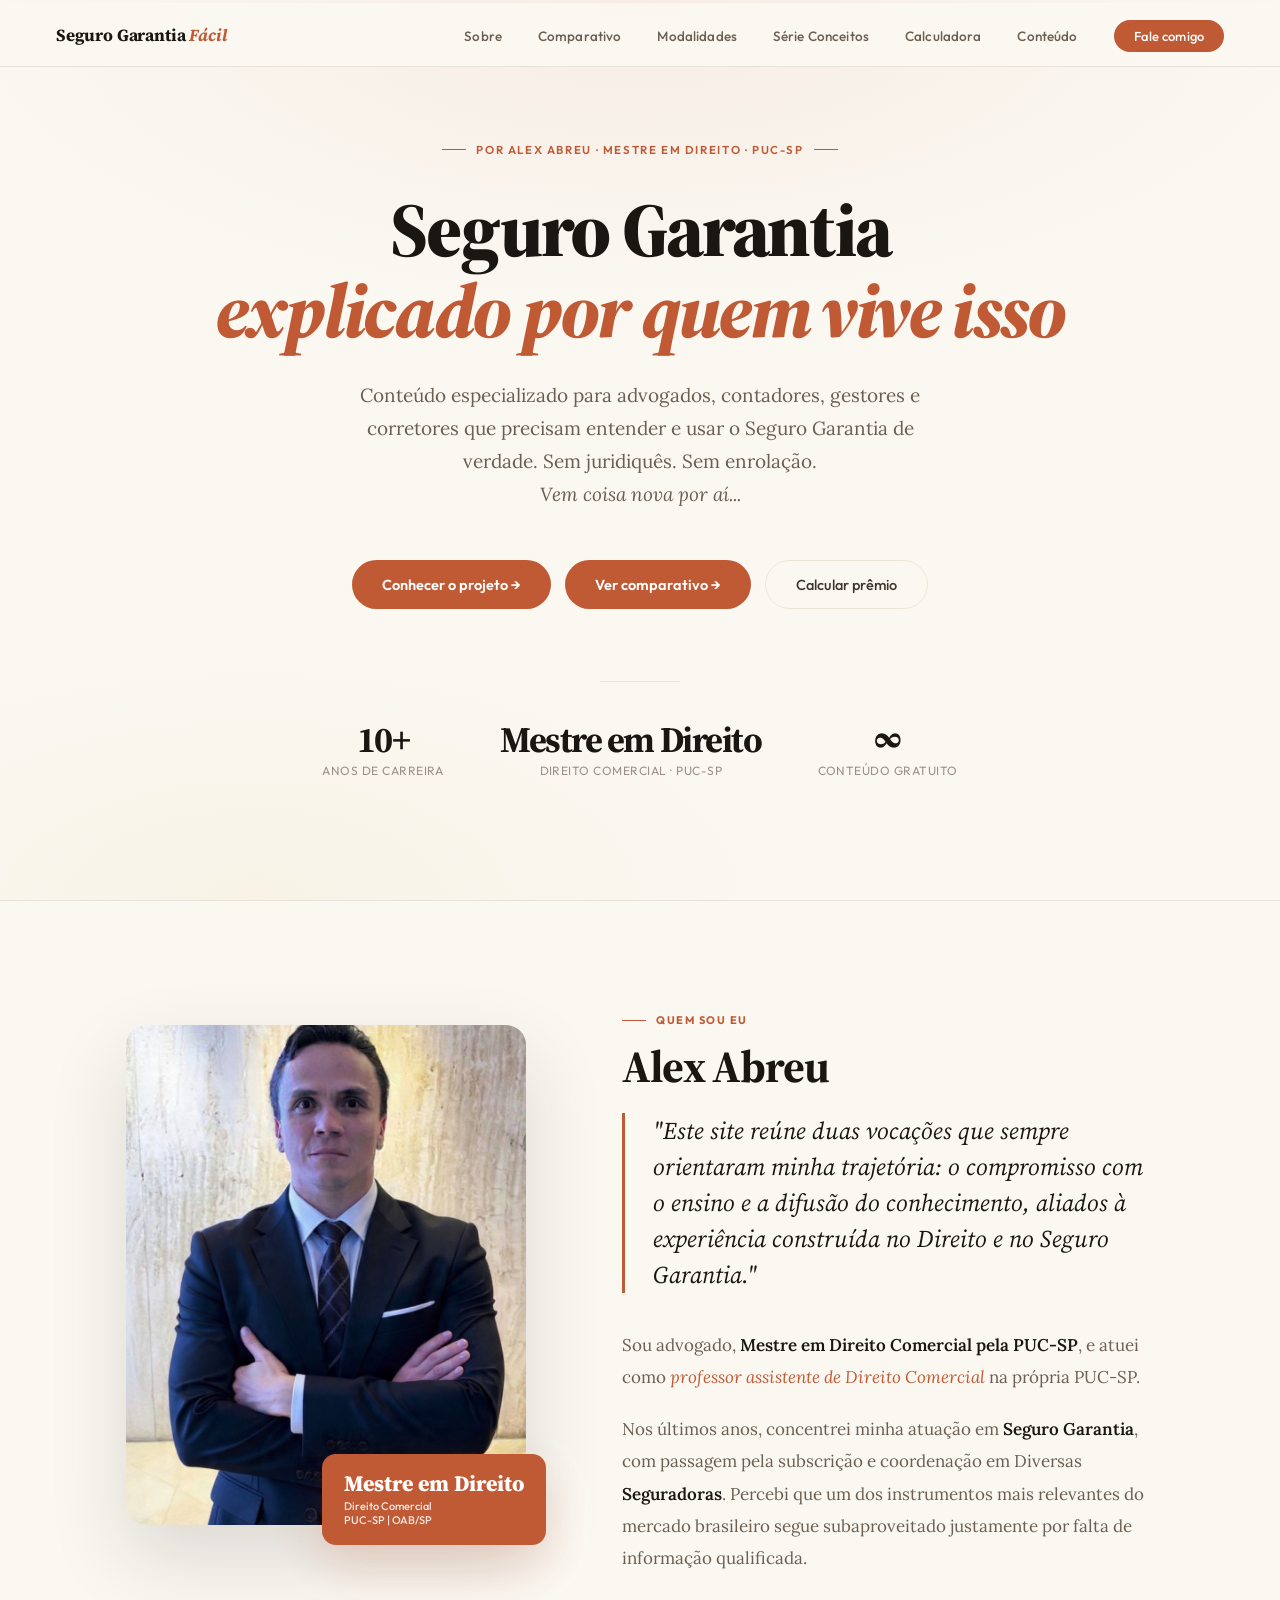
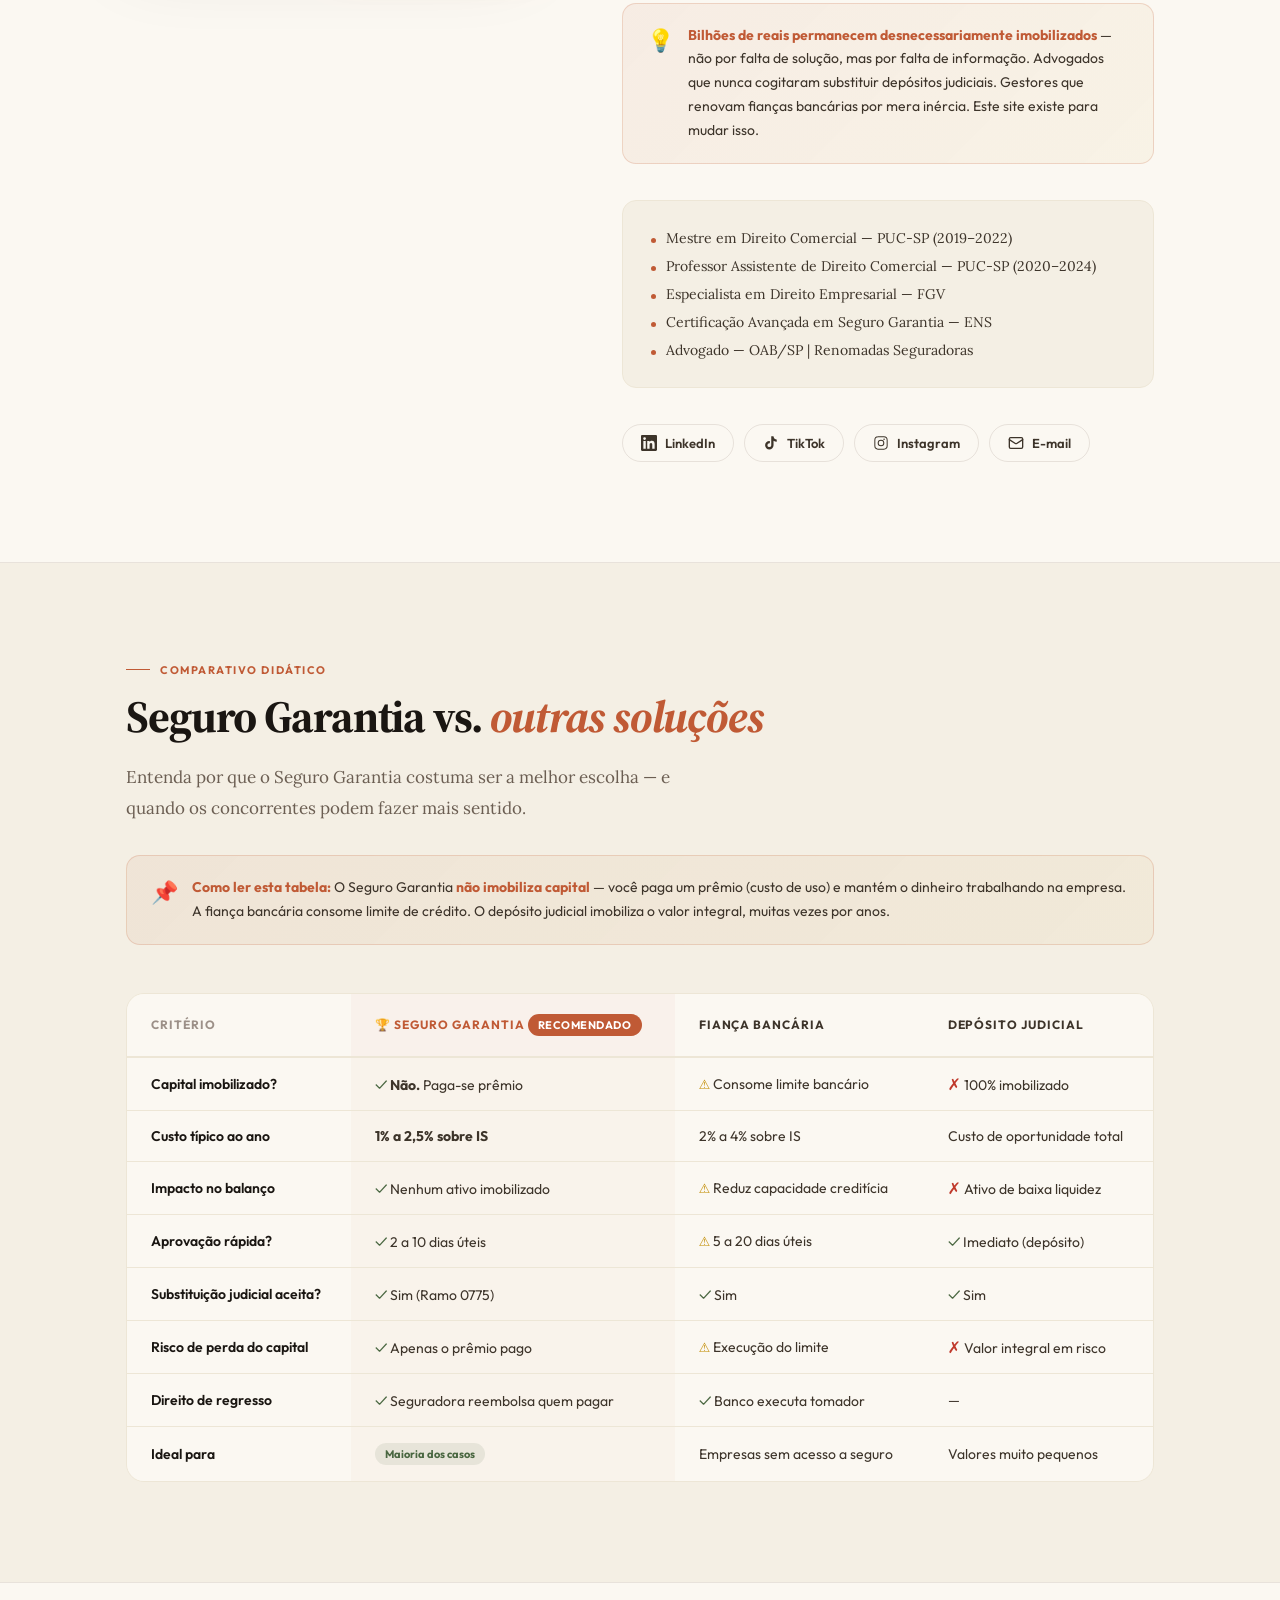
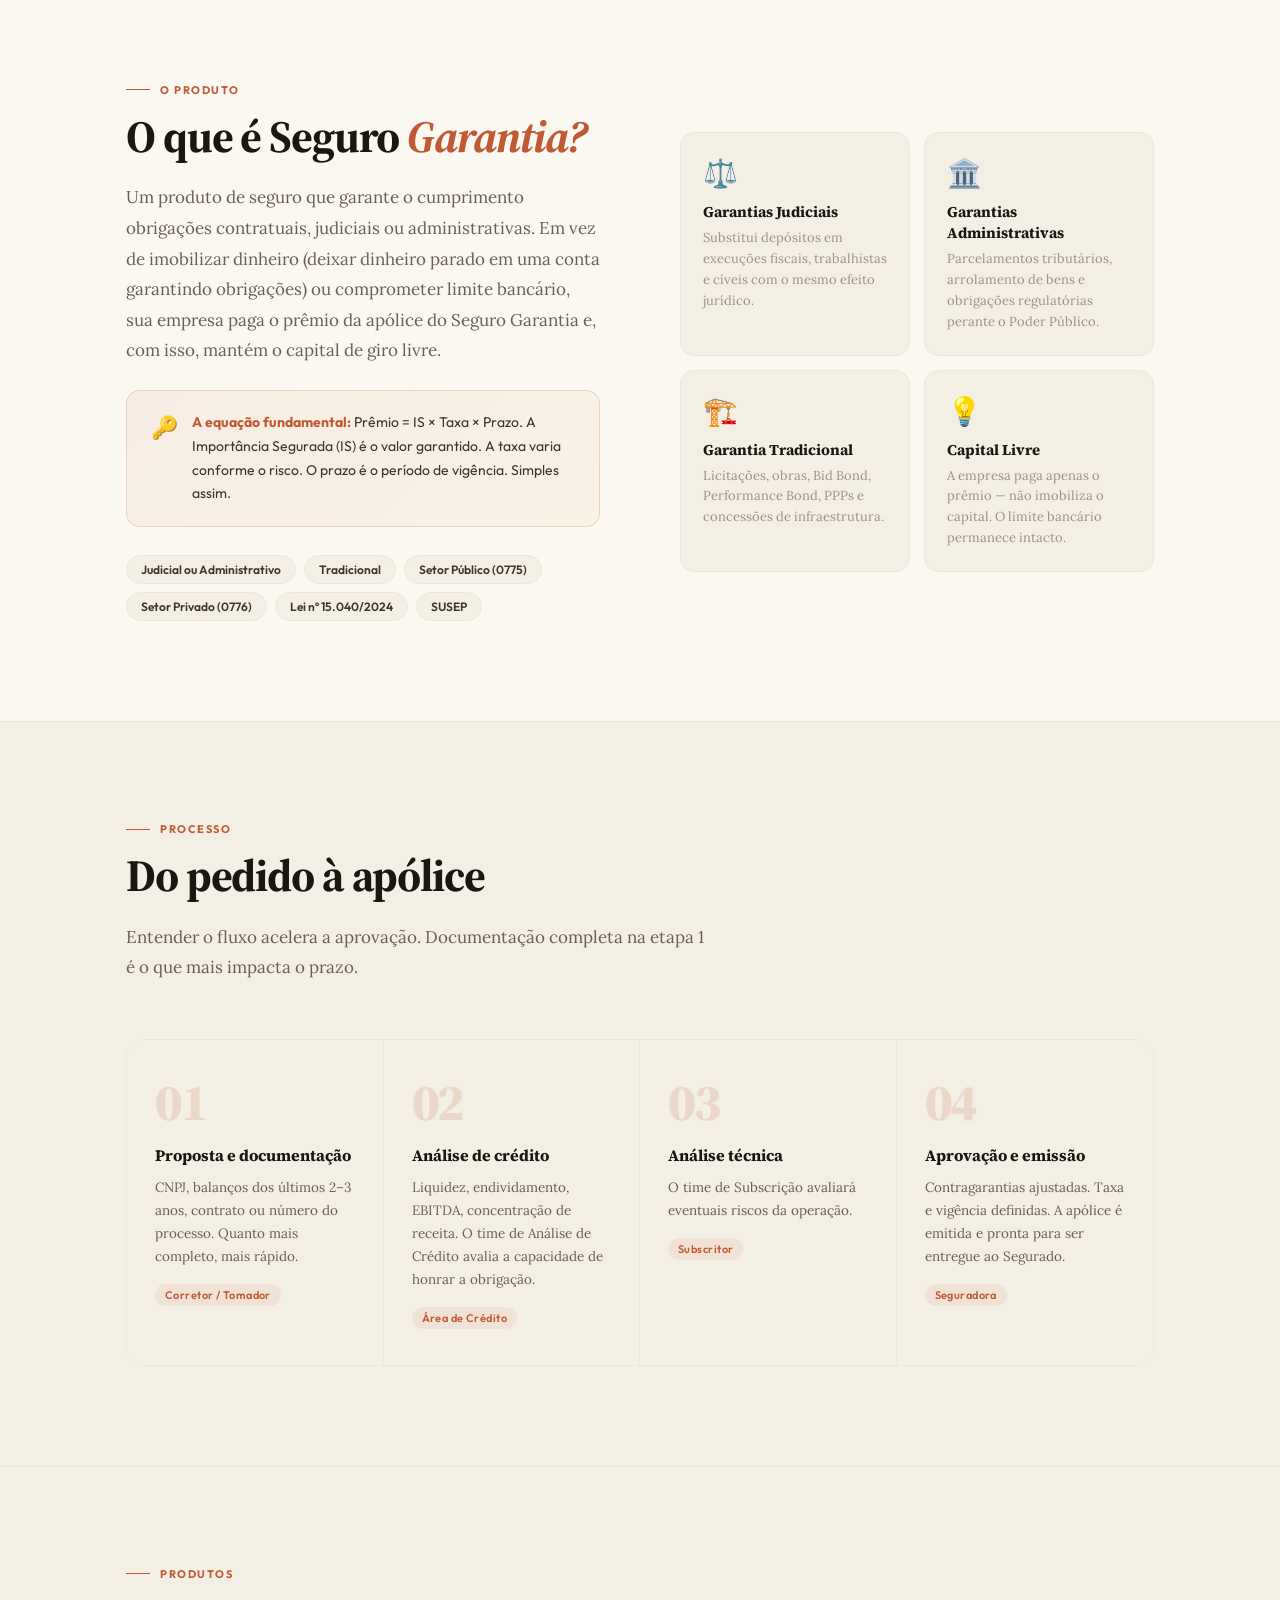
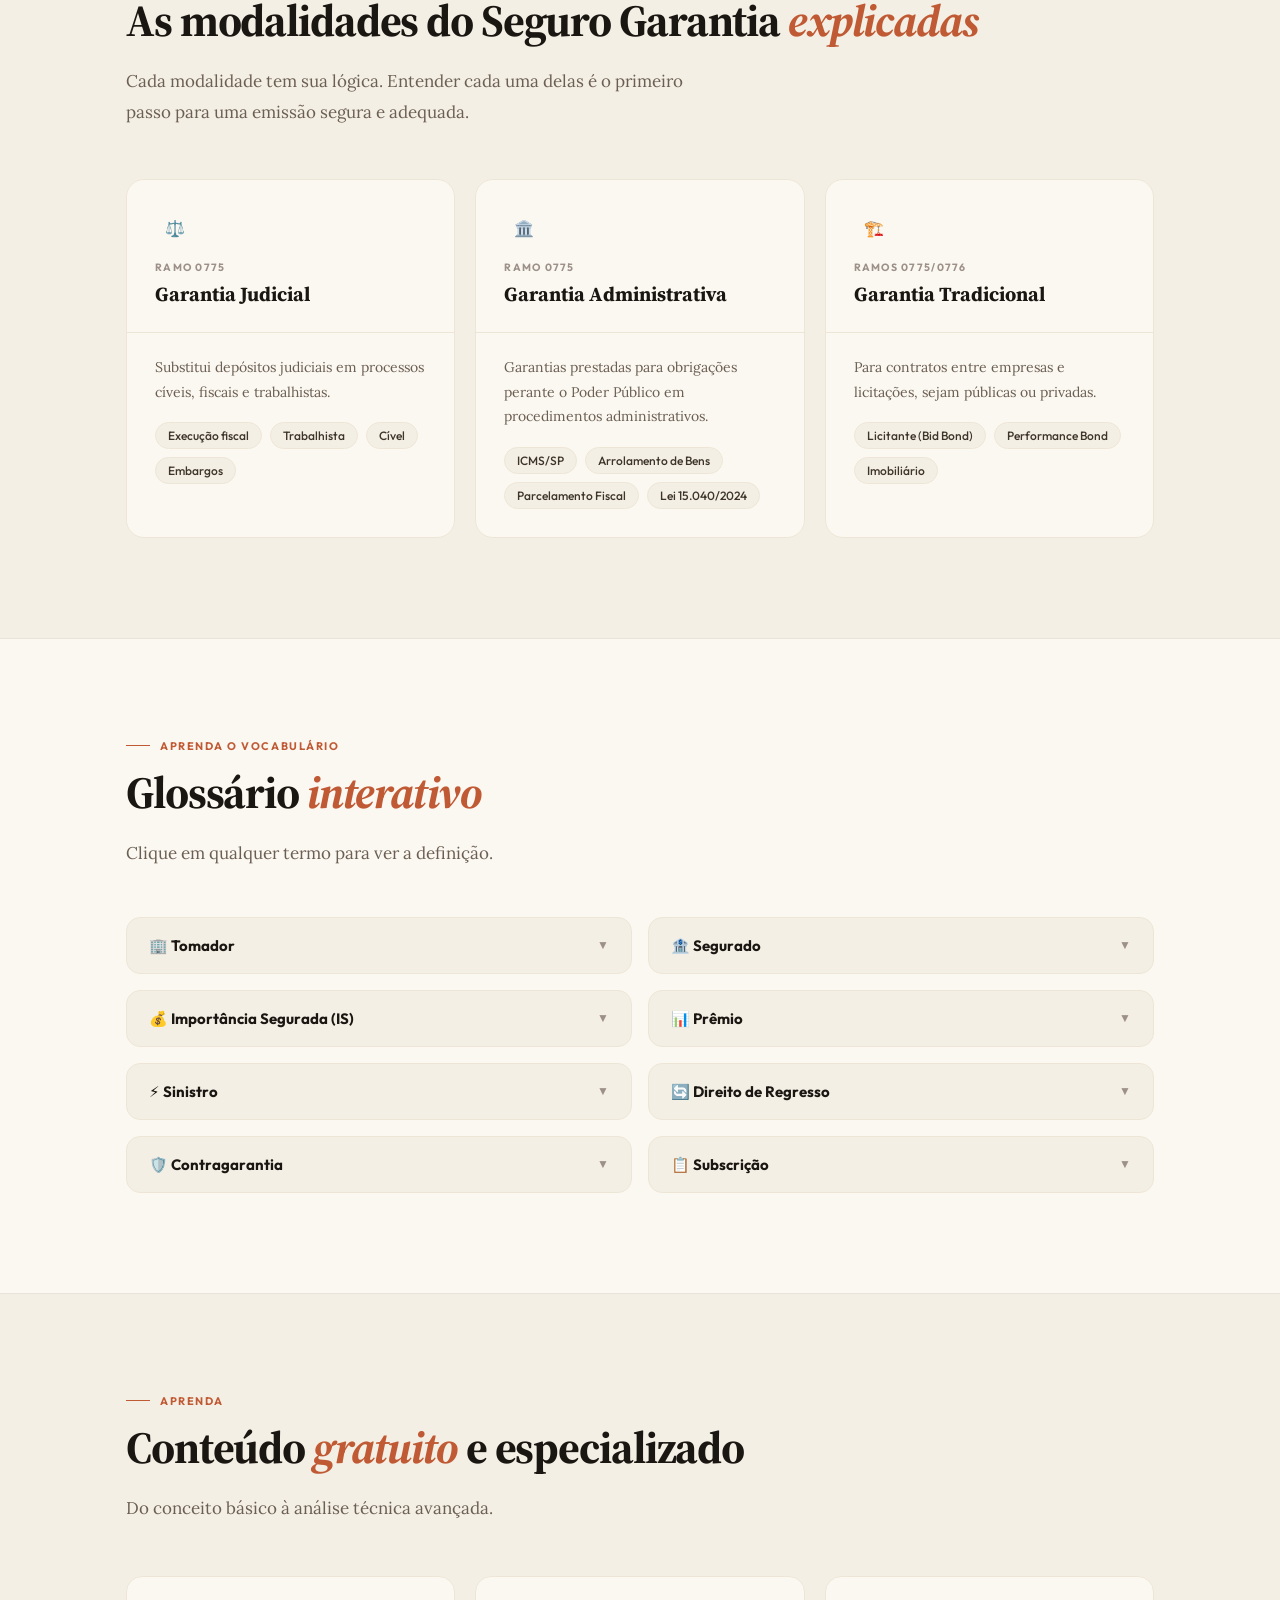
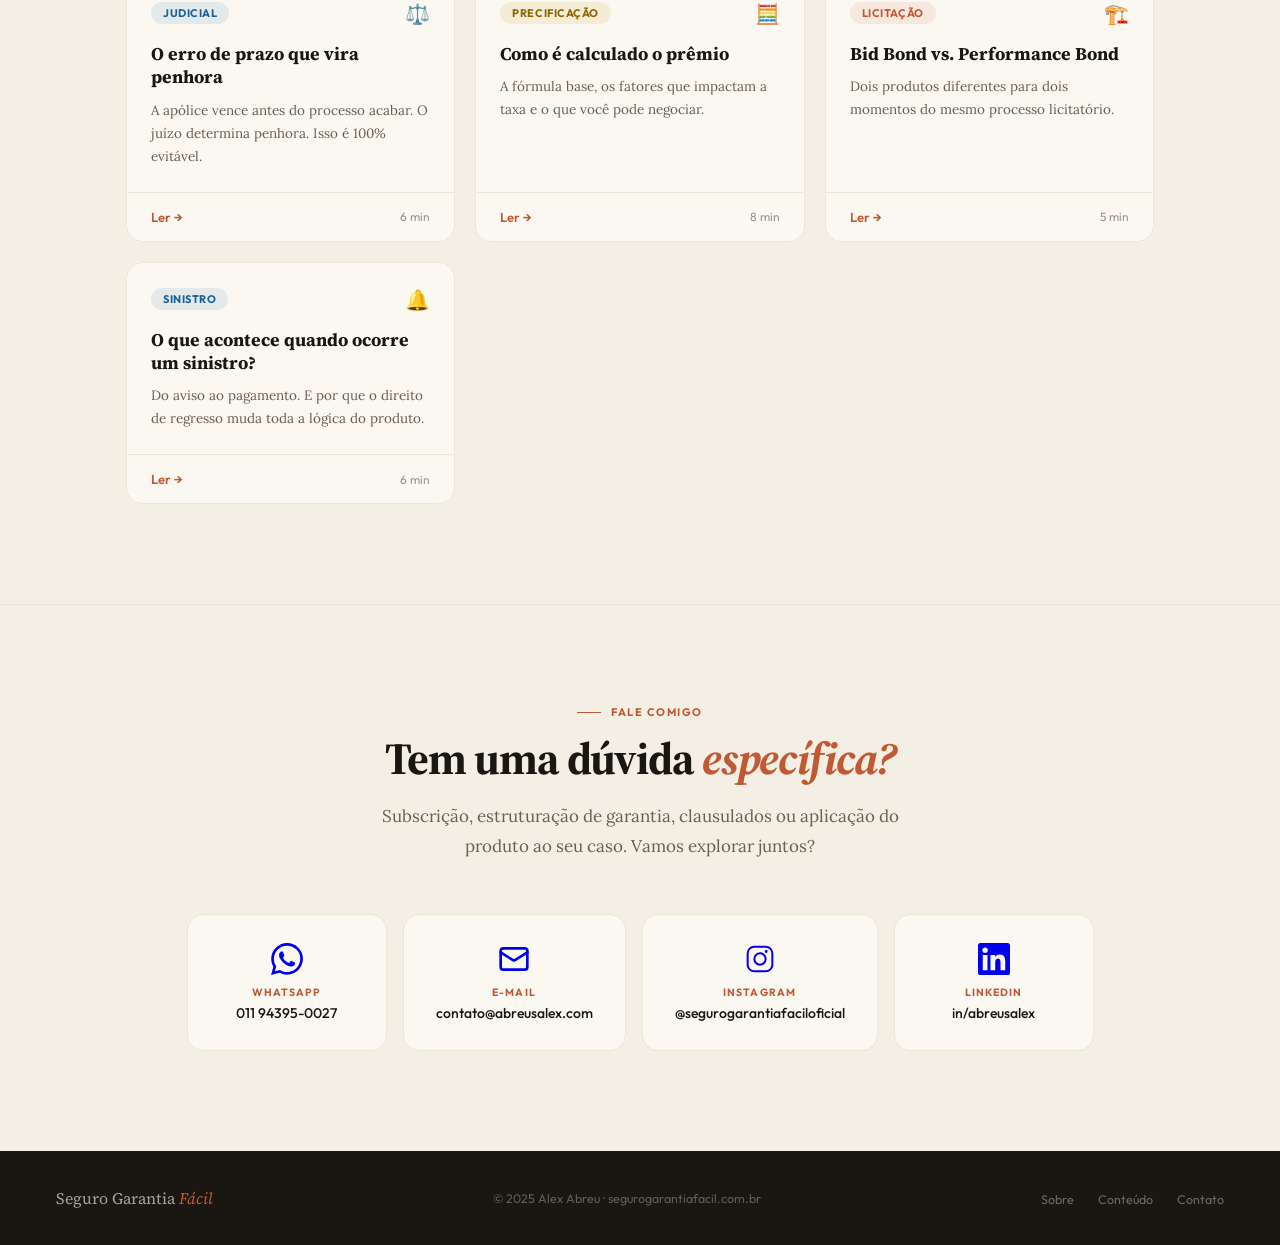
<file: index.html>
<!DOCTYPE html>
<html lang="pt-BR">
<head>
<meta charset="UTF-8">
<meta name="viewport" content="width=device-width, initial-scale=1.0">
<title>Seguro Garantia Fácil — Alex Abreu</title>
<meta name="description" content="Conteúdo especializado em Seguro Garantia por Alex Abreu — Mestre em Direito, professor e coordenador técnico especializado em subscrição de seguro garantia.">
<meta property="og:title" content="Seguro Garantia Fácil — Alex Abreu">
<meta property="og:description" content="Conteúdo especializado em Seguro Garantia por Alex Abreu — Mestre em Direito, professor e coordenador técnico especializado em subscrição de seguro garantia.">
<meta property="og:type" content="website">
<meta property="og:locale" content="pt_BR">
<meta name="twitter:card" content="summary">
<meta name="twitter:title" content="Seguro Garantia Fácil — Alex Abreu">
<meta name="twitter:description" content="Conteúdo especializado em Seguro Garantia por Alex Abreu — Mestre em Direito, professor e coordenador técnico especializado em subscrição de seguro garantia.">
<link rel="icon" href="favicon.svg" type="image/svg+xml">
<link rel="preconnect" href="https://fonts.googleapis.com">
<link rel="preconnect" href="https://fonts.gstatic.com" crossorigin>
<link href="https://fonts.googleapis.com/css2?family=Lora:ital,wght@0,400;0,500;0,600;0,700;1,400;1,500&family=Outfit:wght@300;400;500;600;700&family=Source+Serif+4:ital,opsz,wght@0,8..60,300;0,8..60,700;0,8..60,900;1,8..60,300;1,8..60,700&display=swap" rel="stylesheet">
<style>
:root {
  --ivory:    #FBF8F2;
  --ivory-2:  #F4EFE4;
  --ivory-3:  #EDE6D6;
  --ink:      #1A1612;
  --ink-mid:  #3D342A;
  --ink-soft: #6B5E52;
  --ink-mute: #9C9088;
  --terra:    #C05A35;
  --terra-lt: #D97A52;
  --amber:    #C4900A;
  --amber-lt: #E3AD2A;
  --sage:     #4A6741;
  --line:     rgba(90,70,50,0.12);
  --serif:    'Source Serif 4', 'Lora', Georgia, serif;
  --body:     'Lora', Georgia, serif;
  --ui:       'Outfit', system-ui, sans-serif;
  --mono:     'DM Mono', ui-monospace, monospace;  
  --ease:     cubic-bezier(0.4, 0, 0.2, 1);
  --radius:   16px;

  --shadow-sm: 0 6px 18px rgba(26,22,18,0.05);
  --shadow-md: 0 12px 28px rgba(26,22,18,0.08);

  --max-wrap: 1180px;
  --measure: 68ch;
}
*, *::before, *::after { box-sizing: border-box; margin: 0; padding: 0; }
html { scroll-behavior: smooth; }
body {
  font-family: var(--body);
  background: var(--ivory);
  color: var(--ink-mid);
  overflow-x: hidden;
  -webkit-font-smoothing: antialiased;
}
::-webkit-scrollbar { width: 6px; }
::-webkit-scrollbar-track { background: var(--ivory-2); }
::-webkit-scrollbar-thumb { background: var(--ivory-3); border-radius: 99px; }
#reading-progress {
position: fixed; top: 0; left: 0; height: 3px; z-index: 200;
background: linear-gradient(90deg, var(--terra), var(--amber));
width: 0%; transition: width 0.1s;
}
nav {
position: fixed; top: 3px; left: 0; right: 0; z-index: 100;
background: rgba(251,248,242,0.93);
backdrop-filter: blur(18px);
border-bottom: 1px solid var(--line);
display: flex; align-items: center; justify-content: space-between;
padding: 0 56px; height: 64px;
transition: box-shadow 0.3s;
}
nav.scrolled { box-shadow: 0 4px 24px rgba(28,18,12,0.08); }
.nav-logo {
font-family: var(--serif); font-size: 17px; font-weight: 700;
color: var(--ink); text-decoration: none; letter-spacing: -0.01em;
}
.nav-logo em { font-style: italic; color: var(--terra); }
.nav-links { display: flex; gap: 36px; list-style: none; align-items: center; }
.nav-links a {
font-family: var(--ui); font-size: 13.5px; font-weight: 500;
color: var(--ink-soft); text-decoration: none; letter-spacing: 0.01em;
transition: color 0.2s; position: relative; padding-bottom: 3px;
}
.nav-links a::after {
content: ''; position: absolute; bottom: 0; left: 0; right: 0; height: 2px;
background: var(--terra); transform: scaleX(0); transition: transform 0.25s;
border-radius: 99px;
}
.nav-links a:hover { color: var(--terra); }
.nav-links a:hover::after, .nav-links a.active::after { transform: scaleX(1); }
.nav-links a.active { color: var(--terra); }
.nav-cta {
background: var(--terra) !important; color: #fff !important;
padding: 8px 20px !important; border-radius: 99px !important;
font-size: 13px !important;
}
.nav-cta::after { display: none !important; }
.nav-cta:hover { background: var(--terra-lt) !important; color: #fff !important; }
.hamburger { display: none; flex-direction: column; gap: 5px; cursor: pointer; padding: 8px; }
.hamburger span { display: block; width: 22px; height: 2px; background: var(--ink); border-radius: 2px; transition: all 0.3s; }
.hamburger.open span:nth-child(1) { transform: translateY(7px) rotate(45deg); }
.hamburger.open span:nth-child(2) { opacity: 0; }
.hamburger.open span:nth-child(3) { transform: translateY(-7px) rotate(-45deg); }
.hero {
min-height: 100vh; background: var(--ivory);
display: flex; flex-direction: column;
align-items: center; justify-content: center;
padding: 100px 56px 80px; text-align: center; position: relative;
}
.hero::before {
content: '';
position: absolute; inset: 0;
background:
radial-gradient(ellipse 80% 50% at 50% 0%, rgba(192,90,53,0.07) 0%, transparent 70%),
radial-gradient(ellipse 60% 40% at 20% 100%, rgba(196,144,10,0.05) 0%, transparent 70%);
pointer-events: none;
}
.hero-kicker {
display: inline-flex; align-items: center; gap: 10px;
font-family: var(--ui); font-size: 11.5px; font-weight: 600;
letter-spacing: 0.14em; text-transform: uppercase; color: var(--terra);
margin-bottom: 32px; opacity: 0; animation: fadeUp 0.8s var(--ease) 0.1s forwards;
}
.hero-kicker::before, .hero-kicker::after { content:''; display:block; width:24px; height:1px; background:var(--terra); }
.hero-h1 {
font-family: var(--serif); font-size: clamp(44px,6vw,80px); font-weight: 900;
color: var(--ink); line-height: 1.05; letter-spacing: -0.03em;
max-width: 900px; margin: 0 auto 28px;
opacity: 0; animation: fadeUp 0.8s var(--ease) 0.2s forwards;
}
.hero-h1 em { font-style: italic; color: var(--terra); }
.hero-lead {
font-family: var(--body); font-size: 19px; font-weight: 400; color: var(--ink-soft);
line-height: 1.75; max-width: 620px; margin: 0 auto 48px;
opacity: 0; animation: fadeUp 0.8s var(--ease) 0.3s forwards;
}
.hero-actions {
display: flex; gap: 14px; justify-content: center; flex-wrap: wrap;
opacity: 0; animation: fadeUp 0.8s var(--ease) 0.4s forwards;
}
.btn-terra {
display: inline-flex; align-items: center; gap: 8px;
background: var(--terra); color: #fff; padding: 14px 30px; border-radius: 99px;
font-family: var(--ui); font-weight: 600; font-size: 14.5px; text-decoration: none;
transition: all 0.25s var(--ease);
}
.btn-terra:hover { background: var(--terra-lt); transform: translateY(-2px); box-shadow: 0 10px 28px rgba(192,90,53,0.25); }
.btn-ghost {
display: inline-flex; align-items: center; gap: 8px;
border: 1.5px solid var(--ivory-3); color: var(--ink-mid); padding: 14px 30px;
border-radius: 99px; font-family: var(--ui); font-weight: 500; font-size: 14.5px;
text-decoration: none; transition: all 0.25s;
}
.btn-ghost:hover { border-color: var(--terra); color: var(--terra); }
.hero-line {
width: 80px; height: 1px; background: var(--ivory-3);
margin: 72px auto 40px; opacity: 0; animation: fadeUp 0.8s var(--ease) 0.5s forwards;
}
.hero-stats {
display: flex; gap: 56px; justify-content: center; flex-wrap: wrap;
opacity: 0; animation: fadeUp 0.8s var(--ease) 0.55s forwards;
}
.hero-stat-n {
font-family: var(--serif); font-size: 36px; font-weight: 700;
color: var(--ink); letter-spacing: -0.04em; line-height: 1;
}
.hero-stat-n.counter { min-width: 60px; }
.hero-stat-l {
font-family: var(--ui); font-size: 12px; color: var(--ink-mute);
margin-top: 5px; letter-spacing: 0.04em; text-transform: uppercase;
}
.section { padding: 100px 0; }
.container { max-width: 1140px; margin: 0 auto; padding: 0 56px; }
.eyebrow {
font-family: var(--ui); font-size: 11px; font-weight: 700;
letter-spacing: 0.14em; text-transform: uppercase; color: var(--terra);
margin-bottom: 14px; display: flex; align-items: center; gap: 10px;
}
.eyebrow::before { content:''; width:24px; height:1px; background:var(--terra); }
.h2 {
font-family: var(--serif); font-size: clamp(30px,3.5vw,46px); font-weight: 700;
color: var(--ink); line-height: 1.15; letter-spacing: -0.025em; margin-bottom: 20px;
}
.h2 em { font-style: italic; color: var(--terra); }
.lead-text { font-size: 17px; line-height: 1.8; color: var(--ink-soft); font-weight: 400; max-width: 580px; }
.divider { height: 1px; background: var(--line); }
.reveal { opacity: 0; transform: translateY(30px); transition: opacity 0.7s var(--ease), transform 0.7s var(--ease); }
.reveal.visible { opacity: 1; transform: translateY(0); }
.reveal-delay-1 { transition-delay: 0.1s; }
.reveal-delay-2 { transition-delay: 0.2s; }
.reveal-delay-3 { transition-delay: 0.3s; }
.about { background: var(--ivory); }
.about-inner {
display: grid; grid-template-columns: 400px 1fr; gap: 96px; align-items: start;
}
.about-photo-col { position: relative; padding-top: 24px; }
.about-photo-frame {
position: relative; width: 100%; aspect-ratio: 4/5;
border-radius: 20px; overflow: hidden;
box-shadow: 0 32px 80px rgba(28,18,12,0.14);
}
.about-photo-frame img { width:100%; height:100%; object-fit:cover; display:block; }
.about-float {
position: absolute; bottom: -20px; right: -20px;
background: var(--terra); color: #fff; padding: 18px 22px; border-radius: 14px;
box-shadow: 0 20px 48px rgba(192,90,53,0.2);
}
.about-float-big { font-family:var(--serif); font-size:22px; font-weight:800; line-height:1; }
.about-float-sm { font-family:var(--ui); font-size:11px; opacity:0.85; margin-top:5px; font-weight:500; }
.about-text { padding-top: 12px; }
.manifesto-pull {
font-family: var(--serif); font-size: 24px; font-weight: 400; font-style: italic;
color: var(--ink); line-height: 1.5; border-left: 3px solid var(--terra);
padding-left: 28px; margin-bottom: 36px;
}
.manifesto-body {
font-size: 17px; line-height: 1.9; color: var(--ink-soft); font-weight: 400; margin-bottom: 20px;
}
.manifesto-body strong { color: var(--ink); font-weight: 600; }
.manifesto-body em { font-style: italic; color: var(--terra); }
.callout {
background: linear-gradient(135deg, rgba(192,90,53,0.07), rgba(196,144,10,0.05));
border: 1px solid rgba(192,90,53,0.2); border-radius: 14px;
padding: 20px 24px; margin: 28px 0; display: flex; gap: 14px; align-items: flex-start;
}
.callout-icon { font-size: 22px; flex-shrink: 0; margin-top: 2px; }
.callout-text { font-family: var(--ui); font-size: 14px; line-height: 1.7; color: var(--ink-mid); }
.callout-text strong { color: var(--terra); }
.creds {
display: flex; flex-direction: column; gap: 10px; margin: 36px 0; padding: 28px;
background: var(--ivory-2); border-radius: 14px; border: 1px solid var(--ivory-3);
}
.cred-item { display: flex; align-items: baseline; gap: 10px; font-size: 14px; color: var(--ink-mid); }
.cred-dot { width:5px; height:5px; border-radius:50%; background:var(--terra); flex-shrink:0; margin-top:7px; }
.about-socials { display: flex; gap: 10px; flex-wrap: wrap; }
.soc-btn {
display: inline-flex; align-items: center; gap: 8px;
padding: 10px 18px; border-radius: 99px; border: 1.5px solid var(--line);
font-family: var(--ui); font-size: 13px; font-weight: 600;
color: var(--ink-mid); text-decoration: none; transition: all 0.2s;
}
.soc-btn:hover { border-color: var(--terra); color: var(--terra); background: rgba(192,90,53,0.04); }
.comparison { background: var(--ivory-2); }
.comp-table-wrap { overflow-x: auto; margin-top: 48px; border-radius: 18px; border: 1px solid var(--ivory-3); }
.comp-table { width: 100%; border-collapse: collapse; background: var(--ivory); }
.comp-table th {
font-family: var(--ui); font-size: 12px; font-weight: 700; text-transform: uppercase;
letter-spacing: 0.08em; padding: 20px 24px; text-align: left;
border-bottom: 2px solid var(--ivory-3); white-space: nowrap;
}
.comp-table th:first-child { color: var(--ink-mute); }
.comp-table th.highlight { color: var(--terra); background: rgba(192,90,53,0.04); }
.comp-table td {
padding: 16px 24px; font-family: var(--ui); font-size: 14px; color: var(--ink-mid);
border-bottom: 1px solid var(--ivory-3); vertical-align: middle;
}
.comp-table td.feature { font-weight: 600; color: var(--ink); }
.comp-table td.highlight { background: rgba(192,90,53,0.03); }
.comp-table tr:last-child td { border-bottom: none; }
.comp-table tr:hover td { background: var(--ivory-2); }
.comp-table tr:hover td.highlight { background: rgba(192,90,53,0.07); }
.check { color: var(--sage); font-size: 16px; }
.cross { color: #c0392b; font-size: 16px; }
.partial { color: var(--amber); font-size: 13px; }
.badge-sg {
display: inline-flex; align-items: center; gap: 6px;
background: var(--terra); color: #fff; font-size: 11px; font-weight: 700;
padding: 4px 10px; border-radius: 99px; letter-spacing: 0.05em;
}
.badge-rec {
display: inline-flex; align-items: center;
background: rgba(74,103,65,0.1); color: var(--sage); font-size: 11px; font-weight: 700;
padding: 4px 10px; border-radius: 99px;
}
.what { background: var(--ivory); }
.what-grid { display: grid; grid-template-columns: 1fr 1fr; gap: 80px; align-items: center; }
.what-cards { display: grid; grid-template-columns: 1fr 1fr; gap: 14px; }
.wcard {
background: var(--ivory-2); border: 1px solid var(--ivory-3); border-radius: 14px;
padding: 22px; transition: all 0.25s; cursor: default;
}
.wcard:hover { border-color: var(--terra); box-shadow: 0 8px 28px rgba(192,90,53,0.1); transform: translateY(-2px); }
.wcard-icon { font-size: 28px; margin-bottom: 10px; }
.wcard-title { font-family: var(--serif); font-size: 15px; font-weight: 700; color: var(--ink); margin-bottom: 6px; }
.wcard-desc { font-size: 13px; color: var(--ink-mute); line-height: 1.6; }
.pill-row { display: flex; gap: 8px; flex-wrap: wrap; margin-top: 28px; }
.pill {
font-family: var(--ui); font-size: 12px; font-weight: 600; padding: 6px 14px;
border-radius: 99px; background: var(--ivory-2); border: 1px solid var(--ivory-3); color: var(--ink-mid);
}
.how { background: var(--ivory-2); }
.how-steps { display: grid; grid-template-columns: repeat(4,1fr); gap: 0; margin-top: 56px; border: 1px solid var(--ivory-3); border-radius: 18px; overflow: hidden; }
.step {
padding: 36px 28px; border-right: 1px solid var(--ivory-3); position: relative;
background: var(--ivory-2); transition: background 0.25s;
}
.step:last-child { border-right: none; }
.step:hover { background: var(--ivory); }
.step-n {
font-family: var(--serif); font-size: 52px; font-weight: 900;
color: rgba(192,90,53,0.15); line-height: 1; margin-bottom: 16px; letter-spacing: -0.04em;
}
.step:hover .step-n { color: rgba(192,90,53,0.3); }
.step-title { font-family: var(--serif); font-size: 16px; font-weight: 700; color: var(--ink); margin-bottom: 10px; }
.step-body { font-size: 13.5px; color: var(--ink-soft); line-height: 1.7; }
.step-tag {
display: inline-block; margin-top: 16px;
font-family: var(--ui); font-size: 11px; font-weight: 600;
padding: 4px 10px; border-radius: 99px;
background: rgba(192,90,53,0.08); color: var(--terra); letter-spacing: 0.04em;
}
.glossary { background: var(--ivory); }
.glossary-grid { display: grid; grid-template-columns: 1fr 1fr; gap: 16px; margin-top: 48px; }
.glossary-item {
border: 1px solid var(--ivory-3); border-radius: 14px; overflow: hidden;
background: var(--ivory-2); transition: border-color 0.2s;
}
.glossary-item:hover { border-color: var(--terra); }
.glossary-header {
display: flex; align-items: center; justify-content: space-between;
padding: 18px 22px; cursor: pointer; user-select: none;
}
.glossary-term { font-family: var(--ui); font-size: 15px; font-weight: 700; color: var(--ink); }
.glossary-arrow { font-size: 12px; color: var(--ink-mute); transition: transform 0.25s; }
.glossary-item.open .glossary-arrow { transform: rotate(180deg); }
.glossary-body {
padding: 0 22px; max-height: 0; overflow: hidden;
transition: max-height 0.35s var(--ease), padding 0.25s;
font-family: var(--ui); font-size: 14px; line-height: 1.75; color: var(--ink-soft);
}
.glossary-item.open .glossary-body { max-height: 300px; padding: 0 22px 20px; }
.glossary-tag {
display: inline-block; margin-top: 10px; font-size: 11px; font-weight: 700;
padding: 3px 10px; border-radius: 99px;
background: rgba(192,90,53,0.08); color: var(--terra); letter-spacing: 0.05em;
}
.mod { background: var(--ivory-2); }
.mod-grid { display: grid; grid-template-columns: repeat(3,1fr); gap: 20px; margin-top: 52px; }
.mcard {
background: var(--ivory); border: 1px solid var(--ivory-3); border-radius: 18px;
overflow: hidden; transition: all 0.3s var(--ease);
}
.mcard:hover { transform: translateY(-6px); box-shadow: 0 24px 56px rgba(28,18,12,0.08); border-color: transparent; }
.mcard-top { padding: 28px 28px 24px; border-bottom: 1px solid var(--ivory-3); }
.mcard-icon { width:40px; height:40px; margin-bottom:12px; display:flex; align-items:center; justify-content:center; }
.mcard-label { font-family:var(--ui); font-size:10.5px; font-weight:700; letter-spacing:0.12em; text-transform:uppercase; color:var(--ink-mute); margin-bottom:6px; }
.mcard-title { font-family:var(--serif); font-size:20px; font-weight:700; color:var(--ink); }
.mcard-body { padding: 22px 28px 28px; }
.mcard-desc { font-size:14px; color:var(--ink-soft); line-height:1.75; margin-bottom:18px; }
.tags { display:flex; flex-wrap:wrap; gap:8px; }
.tag { font-family:var(--ui); font-size:12px; font-weight:500; padding:5px 12px; border-radius:99px; background:var(--ivory-2); border:1px solid var(--ivory-3); color:var(--ink-mid); }
.content-sec { background: var(--ivory-2); }
.art-grid { display:grid; grid-template-columns:repeat(3,1fr); gap:20px; margin-top:52px; }
.acard { background:var(--ivory); border:1px solid var(--ivory-3); border-radius:16px; overflow:hidden; display:flex; flex-direction:column; text-decoration:none; transition:all 0.3s var(--ease); }
.acard:hover { transform:translateY(-5px); box-shadow:0 20px 48px rgba(28,18,12,0.09); border-color:transparent; }
.acard-top { padding:24px 24px 0; display:flex; align-items:center; justify-content:space-between; }
.atag { font-family:var(--ui); font-size:11px; font-weight:700; padding:4px 12px; border-radius:99px; letter-spacing:0.05em; text-transform:uppercase; }
.atag-j { background:rgba(26,97,153,0.1); color:#1a6199; }
.atag-c { background:rgba(196,144,10,0.12); color:#8A6500; }
.atag-a { background:rgba(74,103,65,0.1); color:var(--sage); }
.atag-t { background:rgba(192,90,53,0.1); color:var(--terra); }
.acard-ico { font-size:20px; }
.acard-body { padding:16px 24px 24px; flex:1; }
.acard-title { font-family:var(--serif); font-size:18px; font-weight:700; color:var(--ink); margin-bottom:10px; line-height:1.3; }
.acard-desc { font-size:13.5px; color:var(--ink-soft); line-height:1.7; }
.acard-foot { padding:16px 24px; border-top:1px solid var(--ivory-3); display:flex; align-items:center; justify-content:space-between; }
.acard-read { font-family:var(--ui); font-size:13px; font-weight:600; color:var(--terra); display:flex; align-items:center; gap:5px; }
.acard-time { font-family:var(--ui); font-size:12px; color:var(--ink-mute); }
.social-sec { background: var(--ivory); }
.soc-grid { display:grid; grid-template-columns:1fr 1fr; gap:20px; margin-top:48px; }
.soc-card { border-radius:20px; padding:40px; display:flex; flex-direction:column; gap:14px; position:relative; overflow:hidden; }
.soc-li { background: var(--ink); }
.soc-tt { background: #111; border: 1px solid rgba(255,255,255,0.06); }
.soc-card::after { content:''; position:absolute; top:-60px; right:-60px; width:200px; height:200px; border-radius:50%; background:rgba(255,255,255,0.03); }
.soc-name { font-family:var(--ui); font-size:11px; font-weight:700; letter-spacing:0.12em; text-transform:uppercase; color:rgba(255,255,255,0.45); }
.soc-head { font-family:var(--serif); font-size:24px; font-weight:700; color:#fff; line-height:1.25; }
.soc-desc { font-size:14px; color:rgba(255,255,255,0.55); line-height:1.7; font-weight:300; }
.soc-link { display:inline-flex; align-items:center; gap:8px; padding:11px 22px; border-radius:99px; background:rgba(255,255,255,0.1); border:1px solid rgba(255,255,255,0.12); color:#fff; text-decoration:none; font-family:var(--ui); font-size:13.5px; font-weight:600; width:fit-content; margin-top:6px; transition:background 0.2s; }
.soc-link:hover { background:rgba(255,255,255,0.18); }
.cta-sec { background:var(--ivory-2); padding:100px 0; text-align:center; }
.cta-sec .h2 { max-width:680px; margin:0 auto 16px; }
.cta-sec .lead-text { margin:0 auto 52px; text-align:center; }
.cta-cards { display:flex; gap:16px; justify-content:center; flex-wrap:wrap; }
.cta-card {
background:var(--ivory); border:1px solid var(--ivory-3); border-radius:16px;
padding:28px 32px; text-align:center; text-decoration:none; min-width:200px;
transition:all 0.25s;
}
.cta-card:hover { border-color:var(--terra); transform:translateY(-4px); box-shadow:0 16px 40px rgba(192,90,53,0.1); }
.cta-ico { font-size:28px; margin-bottom:10px; display:flex; align-items:center; justify-content:center; }
.cta-label { font-family:var(--ui); font-size:10.5px; font-weight:700; letter-spacing:0.1em; text-transform:uppercase; color:var(--terra); margin-bottom:5px; }
.cta-val { font-family:var(--ui); font-size:14px; color:var(--ink); font-weight:500; }
#back-to-top {
position: fixed; bottom: 32px; right: 32px; z-index: 90;
width: 44px; height: 44px; border-radius: 50%;
background: var(--terra); color: #fff; border: none; cursor: pointer;
display: flex; align-items: center; justify-content: center;
font-size: 18px; box-shadow: 0 8px 24px rgba(192,90,53,0.3);
opacity: 0; pointer-events: none;
transition: opacity 0.3s, transform 0.3s;
}
#back-to-top.visible { opacity: 1; pointer-events: auto; }
#back-to-top:hover { transform: translateY(-3px); }
footer {
background: var(--ink); padding: 36px 56px;
display: flex; align-items: center; justify-content: space-between;
}
.f-logo { font-family:var(--serif); font-size:16px; color:rgba(255,255,255,0.6); }
.f-logo em { font-style:italic; color:var(--terra); }
.f-copy { font-family:var(--ui); font-size:12.5px; color:rgba(255,255,255,0.3); }
.f-links { display:flex; gap:24px; list-style:none; }
.f-links a { font-family:var(--ui); font-size:12.5px; color:rgba(255,255,255,0.35); text-decoration:none; transition:color 0.2s; }
.f-links a:hover { color:var(--terra); }
@keyframes fadeUp { from { opacity:0; transform:translateY(20px); } to { opacity:1; transform:translateY(0); } }
@media (max-width: 960px) {
nav { padding: 0 24px; }
.nav-links { display: none; }
.hamburger { display: flex; }
.nav-links.mobile-open {
display: flex; flex-direction: column; position: fixed;
top: 67px; left: 0; right: 0; background: var(--ivory);
padding: 24px; gap: 20px; border-bottom: 1px solid var(--line);
box-shadow: 0 8px 32px rgba(28,18,12,0.1);
}
.hero { padding: 100px 24px 72px; }
.container { padding: 0 24px; }
.about-inner, .what-grid { grid-template-columns: 1fr; gap: 48px; }
.about-float { display: none; }
.how-steps { grid-template-columns: 1fr 1fr; }
.mod-grid, .art-grid { grid-template-columns: 1fr; }
.soc-grid { grid-template-columns: 1fr; }
.calc-box { grid-template-columns: 1fr; }
.calc-form-side { border-right: none; border-bottom: 1px solid var(--ivory-3); }
.f-row-2 { grid-template-columns: 1fr; }
.cta-cards { flex-direction: column; align-items: center; }
footer { flex-direction: column; gap: 16px; text-align: center; }
.hero-stats { gap: 32px; }
.section { padding: 72px 0; }
.glossary-grid { grid-template-columns: 1fr; }
.comp-table th, .comp-table td { padding: 12px 14px; font-size: 13px; }
}
</style>
</head>
<body>

<div id="reading-progress"></div>
<button id="back-to-top" onclick="window.scrollTo({top:0,behavior:'smooth'})">↑</button>

<nav id="main-nav">
  <a href="#" class="nav-logo">Seguro Garantia <em>Fácil</em></a>
  <ul class="nav-links" id="nav-links">
    <li><a href="#sobre">Sobre</a></li>
    <li><a href="#comparativo">Comparativo</a></li>
    <li><a href="#modalidades">Modalidades</a></li>
    <li><a href="glossario.html">Série Conceitos</a></li>
    <li><a href="calculadora.html">Calculadora</a></li>
    <li><a href="#conteudo">Conteúdo</a></li>
    <li><a href="#contato" class="nav-cta">Fale comigo</a></li>
  </ul>
  <div class="hamburger" id="hamburger" onclick="toggleMenu()">
    <span></span><span></span><span></span>
  </div>
</nav>

<section class="hero" id="home">
  <div class="hero-kicker">por Alex Abreu · Mestre em Direito · PUC-SP</div>
  <h1 class="hero-h1">Seguro Garantia<br><em>explicado por quem vive isso</em></h1>
  <p class="hero-lead">
    Conteúdo especializado para advogados, contadores, gestores e corretores que precisam entender e usar o Seguro Garantia de verdade. Sem juridiquês. Sem enrolação.<br><em>Vem coisa nova por aí...</em>
  </p>
  <div class="hero-actions">
    <a href="#sobre" class="btn-terra">Conhecer o projeto →</a>
    <a href="#comparativo" class="btn-terra">Ver comparativo →</a>
    <a href="calculadora.html" class="btn-ghost">Calcular prêmio</a>
  </div>
  <div class="hero-line"></div>
  <div class="hero-stats">
    <div>
      <div class="hero-stat-n counter" data-target="10" data-suffix="+">0+</div>
      <div class="hero-stat-l">anos de carreira</div>
    </div>
    <div>
      <div class="hero-stat-n">Mestre em Direito</div>
      <div class="hero-stat-l">Direito Comercial · PUC-SP</div>
    </div>
    <div>
      <div class="hero-stat-n">∞</div>
      <div class="hero-stat-l">conteúdo gratuito</div>
    </div>
  </div>
</section>

<div class="divider"></div>

<section class="section about" id="sobre">
  <div class="container">
    <div class="about-inner">
      <div class="about-photo-col reveal">
        <div class="about-photo-frame">
          <img src="hero.jpg" alt="Alex Abreu — Seguro Garantia Fácil">
        </div>
        <div class="about-float">
          <div class="about-float-big">Mestre em Direito</div>
          <div class="about-float-sm">Direito Comercial<br>PUC-SP | OAB/SP</div>
        </div>
      </div>
      <div class="about-text reveal reveal-delay-1">
        <div class="eyebrow">Quem sou eu</div>
        <h2 class="h2">Alex Abreu</h2>
        <blockquote class="manifesto-pull">
          "Este site reúne duas vocações que sempre orientaram minha trajetória: o compromisso com o ensino e a difusão do conhecimento, aliados à experiência construída no Direito e no Seguro Garantia."
        </blockquote>
        <p class="manifesto-body">
          Sou advogado, <strong>Mestre em Direito Comercial pela PUC-SP</strong>, e atuei como <em>professor assistente de Direito Comercial</em> na própria PUC-SP.
        </p>
        <p class="manifesto-body">
          Nos últimos anos, concentrei minha atuação em <strong>Seguro Garantia</strong>, com passagem pela subscrição e coordenação em Diversas <strong>Seguradoras</strong>. Percebi que um dos instrumentos mais relevantes do mercado brasileiro segue subaproveitado justamente por falta de informação qualificada.
        </p>
        <div class="callout">
          <span class="callout-icon">💡</span>
          <div class="callout-text">
            <strong>Bilhões de reais permanecem desnecessariamente imobilizados</strong> — não por falta de solução, mas por falta de informação. Advogados que nunca cogitaram substituir depósitos judiciais. Gestores que renovam fianças bancárias por mera inércia. Este site existe para mudar isso.
          </div>
        </div>
        <div class="creds">
          <div class="cred-item"><div class="cred-dot"></div>Mestre em Direito Comercial — PUC-SP (2019–2022)</div>
          <div class="cred-item"><div class="cred-dot"></div>Professor Assistente de Direito Comercial — PUC-SP (2020–2024)</div>
          <div class="cred-item"><div class="cred-dot"></div>Especialista em Direito Empresarial — FGV</div>
          <div class="cred-item"><div class="cred-dot"></div>Certificação Avançada em Seguro Garantia — ENS</div>
          <div class="cred-item"><div class="cred-dot"></div>Advogado — OAB/SP | Renomadas Seguradoras</div>
        </div>
        <div class="about-socials">
          <a href="https://www.linkedin.com/in/abreusalex/" target="_blank" rel="noopener noreferrer" class="soc-btn">
            <svg width="16" height="16" viewBox="0 0 24 24" fill="currentColor"><path d="M20.447 20.452h-3.554v-5.569c0-1.328-.027-3.037-1.852-3.037-1.853 0-2.136 1.445-2.136 2.939v5.667H9.351V9h3.414v1.561h.046c.477-.9 1.637-1.85 3.37-1.85 3.601 0 4.267 2.37 4.267 5.455v6.286zM5.337 7.433a2.062 2.062 0 01-2.063-2.065 2.064 2.064 0 112.063 2.065zm1.782 13.019H3.555V9h3.564v11.452zM22.225 0H1.771C.792 0 0 .774 0 1.729v20.542C0 23.227.792 24 1.771 24h20.451C23.2 24 24 23.227 24 22.271V1.729C24 .774 23.2 0 22.222 0h.003z"/></svg>
            LinkedIn
          </a>
          <a href="https://www.tiktok.com/@segurogarantiaoficial" target="_blank" rel="noopener noreferrer" class="soc-btn">
            <svg width="16" height="16" viewBox="0 0 24 24" fill="currentColor"><path d="M19.59 6.69a4.83 4.83 0 01-3.77-4.25V2h-3.45v13.67a2.89 2.89 0 01-2.88 2.5 2.89 2.89 0 01-2.89-2.89 2.89 2.89 0 012.89-2.89c.28 0 .54.04.79.1V9.01a6.34 6.34 0 00-.79-.05 6.34 6.34 0 00-6.34 6.34 6.34 6.34 0 006.34 6.34 6.34 6.34 0 006.33-6.34V8.69a8.18 8.18 0 004.79 1.54V6.79a4.85 4.85 0 01-1.02-.1z"/></svg>
            TikTok
          </a>
          <a href="https://www.instagram.com/segurogarantiafaciloficial" target="_blank" class="soc-btn" rel="noopener noreferrer" aria-label="Instagram Seguro Garantia Oficial">
          <svg width="16" height="16" viewBox="0 0 24 24" fill="currentColor" aria-hidden="true">
            <path d="M7.75 2h8.5A5.75 5.75 0 0 1 22 7.75v8.5A5.75 5.75 0 0 1 16.25 22h-8.5A5.75 5.75 0 0 1 2 16.25v-8.5A5.75 5.75 0 0 1 7.75 2Zm0 1.5A4.25 4.25 0 0 0 3.5 7.75v8.5A4.25 4.25 0 0 0 7.75 20.5h8.5a4.25 4.25 0 0 0 4.25-4.25v-8.5A4.25 4.25 0 0 0 16.25 3.5h-8.5Zm8.88 1.75a1.12 1.12 0 1 1 0 2.24 1.12 1.12 0 0 1 0-2.24ZM12 7a5 5 0 1 1 0 10 5 5 0 0 1 0-10Zm0 1.5A3.5 3.5 0 1 0 12 15.5 3.5 3.5 0 0 0 12 8.5Z"/>
          </svg>
          Instagram
        </a>
          <a href="mailto:contato@abreusalex.com" class="soc-btn">
            <svg width="16" height="16" viewBox="0 0 24 24" fill="none" stroke="currentColor" stroke-width="2" stroke-linecap="round" stroke-linejoin="round"><rect x="2" y="4" width="20" height="16" rx="2"/><path d="m22 7-8.97 5.7a1.94 1.94 0 01-2.06 0L2 7"/></svg>
            E-mail
          </a>
        </div>
      </div>
    </div>
  </div>
</section>

<div class="divider"></div>

<section class="section comparison" id="comparativo">
  <div class="container">
    <div class="eyebrow">Comparativo didático</div>
    <h2 class="h2">Seguro Garantia vs. <em>outras soluções</em></h2>
    <p class="lead-text">Entenda por que o Seguro Garantia costuma ser a melhor escolha — e quando os concorrentes podem fazer mais sentido.</p>
    <div class="callout reveal" style="margin-top:32px">
      <span class="callout-icon">📌</span>
      <div class="callout-text">
        <strong>Como ler esta tabela:</strong> O Seguro Garantia <strong>não imobiliza capital</strong> — você paga um prêmio (custo de uso) e mantém o dinheiro trabalhando na empresa. A fiança bancária consome limite de crédito. O depósito judicial imobiliza o valor integral, muitas vezes por anos.
      </div>
    </div>
    <div class="comp-table-wrap reveal reveal-delay-1">
      <table class="comp-table">
        <thead>
          <tr>
            <th>Critério</th>
            <th class="highlight">🏆 Seguro Garantia <span class="badge-sg">Recomendado</span></th>
            <th>Fiança Bancária</th>
            <th>Depósito Judicial</th>
          </tr>
        </thead>
        <tbody>
          <tr>
            <td class="feature">Capital imobilizado?</td>
            <td class="highlight"><span class="check">✓</span> <strong>Não.</strong> Paga-se prêmio</td>
            <td><span class="partial">⚠</span> Consome limite bancário</td>
            <td><span class="cross">✗</span> 100% imobilizado</td>
          </tr>
          <tr>
            <td class="feature">Custo típico ao ano</td>
            <td class="highlight"><strong>1% a 2,5% sobre IS</strong></td>
            <td>2% a 4% sobre IS</td>
            <td>Custo de oportunidade total</td>
          </tr>
          <tr>
            <td class="feature">Impacto no balanço</td>
            <td class="highlight"><span class="check">✓</span> Nenhum ativo imobilizado</td>
            <td><span class="partial">⚠</span> Reduz capacidade creditícia</td>
            <td><span class="cross">✗</span> Ativo de baixa liquidez</td>
          </tr>
          <tr>
            <td class="feature">Aprovação rápida?</td>
            <td class="highlight"><span class="check">✓</span> 2 a 10 dias úteis</td>
            <td><span class="partial">⚠</span> 5 a 20 dias úteis</td>
            <td><span class="check">✓</span> Imediato (depósito)</td>
          </tr>
          <tr>
            <td class="feature">Substituição judicial aceita?</td>
            <td class="highlight"><span class="check">✓</span> Sim (Ramo 0775)</td>
            <td><span class="check">✓</span> Sim</td>
            <td><span class="check">✓</span> Sim</td>
          </tr>
          <tr>
            <td class="feature">Risco de perda do capital</td>
            <td class="highlight"><span class="check">✓</span> Apenas o prêmio pago</td>
            <td><span class="partial">⚠</span> Execução do limite</td>
            <td><span class="cross">✗</span> Valor integral em risco</td>
          </tr>
          <tr>
            <td class="feature">Direito de regresso</td>
            <td class="highlight"><span class="check">✓</span> Seguradora reembolsa quem pagar</td>
            <td><span class="check">✓</span> Banco executa tomador</td>
            <td>—</td>
          </tr>
          <tr>
            <td class="feature">Ideal para</td>
            <td class="highlight"><span class="badge-rec">Maioria dos casos</span></td>
            <td>Empresas sem acesso a seguro</td>
            <td>Valores muito pequenos</td>
          </tr>
        </tbody>
      </table>
    </div>
  </div>
</section>

<div class="divider"></div>

<section class="section what" id="produto">
  <div class="container">
    <div class="what-grid">
      <div class="what-text reveal">
        <div class="eyebrow">O produto</div>
        <h2 class="h2">O que é Seguro <em>Garantia?</em></h2>
        <p class="lead-text">
          Um produto de seguro que garante o cumprimento obrigações contratuais, judiciais ou administrativas. Em vez de imobilizar dinheiro (deixar dinheiro parado em uma conta garantindo obrigações) ou comprometer limite bancário, sua empresa paga o prêmio da apólice do Seguro Garantia e, com isso, mantém o capital de giro livre.
        </p>
        <div class="callout" style="margin-top:24px;max-width:100%">
          <span class="callout-icon">🔑</span>
          <div class="callout-text">
            <strong>A equação fundamental:</strong> Prêmio = IS × Taxa × Prazo. A Importância Segurada (IS) é o valor garantido. A taxa varia conforme o risco. O prazo é o período de vigência. Simples assim.
          </div>
        </div>
        <div class="pill-row">
          <span class="pill">Judicial ou Administrativo</span>
          <span class="pill">Tradicional</span>
          <span class="pill">Setor Público (0775)</span>
          <span class="pill">Setor Privado (0776)</span>
          <span class="pill">Lei nº 15.040/2024</span>
          <span class="pill">SUSEP</span>
        </div>
      </div>
      <div class="what-cards reveal reveal-delay-1">
        <div class="wcard">
          <div class="wcard-icon">⚖️</div>
          <div class="wcard-title">Garantias Judiciais</div>
          <div class="wcard-desc">Substitui depósitos em execuções fiscais, trabalhistas e cíveis com o mesmo efeito jurídico.</div>
        </div>
        <div class="wcard">
          <div class="wcard-icon">🏛️</div>
          <div class="wcard-title">Garantias Administrativas</div>
          <div class="wcard-desc">Parcelamentos tributários, arrolamento de bens e obrigações regulatórias perante o Poder Público.</div>
        </div>
        <div class="wcard">
          <div class="wcard-icon">🏗️</div>
          <div class="wcard-title">Garantia Tradicional</div>
          <div class="wcard-desc">Licitações, obras, Bid Bond, Performance Bond, PPPs e concessões de infraestrutura.</div>
        </div>
        <div class="wcard">
          <div class="wcard-icon">💡</div>
          <div class="wcard-title">Capital Livre</div>
          <div class="wcard-desc">A empresa paga apenas o prêmio — não imobiliza o capital. O limite bancário permanece intacto.</div>
        </div>
      </div>
    </div>
  </div>
</section>

<div class="divider"></div>

<section class="section how" id="como-funciona">
  <div class="container">
    <div class="eyebrow">Processo</div>
    <h2 class="h2">Do pedido à apólice</h2>
    <p class="lead-text">Entender o fluxo acelera a aprovação. Documentação completa na etapa 1 é o que mais impacta o prazo.</p>
    <div class="how-steps reveal">
      <div class="step">
        <div class="step-n">01</div>
        <div class="step-title">Proposta e documentação</div>
        <div class="step-body">CNPJ, balanços dos últimos 2–3 anos, contrato ou número do processo. Quanto mais completo, mais rápido.</div>
        <span class="step-tag">Corretor / Tomador</span>
      </div>
      <div class="step">
        <div class="step-n">02</div>
        <div class="step-title">Análise de crédito</div>
        <div class="step-body">Liquidez, endividamento, EBITDA, concentração de receita. O time de Análise de Crédito avalia a capacidade de honrar a obrigação.</div>
        <span class="step-tag">Área de Crédito</span>
      </div>
      <div class="step">
        <div class="step-n">03</div>
        <div class="step-title">Análise técnica</div>
        <div class="step-body">O time de Subscrição avaliará eventuais riscos da operação.</div>
        <span class="step-tag">Subscritor</span>
      </div>
      <div class="step">
        <div class="step-n">04</div>
        <div class="step-title">Aprovação e emissão</div>
        <div class="step-body">Contragarantias ajustadas. Taxa e vigência definidas. A apólice é emitida e pronta para ser entregue ao Segurado.</div>
        <span class="step-tag">Seguradora</span>
      </div>
    </div>
  </div>
</section>

<div class="divider"></div>

<section class="section mod" id="modalidades">
  <div class="container">
    <div class="eyebrow">Produtos</div>
    <h2 class="h2">As modalidades do Seguro Garantia <em>explicadas</em></h2>
    <p class="lead-text">Cada modalidade tem sua lógica. Entender cada uma delas é o primeiro passo para uma emissão segura e adequada.</p>
    <div class="mod-grid">
      <div class="mcard reveal">
        <div class="mcard-top">
          <div class="mcard-icon">⚖️</div>
          <div class="mcard-label">Ramo 0775</div>
          <div class="mcard-title">Garantia Judicial</div>
        </div>
        <div class="mcard-body">
          <div class="mcard-desc">Substitui depósitos judiciais em processos cíveis, fiscais e trabalhistas.</div>
          <div class="tags">
            <span class="tag">Execução fiscal</span><span class="tag">Trabalhista</span><span class="tag">Cível</span><span class="tag">Embargos</span>
          </div>
        </div>
      </div>
      <div class="mcard reveal reveal-delay-1">
        <div class="mcard-top">
          <div class="mcard-icon">🏛️</div>
          <div class="mcard-label">Ramo 0775</div>
          <div class="mcard-title">Garantia Administrativa</div>
        </div>
        <div class="mcard-body">
          <div class="mcard-desc">Garantias prestadas para obrigações perante o Poder Público em procedimentos administrativos.</div>
          <div class="tags">
            <span class="tag">ICMS/SP</span><span class="tag">Arrolamento de Bens</span><span class="tag">Parcelamento Fiscal</span><span class="tag">Lei 15.040/2024</span>
          </div>
        </div>
      </div>
      <div class="mcard reveal reveal-delay-2">
        <div class="mcard-top">
          <div class="mcard-icon">🏗️</div>
          <div class="mcard-label">Ramos 0775/0776</div>
          <div class="mcard-title">Garantia Tradicional</div>
        </div>
        <div class="mcard-body">
          <div class="mcard-desc">Para contratos entre empresas e licitações, sejam públicas ou privadas.</div>
          <div class="tags">
            <span class="tag">Licitante (Bid Bond)</span><span class="tag">Performance Bond</span><span class="tag">Imobiliário</span>
          </div>
        </div>
      </div>
    </div>
  </div>
</section>

<div class="divider"></div>

<section class="section glossary" id="glossario">
  <div class="container">
    <div class="eyebrow">Aprenda o vocabulário</div>
    <h2 class="h2">Glossário <em>interativo</em></h2>
    <p class="lead-text">Clique em qualquer termo para ver a definição.</p>
    <div class="glossary-grid">
      <div class="glossary-item reveal" onclick="toggleGlossary(this)">
        <div class="glossary-header"><span class="glossary-term">🏢 Tomador</span><span class="glossary-arrow">▼</span></div>
        <div class="glossary-body">É a empresa ou pessoa que contrata o seguro e paga o prêmio.<br><span class="glossary-tag">Parte do contrato</span></div>
      </div>
      <div class="glossary-item reveal reveal-delay-1" onclick="toggleGlossary(this)">
        <div class="glossary-header"><span class="glossary-term">🏦 Segurado</span><span class="glossary-arrow">▼</span></div>
        <div class="glossary-body">Quem receberá a indenização caso o Tomador não cumpra sua obrigação.<br><span class="glossary-tag">Parte do contrato</span></div>
      </div>
      <div class="glossary-item reveal" onclick="toggleGlossary(this)">
        <div class="glossary-header"><span class="glossary-term">💰 Importância Segurada (IS)</span><span class="glossary-arrow">▼</span></div>
        <div class="glossary-body">É o valor máximo que a Seguradora se compromete a pagar em caso de sinistro.<br><span class="glossary-tag">Valor financeiro</span></div>
      </div>
      <div class="glossary-item reveal reveal-delay-1" onclick="toggleGlossary(this)">
        <div class="glossary-header"><span class="glossary-term">📊 Prêmio</span><span class="glossary-arrow">▼</span></div>
        <div class="glossary-body">É o preço pago pelo Tomador à Seguradora pela garantia. Calculado como: <strong>IS × Taxa × Prazo</strong>.<br><span class="glossary-tag">Custo do produto</span></div>
      </div>
      <div class="glossary-item reveal" onclick="toggleGlossary(this)">
        <div class="glossary-header"><span class="glossary-term">⚡ Sinistro</span><span class="glossary-arrow">▼</span></div>
        <div class="glossary-body">Ocorre quando o Tomador não cumpre a obrigação garantida.<br><span class="glossary-tag">Evento coberto</span></div>
      </div>
      <div class="glossary-item reveal reveal-delay-1" onclick="toggleGlossary(this)">
        <div class="glossary-header"><span class="glossary-term">🔄 Direito de Regresso</span><span class="glossary-arrow">▼</span></div>
        <div class="glossary-body">Pago o sinistro, a Seguradora tem o direito de cobrar esse valor do Tomador.<br><span class="glossary-tag">Conceito-chave</span></div>
      </div>
      <div class="glossary-item reveal" onclick="toggleGlossary(this)">
        <div class="glossary-header"><span class="glossary-term">🛡️ Contragarantia</span><span class="glossary-arrow">▼</span></div>
        <div class="glossary-body">Garantia adicional exigida pela Seguradora do tomador para cobrir o risco no caso de acionamento do Direito de Regresso.<br><span class="glossary-tag">Mitigador de risco</span></div>
      </div>
      <div class="glossary-item reveal reveal-delay-1" onclick="toggleGlossary(this)">
        <div class="glossary-header"><span class="glossary-term">📋 Subscrição</span><span class="glossary-arrow">▼</span></div>
        <div class="glossary-body">Processo de análise e precificação do risco realizado pela seguradora antes de emitir a apólice.<br><span class="glossary-tag">Processo interno</span></div>
      </div>
    </div>
  </div>
</section>

<div class="divider"></div>

<section class="section content-sec" id="conteudo">
  <div class="container">
    <div class="eyebrow">Aprenda</div>
    <h2 class="h2">Conteúdo <em>gratuito</em> e especializado</h2>
    <p class="lead-text">Do conceito básico à análise técnica avançada.</p>
    <div class="art-grid">
      <a href="artigos.html#a1" class="acard reveal">
        <div class="acard-top"><span class="atag atag-j">Judicial</span><span class="acard-ico">⚖️</span></div>
        <div class="acard-body">
          <div class="acard-title">O erro de prazo que vira penhora</div>
          <div class="acard-desc">A apólice vence antes do processo acabar. O juízo determina penhora. Isso é 100% evitável.</div>
        </div>
        <div class="acard-foot"><span class="acard-read">Ler →</span><span class="acard-time">6 min</span></div>
      </a>
      <a href="artigos.html#a2" class="acard reveal reveal-delay-1">
        <div class="acard-top"><span class="atag atag-c">Precificação</span><span class="acard-ico">🧮</span></div>
        <div class="acard-body">
          <div class="acard-title">Como é calculado o prêmio</div>
          <div class="acard-desc">A fórmula base, os fatores que impactam a taxa e o que você pode negociar.</div>
        </div>
        <div class="acard-foot"><span class="acard-read">Ler →</span><span class="acard-time">8 min</span></div>
      </a>
      <a href="artigos.html#a4" class="acard reveal reveal-delay-2">
        <div class="acard-top"><span class="atag atag-t">Licitação</span><span class="acard-ico">🏗️</span></div>
        <div class="acard-body">
          <div class="acard-title">Bid Bond vs. Performance Bond</div>
          <div class="acard-desc">Dois produtos diferentes para dois momentos do mesmo processo licitatório.</div>
        </div>
        <div class="acard-foot"><span class="acard-read">Ler →</span><span class="acard-time">5 min</span></div>
      </a>
      <a href="artigos.html#a6" class="acard reveal">
        <div class="acard-top"><span class="atag atag-j">Sinistro</span><span class="acard-ico">🔔</span></div>
        <div class="acard-body">
          <div class="acard-title">O que acontece quando ocorre um sinistro?</div>
          <div class="acard-desc">Do aviso ao pagamento. E por que o direito de regresso muda toda a lógica do produto.</div>
        </div>
        <div class="acard-foot"><span class="acard-read">Ler →</span><span class="acard-time">6 min</span></div>
      </a>
    </div>
  </div>
</section>

<div class="divider"></div>

<section class="cta-sec" id="contato">
  <div class="container">
    <div class="eyebrow" style="justify-content:center">Fale comigo</div>
    <h2 class="h2">Tem uma dúvida <em>específica?</em></h2>
    <p class="lead-text">Subscrição, estruturação de garantia, clausulados ou aplicação do produto ao seu caso. Vamos explorar juntos?</p>
    <div class="cta-cards">
      <a href="https://wa.me/5511943950027" target="_blank" rel="noopener noreferrer" class="cta-card">
        <span class="cta-ico"><svg width="32" height="32" viewBox="0 0 24 24" fill="currentColor"><path d="M17.472 14.382c-.297-.149-1.758-.867-2.03-.967-.273-.099-.471-.148-.67.15-.197.297-.767.966-.94 1.164-.173.199-.347.223-.644.075-.297-.15-1.255-.463-2.39-1.475-.883-.788-1.48-1.761-1.653-2.059-.173-.297-.018-.458.13-.606.134-.133.298-.347.446-.52.149-.174.198-.298.298-.497.099-.198.05-.371-.025-.52-.075-.149-.669-1.612-.916-2.207-.242-.579-.487-.5-.669-.51-.173-.008-.371-.01-.57-.01-.198 0-.52.074-.792.372-.272.297-1.04 1.016-1.04 2.479 0 1.462 1.065 2.875 1.213 3.074.149.198 2.096 3.2 5.077 4.487.709.306 1.262.489 1.694.625.712.227 1.36.195 1.871.118.571-.085 1.758-.719 2.006-1.413.248-.694.248-1.289.173-1.413-.074-.124-.272-.198-.57-.347m-5.421 7.403h-.004a9.87 9.87 0 01-5.031-1.378l-.361-.214-3.741.982.998-3.648-.235-.374a9.86 9.86 0 01-1.51-5.26c.001-5.45 4.436-9.884 9.888-9.884 2.64 0 5.122 1.03 6.988 2.898a9.825 9.825 0 012.893 6.994c-.003 5.45-4.437 9.884-9.885 9.884m8.413-18.297A11.815 11.815 0 0012.05 0C5.495 0 .16 5.335.157 11.892c0 2.096.547 4.142 1.588 5.945L.057 24l6.305-1.654a11.882 11.882 0 005.683 1.448h.005c6.554 0 11.89-5.335 11.893-11.893a11.821 11.821 0 00-3.48-8.413z"></path></svg></span>
        <div class="cta-label">WhatsApp</div>
        <div class="cta-val">011 94395-0027</div>
      </a>
      <a href="mailto:contato@abreusalex.com" class="cta-card">
        <span class="cta-ico"><svg width="32" height="32" viewBox="0 0 24 24" fill="none" stroke="currentColor" stroke-width="2" stroke-linecap="round" stroke-linejoin="round"><rect x="2" y="4" width="20" height="16" rx="2"></rect><path d="m22 7-8.97 5.7a1.94 1.94 0 01-2.06 0L2 7"></path></svg></span>
        <div class="cta-label">E-mail</div>
        <div class="cta-val">contato@abreusalex.com</div>
      </a>
      <a href="https://www.instagram.com/segurogarantiafaciloficial" target="_blank" class="cta-card" rel="noopener noreferrer" aria-label="Instagram Seguro Garantia Oficial">
      <span class="cta-ico">
      <svg width="32" height="32" viewBox="0 0 24 24" fill="currentColor" aria-hidden="true">
      <path d="M7.75 2h8.5A5.75 5.75 0 0 1 22 7.75v8.5A5.75 5.75 0 0 1 16.25 22h-8.5A5.75 5.75 0 0 1 2 16.25v-8.5A5.75 5.75 0 0 1 7.75 2Zm0 1.5A4.25 4.25 0 0 0 3.5 7.75v8.5A4.25 4.25 0 0 0 7.75 20.5h8.5a4.25 4.25 0 0 0 4.25-4.25v-8.5A4.25 4.25 0 0 0 16.25 3.5h-8.5Zm8.88 1.75a1.12 1.12 0 1 1 0 2.24 1.12 1.12 0 0 1 0-2.24ZM12 7a5 5 0 1 1 0 10 5 5 0 0 1 0-10Zm0 1.5A3.5 3.5 0 1 0 12 15.5 3.5 3.5 0 0 0 12 8.5Z"/>
      </svg>
      </span>
      <div class="cta-label">Instagram</div>
      <div class="cta-val">@segurogarantiafaciloficial</div>
      </a>
      <a href="https://www.linkedin.com/in/abreusalex/" target="_blank" rel="noopener noreferrer" class="cta-card">
        <span class="cta-ico"><svg width="32" height="32" viewBox="0 0 24 24" fill="currentColor"><path d="M20.447 20.452h-3.554v-5.569c0-1.328-.027-3.037-1.852-3.037-1.853 0-2.136 1.445-2.136 2.939v5.667H9.351V9h3.414v1.561h.046c.477-.9 1.637-1.85 3.37-1.85 3.601 0 4.267 2.37 4.267 5.455v6.286zM5.337 7.433c-1.144 0-2.063-.926-2.063-2.065 0-1.138.92-2.063 2.063-2.063 1.14 0 2.064.925 2.064 2.063 0 1.139-.925 2.065-2.064 2.065zm1.782 13.019H3.555V9h3.564v11.452zM22.225 0H1.771C.792 0 0 .774 0 1.729v20.542C0 23.227.792 24 1.771 24h20.451C23.2 24 24 23.227 24 22.271V1.729C24 .774 23.2 0 22.222 0h.003z"></path></svg></span>
        <div class="cta-label">LinkedIn</div>
        <div class="cta-val">in/abreusalex</div>
      </a>
    </div>
  </div>
</section>
<footer>
  <div class="f-logo">Seguro Garantia <em>Fácil</em></div>
  <div class="f-copy">© 2025 Alex Abreu · segurogarantiafacil.com.br</div>
  <ul class="f-links">
    <li><a href="#sobre">Sobre</a></li>
    <li><a href="#conteudo">Conteúdo</a></li>
    <li><a href="#contato">Contato</a></li>
  </ul>
</footer>

<script>
window.addEventListener('scroll', () => {
  const el = document.getElementById('reading-progress');
  const scrolled = (window.scrollY / (document.body.scrollHeight - window.innerHeight)) * 100;
  el.style.width = Math.min(scrolled, 100) + '%';
  document.getElementById('main-nav').classList.toggle('scrolled', window.scrollY > 20);
  document.getElementById('back-to-top').classList.toggle('visible', window.scrollY > 400);
  updateActiveNav();
});
function updateActiveNav() {
  const sections = ['sobre','comparativo','modalidades','glossario','conteudo','contato'];
  const links = document.querySelectorAll('.nav-links a');
  let current = '';
  sections.forEach(id => { const el = document.getElementById(id); if (el && window.scrollY >= el.offsetTop - 120) current = id; });
  links.forEach(a => { const href = a.getAttribute('href').replace('#',''); a.classList.toggle('active', href === current); });
}
function toggleMenu() {
  document.getElementById('nav-links').classList.toggle('mobile-open');
  document.getElementById('hamburger').classList.toggle('open');
}
const observer = new IntersectionObserver((entries) => { entries.forEach(e => { if (e.isIntersecting) e.target.classList.add('visible'); }); }, { threshold: 0.12 });
document.querySelectorAll('.reveal').forEach(el => observer.observe(el));
function animateCounters() {
  document.querySelectorAll('.counter').forEach(el => {
    const target = parseFloat(el.dataset.target);
    const suffix = el.dataset.suffix || '';
    const start = Date.now(); const duration = 1200;
    const tick = () => { const elapsed = Date.now() - start; const progress = Math.min(elapsed / duration, 1); const ease = 1 - Math.pow(1 - progress, 3); el.textContent = Math.round(target * ease) + suffix; if (progress < 1) requestAnimationFrame(tick); };
    tick();
  });
}
const heroObserver = new IntersectionObserver((entries) => { entries.forEach(e => { if (e.isIntersecting) { animateCounters(); heroObserver.disconnect(); } }); }, {threshold: 0.5});
const heroStats = document.querySelector('.hero-stats');
if (heroStats) heroObserver.observe(heroStats);
function toggleGlossary(item) { const isOpen = item.classList.contains('open'); document.querySelectorAll('.glossary-item').forEach(i => i.classList.remove('open')); if (!isOpen) item.classList.add('open'); }
</script>
</body>
</html>
</file>
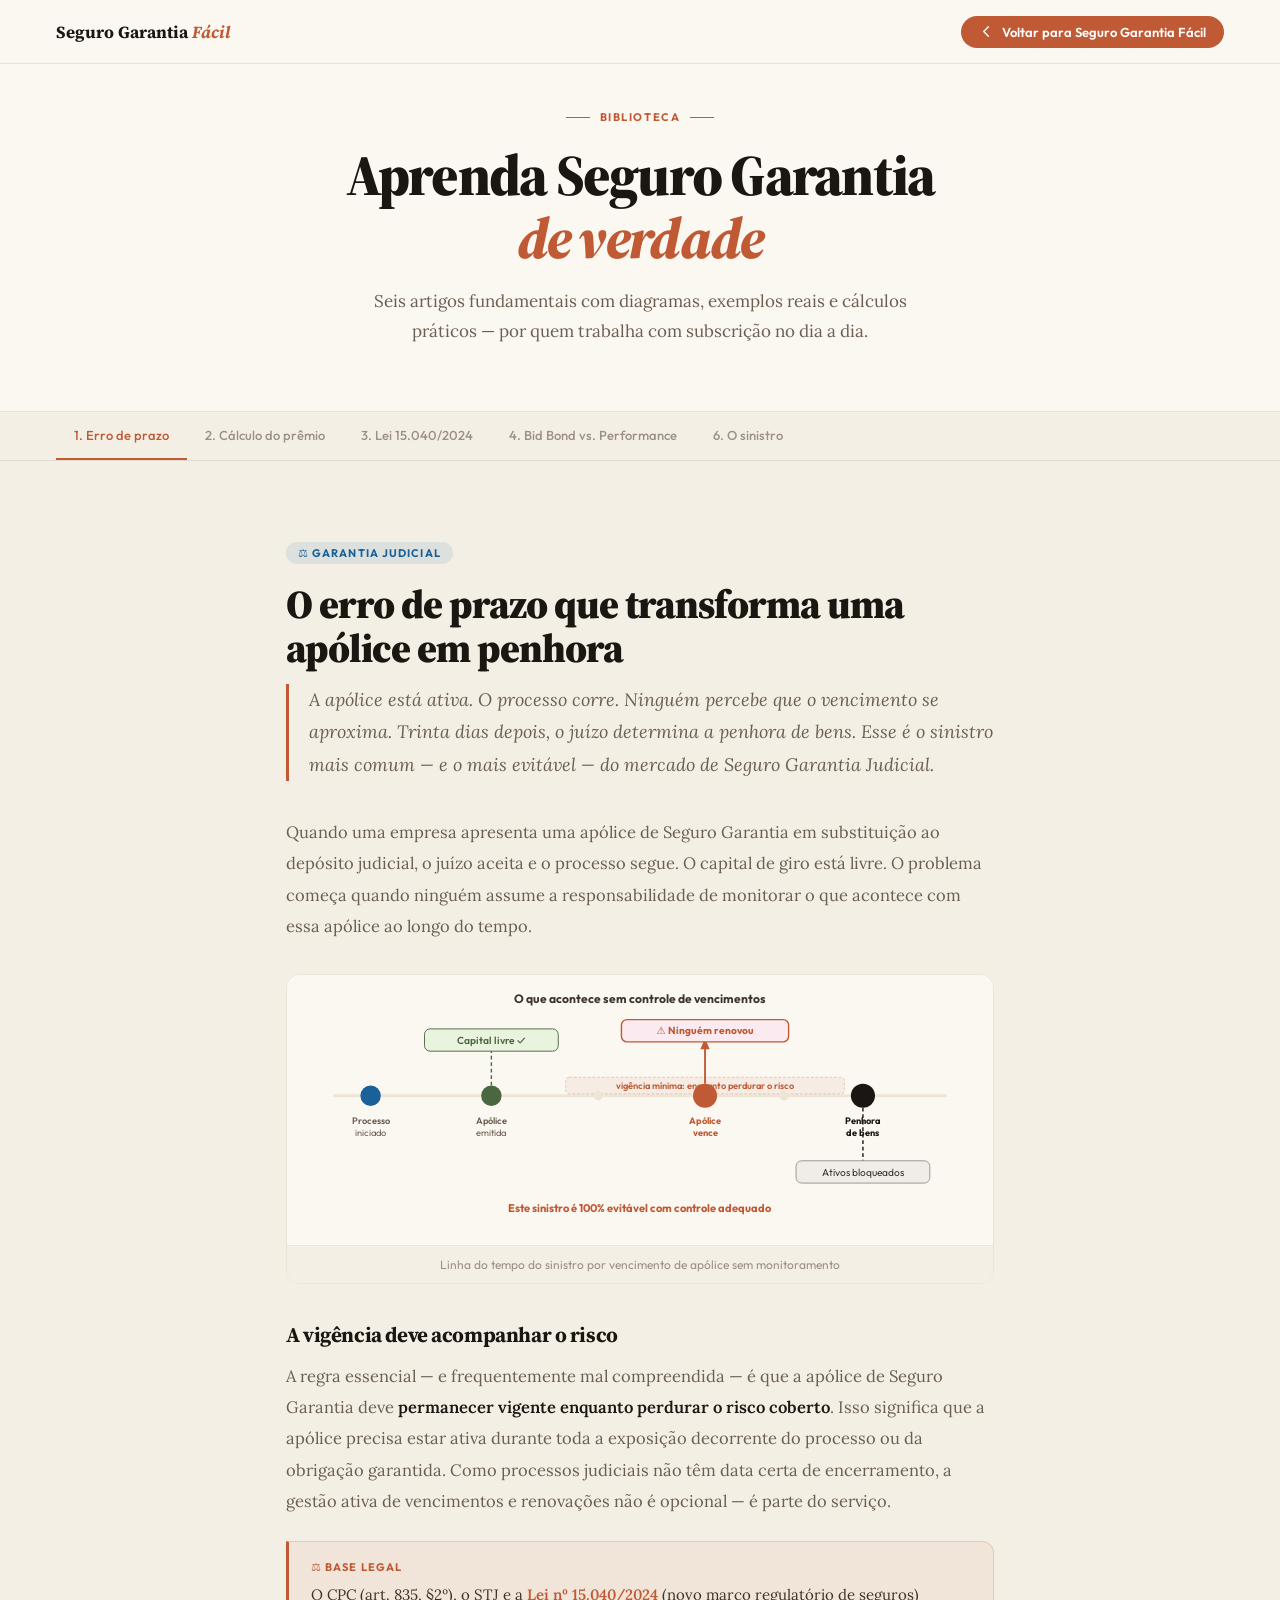
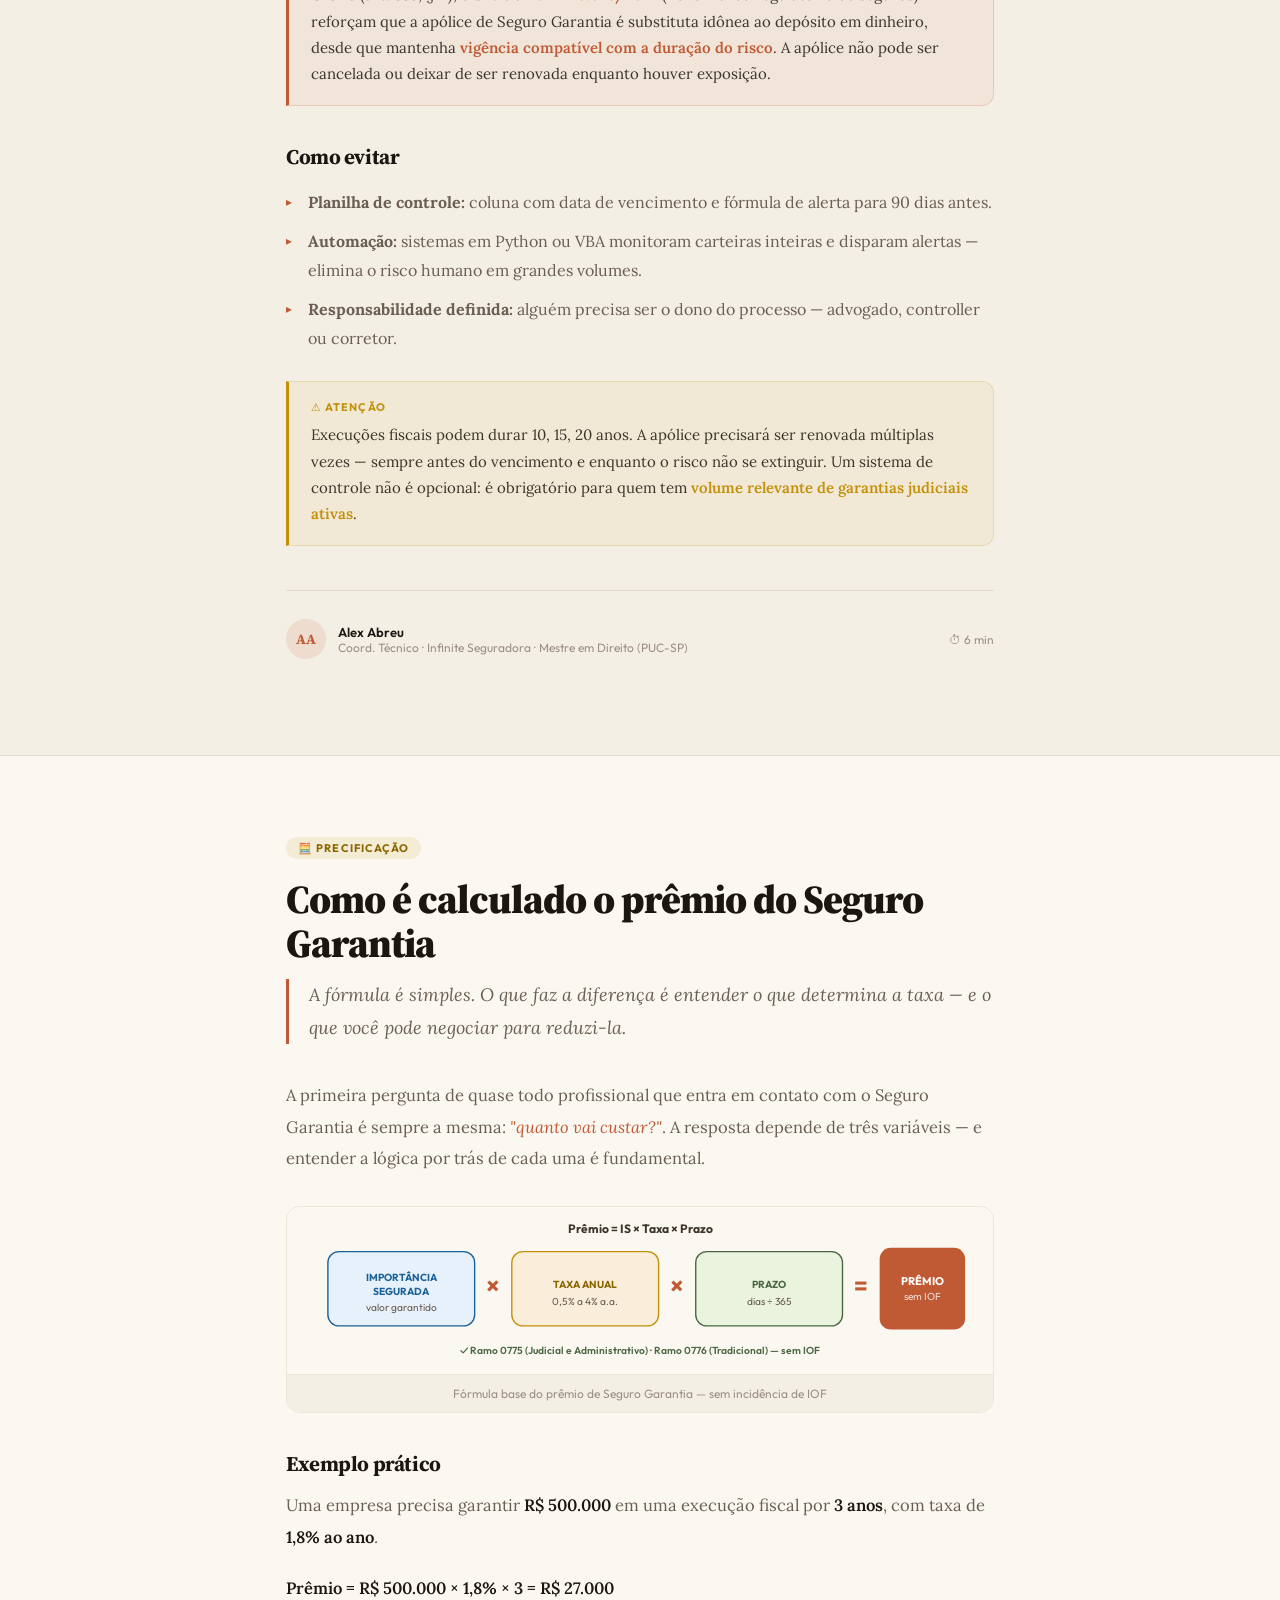
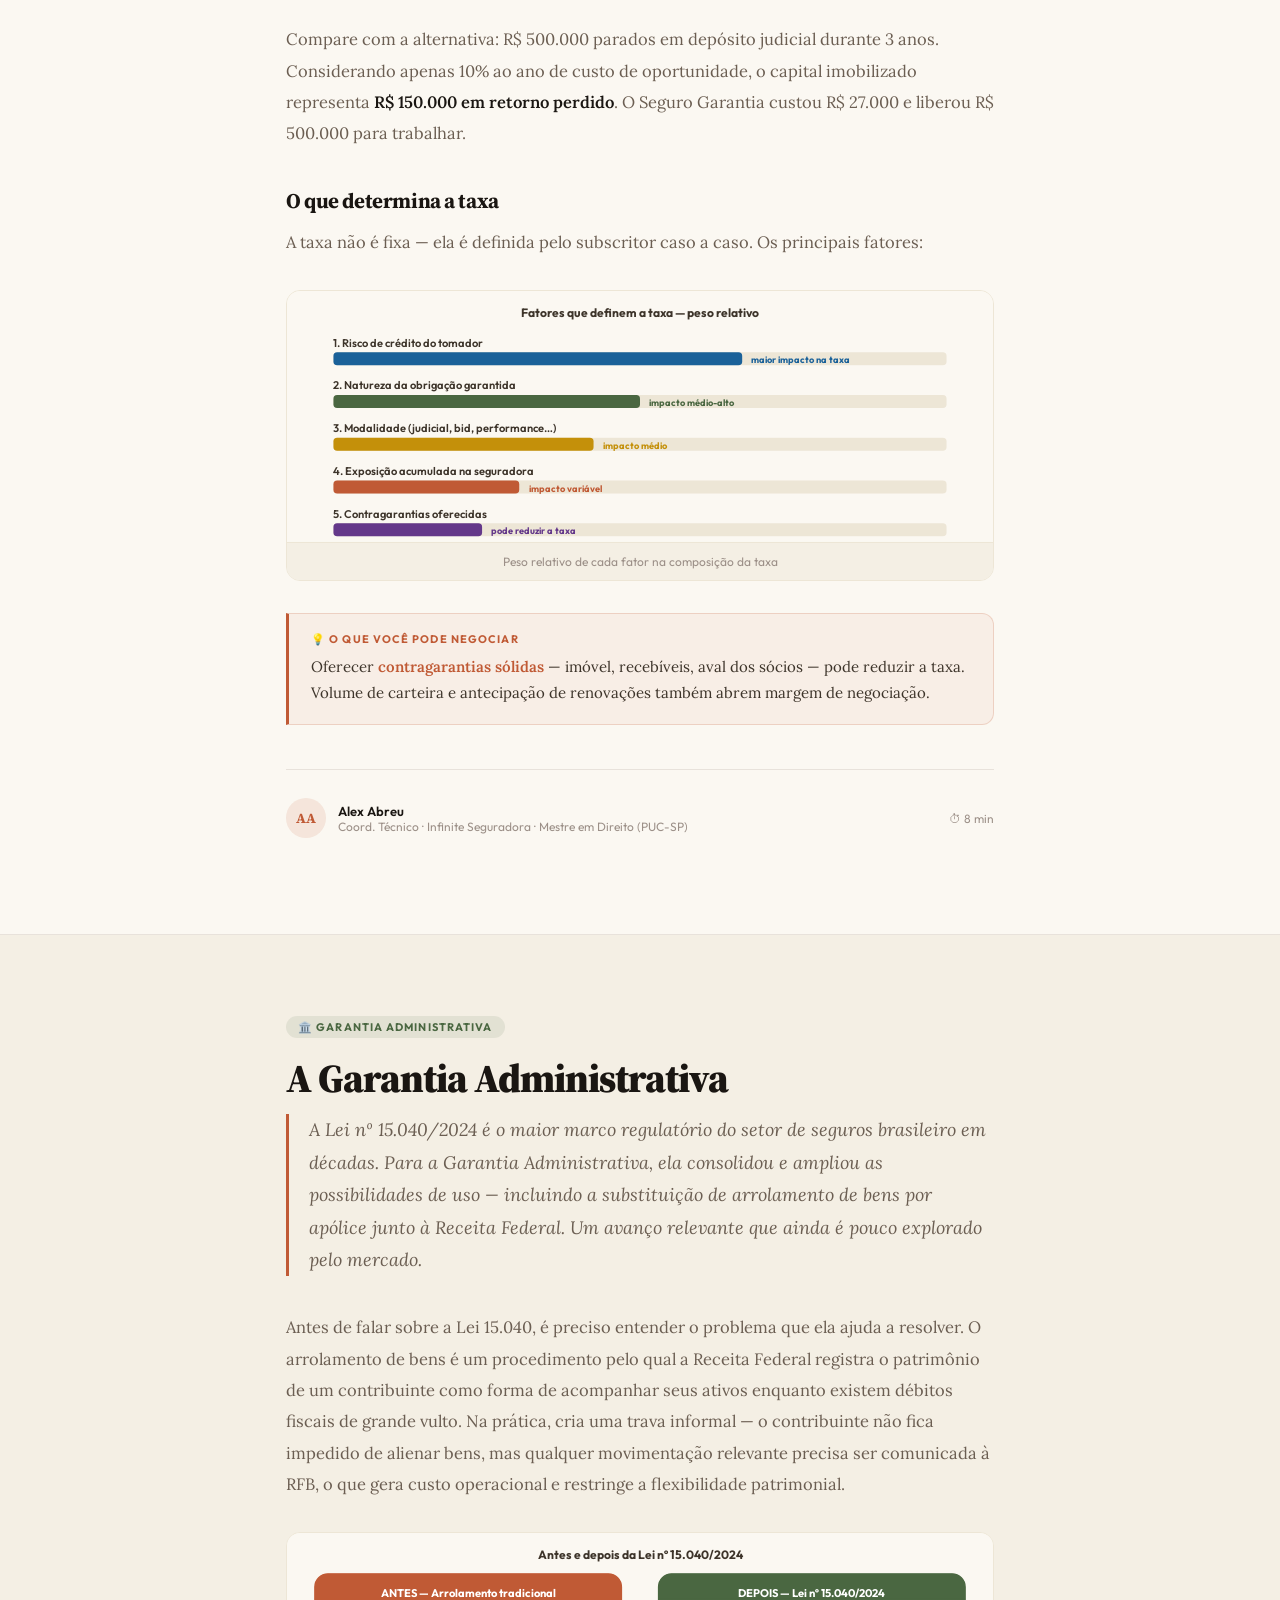
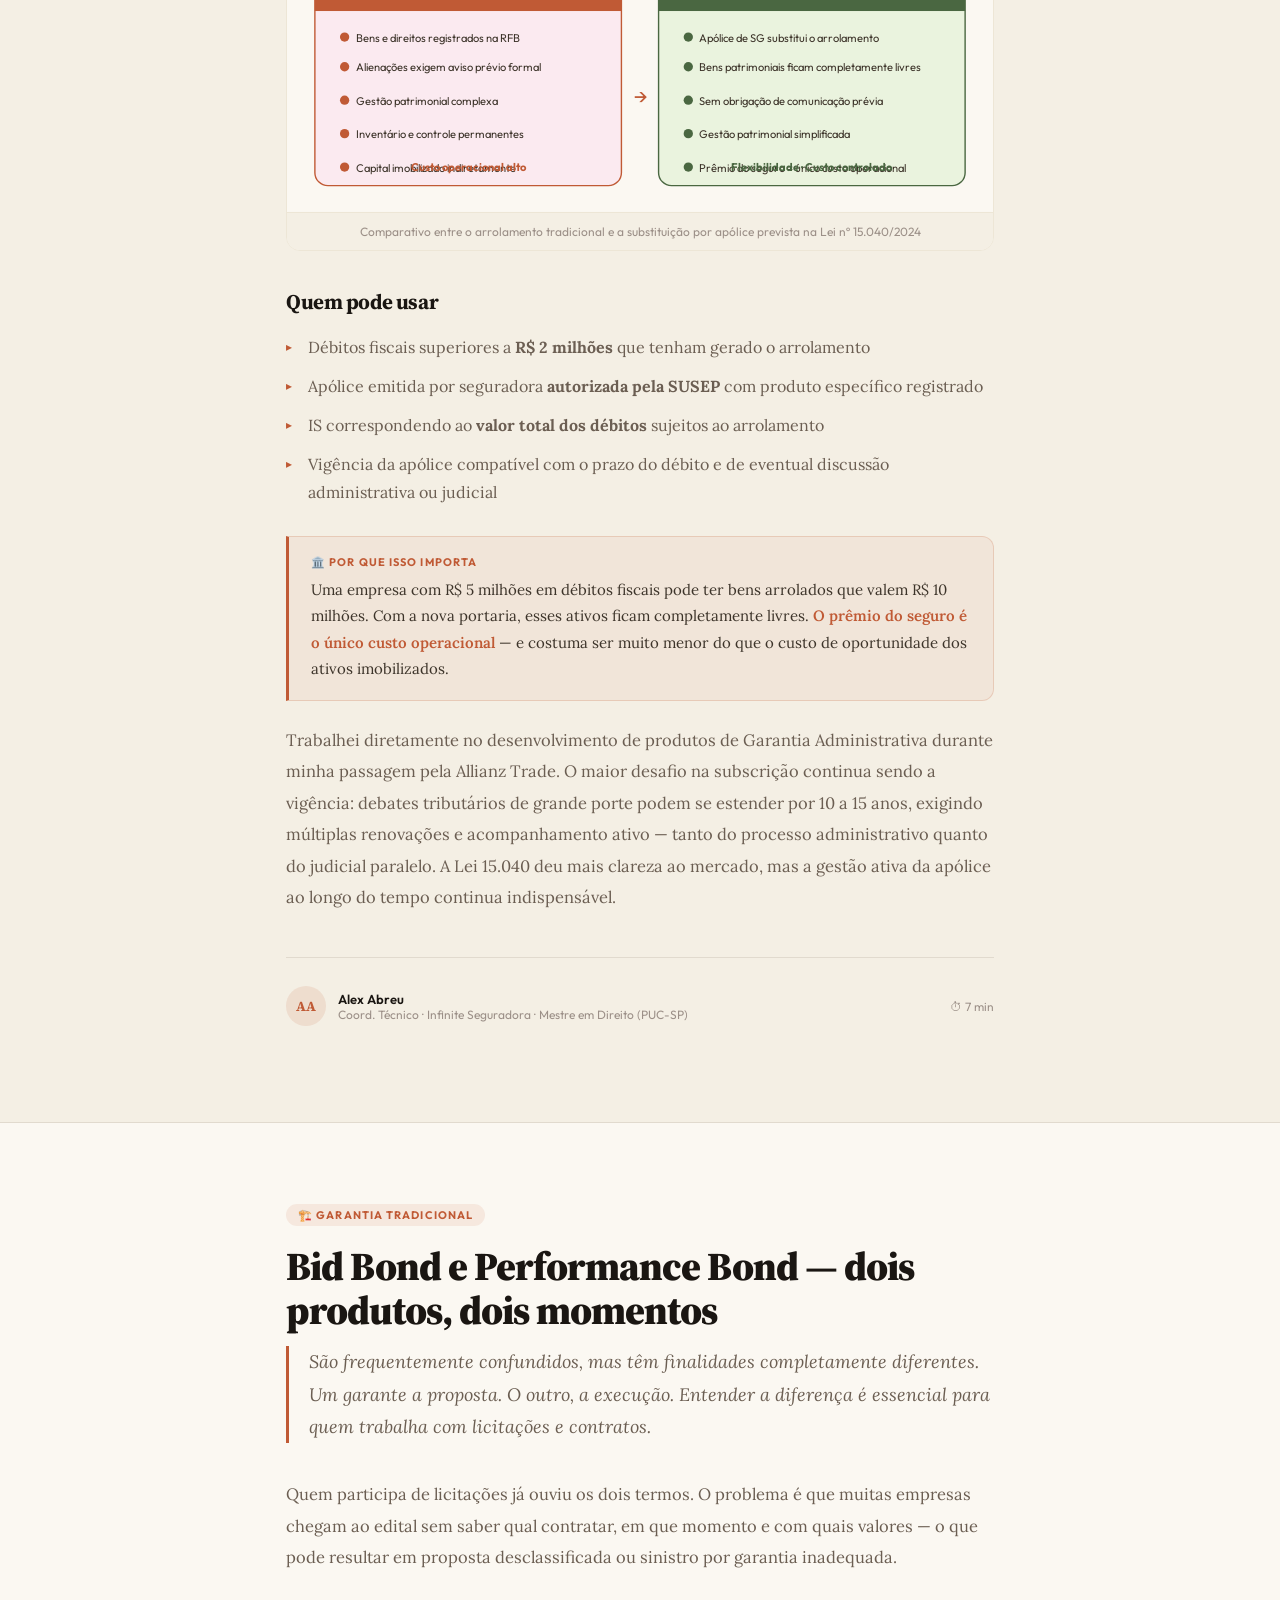
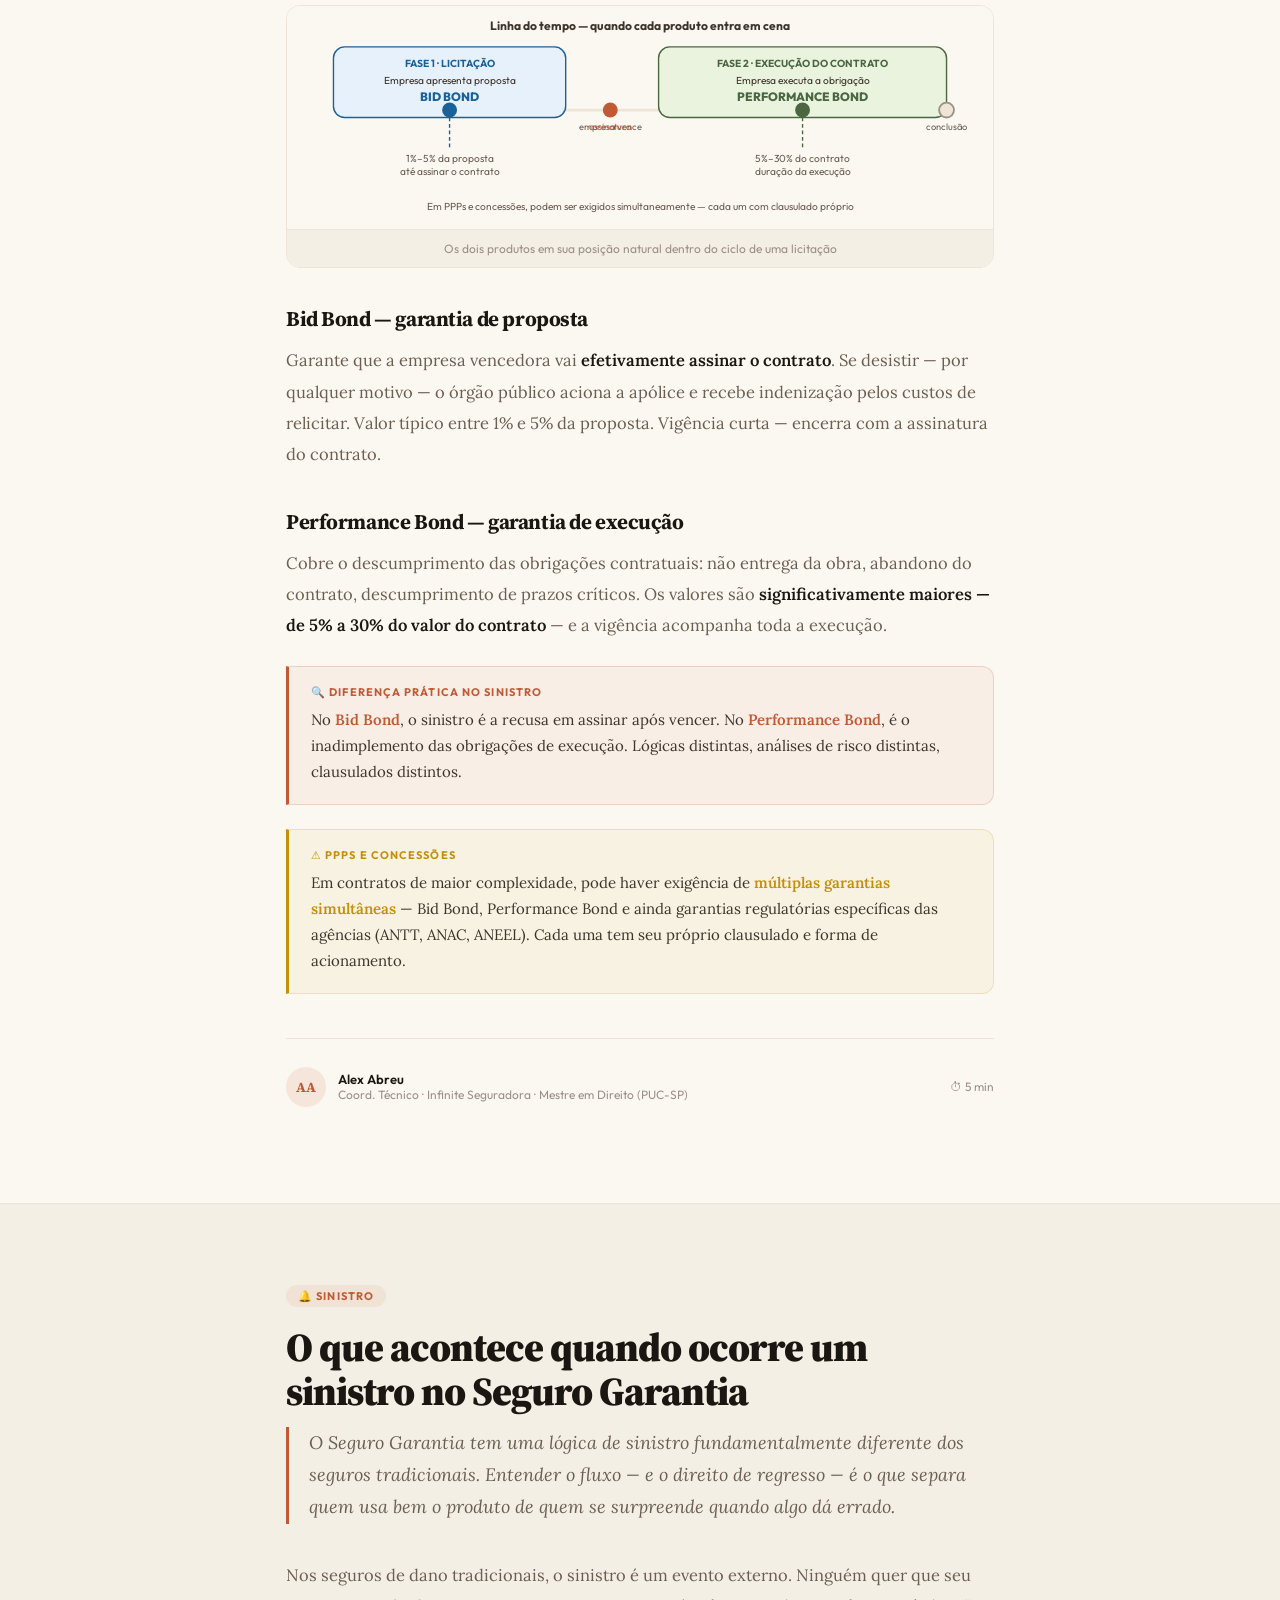
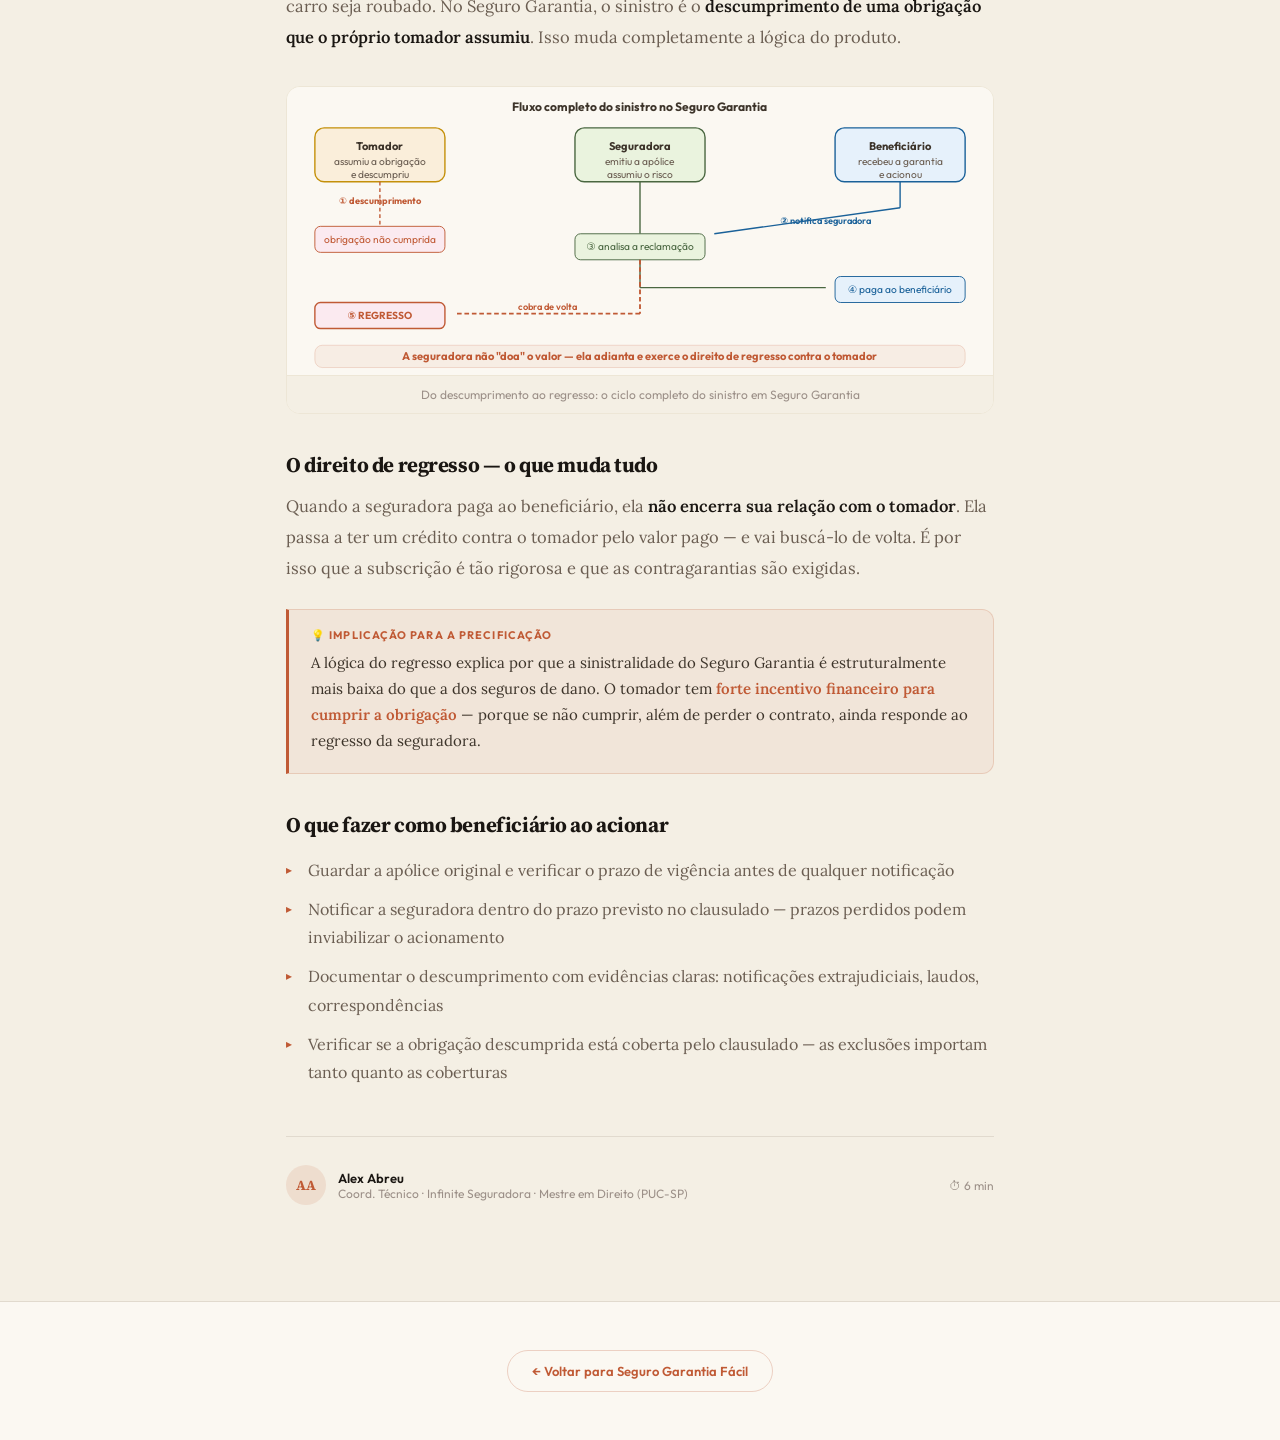
<file: artigos.html>
<!DOCTYPE html>
<html lang="pt-BR">
<head>
<meta charset="UTF-8">
<meta name="viewport" content="width=device-width, initial-scale=1.0">
<title>Artigos — Seguro Garantia Fácil</title>
<meta name="description" content="Seis artigos fundamentais sobre Seguro Garantia com diagramas, exemplos reais e cálculos práticos — por Alex Abreu, especialista em subscrição.">
<meta property="og:title" content="Artigos — Seguro Garantia Fácil">
<meta property="og:description" content="Seis artigos fundamentais sobre Seguro Garantia com diagramas, exemplos reais e cálculos práticos — por Alex Abreu, especialista em subscrição.">
<meta property="og:type" content="website">
<meta property="og:locale" content="pt_BR">
<meta name="twitter:card" content="summary">
<meta name="twitter:title" content="Artigos — Seguro Garantia Fácil">
<meta name="twitter:description" content="Seis artigos fundamentais sobre Seguro Garantia com diagramas, exemplos reais e cálculos práticos — por Alex Abreu, especialista em subscrição.">
<link rel="icon" href="favicon.svg" type="image/svg+xml">
<link rel="preconnect" href="https://fonts.googleapis.com">
<link rel="preconnect" href="https://fonts.gstatic.com" crossorigin>
<link href="https://fonts.googleapis.com/css2?family=Lora:ital,wght@0,400;0,500;0,700;1,400&family=Outfit:wght@300;400;500;600;700&family=Source+Serif+4:ital,opsz,wght@0,8..60,700;0,8..60,900;1,8..60,400&display=swap" rel="stylesheet">
<link rel="stylesheet" href="shared.css">
</head>
<body>
<nav>
  <a href="index.html" class="nav-logo">Seguro Garantia <em>Fácil</em></a>
  <a href="index.html" class="btn-voltar">
    <svg width="15" height="15" viewBox="0 0 16 16" fill="none">
      <path d="M10 3L5 8l5 5" stroke="currentColor" stroke-width="1.5" stroke-linecap="round" stroke-linejoin="round"/>
    </svg>
    Voltar para Seguro Garantia Fácil
  </a>
</nav>
  
<div class="hero">
  <div class="hero-ey">Biblioteca</div>
  <h1>Aprenda Seguro Garantia<br><em>de verdade</em></h1>
  <p>Seis artigos fundamentais com diagramas, exemplos reais e cálculos práticos — por quem trabalha com subscrição no dia a dia.</p>
</div>
<div class="anav" id="anav">
  <a href="#a1" class="on">1. Erro de prazo</a>
  <a href="#a2">2. Cálculo do prêmio</a>
  <a href="#a3">3. Lei 15.040/2024</a>
  <a href="#a4">4. Bid Bond vs. Performance</a>
  <a href="#a6">6. O sinistro</a>
</div>

<!-- ART 1 -->
<article class="art" id="a1">
<div class="ai">
  <span class="tag tj">⚖️ Garantia Judicial</span>
  <h2 class="h2">O erro de prazo que transforma uma apólice em penhora</h2>
  <p class="lead">A apólice está ativa. O processo corre. Ninguém percebe que o vencimento se aproxima. Trinta dias depois, o juízo determina a penhora de bens. Esse é o sinistro mais comum — e o mais evitável — do mercado de Seguro Garantia Judicial.</p>
  <div class="body">
    <p>Quando uma empresa apresenta uma apólice de Seguro Garantia em substituição ao depósito judicial, o juízo aceita e o processo segue. O capital de giro está livre. O problema começa quando ninguém assume a responsabilidade de monitorar o que acontece com essa apólice ao longo do tempo.</p>
    <figure class="vis">
      <svg viewBox="0 0 760 290" xmlns="http://www.w3.org/2000/svg" font-family="Outfit,system-ui,sans-serif">
        <rect width="760" height="290" fill="#FBF8F2"/>
        <text x="380" y="30" text-anchor="middle" font-size="13" fill="#3D342A" font-weight="700" font-family="Source Serif 4,Georgia,serif">O que acontece sem controle de vencimentos</text>
        <line x1="50" y1="130" x2="710" y2="130" stroke="#EDE6D6" stroke-width="3"/>
        <circle cx="90" cy="130" r="11" fill="#1A6199"/>
        <text x="90" y="160" text-anchor="middle" font-size="10" fill="#6B5E52" font-weight="600">Processo</text>
        <text x="90" y="173" text-anchor="middle" font-size="10" fill="#6B5E52">iniciado</text>
        <circle cx="220" cy="130" r="11" fill="#4A6741"/>
        <text x="220" y="160" text-anchor="middle" font-size="10" fill="#6B5E52" font-weight="600">Apólice</text>
        <text x="220" y="173" text-anchor="middle" font-size="10" fill="#6B5E52">emitida</text>
        <line x1="220" y1="119" x2="220" y2="78" stroke="#4A6741" stroke-width="1.5" stroke-dasharray="4,3"/>
        <rect x="148" y="58" width="144" height="24" rx="6" fill="#EAF3DE" stroke="#4A6741"/>
        <text x="220" y="74" text-anchor="middle" font-size="11" fill="#4A6741" font-weight="600">Capital livre ✓</text>
        <circle cx="450" cy="130" r="13" fill="#C05A35"/>
        <text x="450" y="160" text-anchor="middle" font-size="10" fill="#C05A35" font-weight="700">Apólice</text>
        <text x="450" y="173" text-anchor="middle" font-size="10" fill="#C05A35" font-weight="700">vence</text>
        <line x1="450" y1="117" x2="450" y2="76" stroke="#C05A35" stroke-width="2"/>
        <polygon points="450,68 445,80 455,80" fill="#C05A35"/>
        <rect x="360" y="48" width="180" height="24" rx="6" fill="#FBEAF0" stroke="#C05A35" stroke-width="1.5"/>
        <text x="450" y="64" text-anchor="middle" font-size="11" fill="#C05A35" font-weight="700">⚠ Ninguém renovou</text>
        <rect x="300" y="110" width="300" height="18" rx="4" fill="rgba(192,90,53,0.08)" stroke="rgba(192,90,53,0.3)" stroke-width="1" stroke-dasharray="3,2"/>
        <text x="450" y="123" text-anchor="middle" font-size="10" fill="#C05A35" font-weight="600">vigência mínima: enquanto perdurar o risco</text>
        <circle cx="620" cy="130" r="13" fill="#1A1612"/>
        <text x="620" y="160" text-anchor="middle" font-size="10" fill="#1A1612" font-weight="700">Penhora</text>
        <text x="620" y="173" text-anchor="middle" font-size="10" fill="#1A1612" font-weight="700">de bens</text>
        <line x1="620" y1="143" x2="620" y2="200" stroke="#1A1612" stroke-width="1.5" stroke-dasharray="4,3"/>
        <rect x="548" y="200" width="144" height="24" rx="6" fill="#F0EDE8" stroke="#9C9088"/>
        <text x="620" y="216" text-anchor="middle" font-size="11" fill="#3D342A">Ativos bloqueados</text>
        <circle cx="335" cy="130" r="5" fill="#EDE6D6"/>
        <circle cx="535" cy="130" r="5" fill="#EDE6D6"/>
        <text x="380" y="255" text-anchor="middle" font-size="12" fill="#C05A35" font-weight="700">Este sinistro é 100% evitável com controle adequado</text>
      </svg>
      <figcaption>Linha do tempo do sinistro por vencimento de apólice sem monitoramento</figcaption>
    </figure>
    <h3>A vigência deve acompanhar o risco</h3>
    <p>A regra essencial — e frequentemente mal compreendida — é que a apólice de Seguro Garantia deve <strong>permanecer vigente enquanto perdurar o risco coberto</strong>. Isso significa que a apólice precisa estar ativa durante toda a exposição decorrente do processo ou da obrigação garantida. Como processos judiciais não têm data certa de encerramento, a gestão ativa de vencimentos e renovações não é opcional — é parte do serviço.</p>
    <div class="box box-terra">
      <div class="box-title">⚖️ Base legal</div>
      <p>O CPC (art. 835, §2º), o STJ e a <strong>Lei nº 15.040/2024</strong> (novo marco regulatório de seguros) reforçam que a apólice de Seguro Garantia é substituta idônea ao depósito em dinheiro, desde que mantenha <strong>vigência compatível com a duração do risco</strong>. A apólice não pode ser cancelada ou deixar de ser renovada enquanto houver exposição.</p>
    </div>
    <h3>Como evitar</h3>
    <ul>
      <li><strong>Planilha de controle:</strong> coluna com data de vencimento e fórmula de alerta para 90 dias antes.</li>
      <li><strong>Automação:</strong> sistemas em Python ou VBA monitoram carteiras inteiras e disparam alertas — elimina o risco humano em grandes volumes.</li>
      <li><strong>Responsabilidade definida:</strong> alguém precisa ser o dono do processo — advogado, controller ou corretor.</li>
    </ul>
    <div class="box box-amber">
      <div class="box-title">⚠ Atenção</div>
      <p>Execuções fiscais podem durar 10, 15, 20 anos. A apólice precisará ser renovada múltiplas vezes — sempre antes do vencimento e enquanto o risco não se extinguir. Um sistema de controle não é opcional: é obrigatório para quem tem <strong>volume relevante de garantias judiciais ativas</strong>.</p>
    </div>
  </div>
  <div class="aft"><div class="aut"><div class="av">AA</div><div><div class="an">Alex Abreu</div><div class="ar">Coord. Técnico · Infinite Seguradora · Mestre em Direito (PUC-SP)</div></div></div><div class="rt">⏱ 6 min</div></div>
</div>
</article>

<!-- ART 2 -->
<article class="art" id="a2">
<div class="ai">
  <span class="tag tc">🧮 Precificação</span>
  <h2 class="h2">Como é calculado o prêmio do Seguro Garantia</h2>
  <p class="lead">A fórmula é simples. O que faz a diferença é entender o que determina a taxa — e o que você pode negociar para reduzi-la.</p>
  <div class="body">
    <p>A primeira pergunta de quase todo profissional que entra em contato com o Seguro Garantia é sempre a mesma: <em>"quanto vai custar?"</em>. A resposta depende de três variáveis — e entender a lógica por trás de cada uma é fundamental.</p>
    <figure class="vis">
      <svg viewBox="0 0 760 180" xmlns="http://www.w3.org/2000/svg" font-family="Outfit,system-ui,sans-serif">
        <rect width="760" height="180" fill="#FBF8F2"/>
        <text x="380" y="28" text-anchor="middle" font-size="13" fill="#3D342A" font-weight="700" font-family="Source Serif 4,Georgia,serif">Prêmio = IS × Taxa × Prazo</text>
        <rect x="44" y="48" width="158" height="80" rx="12" fill="#E6F1FB" stroke="#1A6199" stroke-width="1.5"/>
        <text x="123" y="80" text-anchor="middle" font-size="11" fill="#1A6199" font-weight="700">IMPORTÂNCIA</text>
        <text x="123" y="95" text-anchor="middle" font-size="11" fill="#1A6199" font-weight="700">SEGURADA</text>
        <text x="123" y="112" text-anchor="middle" font-size="11" fill="#6B5E52">valor garantido</text>
        <text x="222" y="94" text-anchor="middle" font-size="26" fill="#C05A35" font-weight="700">×</text>
        <rect x="242" y="48" width="158" height="80" rx="12" fill="#FAEEDA" stroke="#C4900A" stroke-width="1.5"/>
        <text x="321" y="87" text-anchor="middle" font-size="11" fill="#8A6500" font-weight="700">TAXA ANUAL</text>
        <text x="321" y="105" text-anchor="middle" font-size="11" fill="#6B5E52">0,5% a 4% a.a.</text>
        <text x="420" y="94" text-anchor="middle" font-size="26" fill="#C05A35" font-weight="700">×</text>
        <rect x="440" y="48" width="158" height="80" rx="12" fill="#EAF3DE" stroke="#4A6741" stroke-width="1.5"/>
        <text x="519" y="87" text-anchor="middle" font-size="11" fill="#4A6741" font-weight="700">PRAZO</text>
        <text x="519" y="105" text-anchor="middle" font-size="11" fill="#6B5E52">dias ÷ 365</text>
        <text x="618" y="94" text-anchor="middle" font-size="26" fill="#C05A35" font-weight="700">=</text>
        <rect x="638" y="44" width="92" height="88" rx="12" fill="#C05A35"/>
        <text x="684" y="84" text-anchor="middle" font-size="12" fill="white" font-weight="700">PRÊMIO</text>
        <text x="684" y="100" text-anchor="middle" font-size="11" fill="rgba(255,255,255,.8)">sem IOF</text>
        <text x="380" y="158" text-anchor="middle" font-size="11" fill="#4A6741" font-weight="600">✓ Ramo 0775 (Judicial e Administrativo) · Ramo 0776 (Tradicional) — sem IOF</text>
      </svg>
      <figcaption>Fórmula base do prêmio de Seguro Garantia — sem incidência de IOF</figcaption>
    </figure>
    <h3>Exemplo prático</h3>
    <p>Uma empresa precisa garantir <strong>R$ 500.000</strong> em uma execução fiscal por <strong>3 anos</strong>, com taxa de <strong>1,8% ao ano</strong>.</p>
    <p><strong>Prêmio = R$ 500.000 × 1,8% × 3 = R$ 27.000</strong></p>
    <p>Compare com a alternativa: R$ 500.000 parados em depósito judicial durante 3 anos. Considerando apenas 10% ao ano de custo de oportunidade, o capital imobilizado representa <strong>R$ 150.000 em retorno perdido</strong>. O Seguro Garantia custou R$ 27.000 e liberou R$ 500.000 para trabalhar.</p>
    <h3>O que determina a taxa</h3>
    <p>A taxa não é fixa — ela é definida pelo subscritor caso a caso. Os principais fatores:</p>
    <figure class="vis">
      <svg viewBox="0 0 760 270" xmlns="http://www.w3.org/2000/svg" font-family="Outfit,system-ui,sans-serif">
        <rect width="760" height="270" fill="#FBF8F2"/>
        <text x="380" y="28" text-anchor="middle" font-size="13" fill="#3D342A" font-weight="700" font-family="Source Serif 4,Georgia,serif">Fatores que definem a taxa — peso relativo</text>
        <text x="50" y="60" font-size="12" fill="#3D342A" font-weight="600">1. Risco de crédito do tomador</text>
        <rect x="50" y="66" width="660" height="14" rx="4" fill="#EDE6D6"/>
        <rect x="50" y="66" width="440" height="14" rx="4" fill="#1A6199"/>
        <text x="500" y="78" font-size="10" fill="#1A6199" font-weight="700">maior impacto na taxa</text>
        <text x="50" y="106" font-size="12" fill="#3D342A" font-weight="600">2. Natureza da obrigação garantida</text>
        <rect x="50" y="112" width="660" height="14" rx="4" fill="#EDE6D6"/>
        <rect x="50" y="112" width="330" height="14" rx="4" fill="#4A6741"/>
        <text x="390" y="124" font-size="10" fill="#4A6741" font-weight="700">impacto médio-alto</text>
        <text x="50" y="152" font-size="12" fill="#3D342A" font-weight="600">3. Modalidade (judicial, bid, performance…)</text>
        <rect x="50" y="158" width="660" height="14" rx="4" fill="#EDE6D6"/>
        <rect x="50" y="158" width="280" height="14" rx="4" fill="#C4900A"/>
        <text x="340" y="170" font-size="10" fill="#C4900A" font-weight="700">impacto médio</text>
        <text x="50" y="198" font-size="12" fill="#3D342A" font-weight="600">4. Exposição acumulada na seguradora</text>
        <rect x="50" y="204" width="660" height="14" rx="4" fill="#EDE6D6"/>
        <rect x="50" y="204" width="200" height="14" rx="4" fill="#C05A35"/>
        <text x="260" y="216" font-size="10" fill="#C05A35" font-weight="700">impacto variável</text>
        <text x="50" y="244" font-size="12" fill="#3D342A" font-weight="600">5. Contragarantias oferecidas</text>
        <rect x="50" y="250" width="660" height="14" rx="4" fill="#EDE6D6"/>
        <rect x="50" y="250" width="160" height="14" rx="4" fill="#64388A"/>
        <text x="220" y="262" font-size="10" fill="#64388A" font-weight="700">pode reduzir a taxa</text>
      </svg>
      <figcaption>Peso relativo de cada fator na composição da taxa</figcaption>
    </figure>
    <div class="box box-terra">
      <div class="box-title">💡 O que você pode negociar</div>
      <p>Oferecer <strong>contragarantias sólidas</strong> — imóvel, recebíveis, aval dos sócios — pode reduzir a taxa. Volume de carteira e antecipação de renovações também abrem margem de negociação.</p>
    </div>
  <div class="aft"><div class="aut"><div class="av">AA</div><div><div class="an">Alex Abreu</div><div class="ar">Coord. Técnico · Infinite Seguradora · Mestre em Direito (PUC-SP)</div></div></div><div class="rt">⏱ 8 min</div></div>
</div>
</article>

<!-- ART 3 -->
<article class="art" id="a3">
<div class="ai">
  <span class="tag ta">🏛️ Garantia Administrativa</span>
  <h2 class="h2">A Garantia Administrativa</h2>
  <p class="lead">A Lei nº 15.040/2024 é o maior marco regulatório do setor de seguros brasileiro em décadas. Para a Garantia Administrativa, ela consolidou e ampliou as possibilidades de uso — incluindo a substituição de arrolamento de bens por apólice junto à Receita Federal. Um avanço relevante que ainda é pouco explorado pelo mercado.</p>
  <div class="body">
    <p>Antes de falar sobre a Lei 15.040, é preciso entender o problema que ela ajuda a resolver. O arrolamento de bens é um procedimento pelo qual a Receita Federal registra o patrimônio de um contribuinte como forma de acompanhar seus ativos enquanto existem débitos fiscais de grande vulto. Na prática, cria uma trava informal — o contribuinte não fica impedido de alienar bens, mas qualquer movimentação relevante precisa ser comunicada à RFB, o que gera custo operacional e restringe a flexibilidade patrimonial.</p>
    <figure class="vis">
      <svg viewBox="0 0 760 300" xmlns="http://www.w3.org/2000/svg" font-family="Outfit,system-ui,sans-serif">
        <rect width="760" height="300" fill="#FBF8F2"/>
        <text x="380" y="28" text-anchor="middle" font-size="13" fill="#3D342A" font-weight="700" font-family="Source Serif 4,Georgia,serif">Antes e depois da Lei nº 15.040/2024</text>
        <rect x="30" y="44" width="330" height="228" rx="14" fill="#FBEAF0" stroke="#C05A35" stroke-width="1.5"/>
        <rect x="30" y="44" width="330" height="40" rx="14" fill="#C05A35"/>
        <rect x="30" y="70" width="330" height="14" fill="#C05A35"/>
        <text x="195" y="69" text-anchor="middle" font-size="12" fill="white" font-weight="700">ANTES — Arrolamento tradicional</text>
        <g transform="translate(52,104)">
          <circle cx="10" cy="8" r="5" fill="#C05A35"/>
          <text x="22" y="13" font-size="12" fill="#3D342A">Bens e direitos registrados na RFB</text>
          <circle cx="10" cy="40" r="5" fill="#C05A35"/>
          <text x="22" y="45" font-size="12" fill="#3D342A">Alienações exigem aviso prévio formal</text>
          <circle cx="10" cy="76" r="5" fill="#C05A35"/>
          <text x="22" y="81" font-size="12" fill="#3D342A">Gestão patrimonial complexa</text>
          <circle cx="10" cy="112" r="5" fill="#C05A35"/>
          <text x="22" y="117" font-size="12" fill="#3D342A">Inventário e controle permanentes</text>
          <circle cx="10" cy="148" r="5" fill="#C05A35"/>
          <text x="22" y="153" font-size="12" fill="#3D342A">Capital imobilizado indiretamente</text>
        </g>
        <text x="195" y="256" text-anchor="middle" font-size="12" fill="#C05A35" font-weight="700">Custo operacional alto</text>
        <rect x="400" y="44" width="330" height="228" rx="14" fill="#EAF3DE" stroke="#4A6741" stroke-width="1.5"/>
        <rect x="400" y="44" width="330" height="40" rx="14" fill="#4A6741"/>
        <rect x="400" y="70" width="330" height="14" fill="#4A6741"/>
        <text x="565" y="69" text-anchor="middle" font-size="12" fill="white" font-weight="700">DEPOIS — Lei nº 15.040/2024</text>
        <g transform="translate(422,104)">
          <circle cx="10" cy="8" r="5" fill="#4A6741"/>
          <text x="22" y="13" font-size="12" fill="#3D342A">Apólice de SG substitui o arrolamento</text>
          <circle cx="10" cy="40" r="5" fill="#4A6741"/>
          <text x="22" y="45" font-size="12" fill="#3D342A">Bens patrimoniais ficam completamente livres</text>
          <circle cx="10" cy="76" r="5" fill="#4A6741"/>
          <text x="22" y="81" font-size="12" fill="#3D342A">Sem obrigação de comunicação prévia</text>
          <circle cx="10" cy="112" r="5" fill="#4A6741"/>
          <text x="22" y="117" font-size="12" fill="#3D342A">Gestão patrimonial simplificada</text>
          <circle cx="10" cy="148" r="5" fill="#4A6741"/>
          <text x="22" y="153" font-size="12" fill="#3D342A">Prêmio do seguro = único custo operacional</text>
        </g>
        <text x="565" y="256" text-anchor="middle" font-size="12" fill="#4A6741" font-weight="700">Flexibilidade · Custo controlado</text>
        <text x="380" y="184" text-anchor="middle" font-size="22" fill="#C05A35">→</text>
      </svg>
      <figcaption>Comparativo entre o arrolamento tradicional e a substituição por apólice prevista na Lei nº 15.040/2024</figcaption>
    </figure>
    <h3>Quem pode usar</h3>
    <ul>
      <li>Débitos fiscais superiores a <strong>R$ 2 milhões</strong> que tenham gerado o arrolamento</li>
      <li>Apólice emitida por seguradora <strong>autorizada pela SUSEP</strong> com produto específico registrado</li>
      <li>IS correspondendo ao <strong>valor total dos débitos</strong> sujeitos ao arrolamento</li>
      <li>Vigência da apólice compatível com o prazo do débito e de eventual discussão administrativa ou judicial</li>
    </ul>
    <div class="box box-terra">
      <div class="box-title">🏛️ Por que isso importa</div>
      <p>Uma empresa com R$ 5 milhões em débitos fiscais pode ter bens arrolados que valem R$ 10 milhões. Com a nova portaria, esses ativos ficam completamente livres. <strong>O prêmio do seguro é o único custo operacional</strong> — e costuma ser muito menor do que o custo de oportunidade dos ativos imobilizados.</p>
    </div>
    <p>Trabalhei diretamente no desenvolvimento de produtos de Garantia Administrativa durante minha passagem pela Allianz Trade. O maior desafio na subscrição continua sendo a vigência: debates tributários de grande porte podem se estender por 10 a 15 anos, exigindo múltiplas renovações e acompanhamento ativo — tanto do processo administrativo quanto do judicial paralelo. A Lei 15.040 deu mais clareza ao mercado, mas a gestão ativa da apólice ao longo do tempo continua indispensável.</p>
  </div>
  <div class="aft"><div class="aut"><div class="av">AA</div><div><div class="an">Alex Abreu</div><div class="ar">Coord. Técnico · Infinite Seguradora · Mestre em Direito (PUC-SP)</div></div></div><div class="rt">⏱ 7 min</div></div>
</div>
</article>

<!-- ART 4 -->
<article class="art" id="a4">
<div class="ai">
  <span class="tag tt">🏗️ Garantia Tradicional</span>
  <h2 class="h2">Bid Bond e Performance Bond — dois produtos, dois momentos</h2>
  <p class="lead">São frequentemente confundidos, mas têm finalidades completamente diferentes. Um garante a proposta. O outro, a execução. Entender a diferença é essencial para quem trabalha com licitações e contratos.</p>
  <div class="body">
    <p>Quem participa de licitações já ouviu os dois termos. O problema é que muitas empresas chegam ao edital sem saber qual contratar, em que momento e com quais valores — o que pode resultar em proposta desclassificada ou sinistro por garantia inadequada.</p>
    <figure class="vis">
      <svg viewBox="0 0 760 240" xmlns="http://www.w3.org/2000/svg" font-family="Outfit,system-ui,sans-serif">
        <rect width="760" height="240" fill="#FBF8F2"/>
        <text x="380" y="26" text-anchor="middle" font-size="13" fill="#3D342A" font-weight="700" font-family="Source Serif 4,Georgia,serif">Linha do tempo — quando cada produto entra em cena</text>
        <line x1="50" y1="112" x2="710" y2="112" stroke="#EDE6D6" stroke-width="3"/>
        <rect x="50" y="44" width="250" height="76" rx="12" fill="#E6F1FB" stroke="#1A6199" stroke-width="1.5"/>
        <text x="175" y="66" text-anchor="middle" font-size="11" fill="#1A6199" font-weight="700">FASE 1 · LICITAÇÃO</text>
        <text x="175" y="84" text-anchor="middle" font-size="11" fill="#3D342A">Empresa apresenta proposta</text>
        <text x="175" y="102" text-anchor="middle" font-size="13" fill="#1A6199" font-weight="800">BID BOND</text>
        <line x1="175" y1="120" x2="175" y2="152" stroke="#1A6199" stroke-width="1.5" stroke-dasharray="4,3"/>
        <text x="175" y="168" text-anchor="middle" font-size="11" fill="#6B5E52">1%–5% da proposta</text>
        <text x="175" y="182" text-anchor="middle" font-size="11" fill="#6B5E52">até assinar o contrato</text>
        <text x="348" y="118" text-anchor="middle" font-size="18" fill="#C05A35" font-weight="700">→</text>
        <text x="348" y="134" text-anchor="middle" font-size="10" fill="#6B5E52">empresa vence</text>
        <rect x="400" y="44" width="310" height="76" rx="12" fill="#EAF3DE" stroke="#4A6741" stroke-width="1.5"/>
        <text x="555" y="66" text-anchor="middle" font-size="11" fill="#4A6741" font-weight="700">FASE 2 · EXECUÇÃO DO CONTRATO</text>
        <text x="555" y="84" text-anchor="middle" font-size="11" fill="#3D342A">Empresa executa a obrigação</text>
        <text x="555" y="102" text-anchor="middle" font-size="13" fill="#4A6741" font-weight="800">PERFORMANCE BOND</text>
        <line x1="555" y1="120" x2="555" y2="152" stroke="#4A6741" stroke-width="1.5" stroke-dasharray="4,3"/>
        <text x="555" y="168" text-anchor="middle" font-size="11" fill="#6B5E52">5%–30% do contrato</text>
        <text x="555" y="182" text-anchor="middle" font-size="11" fill="#6B5E52">duração da execução</text>
        <circle cx="175" cy="112" r="8" fill="#1A6199"/>
        <circle cx="348" cy="112" r="8" fill="#C05A35"/>
        <circle cx="555" cy="112" r="8" fill="#4A6741"/>
        <circle cx="710" cy="112" r="8" fill="#EDE6D6" stroke="#9C9088" stroke-width="2"/>
        <text x="348" y="134" text-anchor="middle" font-size="10" fill="#C05A35">assinatura</text>
        <text x="710" y="134" text-anchor="middle" font-size="10" fill="#6B5E52">conclusão</text>
        <text x="380" y="220" text-anchor="middle" font-size="11" fill="#6B5E52">Em PPPs e concessões, podem ser exigidos simultaneamente — cada um com clausulado próprio</text>
      </svg>
      <figcaption>Os dois produtos em sua posição natural dentro do ciclo de uma licitação</figcaption>
    </figure>
    <h3>Bid Bond — garantia de proposta</h3>
    <p>Garante que a empresa vencedora vai <strong>efetivamente assinar o contrato</strong>. Se desistir — por qualquer motivo — o órgão público aciona a apólice e recebe indenização pelos custos de relicitar. Valor típico entre 1% e 5% da proposta. Vigência curta — encerra com a assinatura do contrato.</p>
    <h3>Performance Bond — garantia de execução</h3>
    <p>Cobre o descumprimento das obrigações contratuais: não entrega da obra, abandono do contrato, descumprimento de prazos críticos. Os valores são <strong>significativamente maiores — de 5% a 30% do valor do contrato</strong> — e a vigência acompanha toda a execução.</p>
    <div class="box box-terra">
      <div class="box-title">🔍 Diferença prática no sinistro</div>
      <p>No <strong>Bid Bond</strong>, o sinistro é a recusa em assinar após vencer. No <strong>Performance Bond</strong>, é o inadimplemento das obrigações de execução. Lógicas distintas, análises de risco distintas, clausulados distintos.</p>
    </div>
    <div class="box box-amber">
      <div class="box-title">⚠ PPPs e concessões</div>
      <p>Em contratos de maior complexidade, pode haver exigência de <strong>múltiplas garantias simultâneas</strong> — Bid Bond, Performance Bond e ainda garantias regulatórias específicas das agências (ANTT, ANAC, ANEEL). Cada uma tem seu próprio clausulado e forma de acionamento.</p>
    </div>
  </div>
  <div class="aft"><div class="aut"><div class="av">AA</div><div><div class="an">Alex Abreu</div><div class="ar">Coord. Técnico · Infinite Seguradora · Mestre em Direito (PUC-SP)</div></div></div><div class="rt">⏱ 5 min</div></div>
</div>
</article>

<!-- ART 6 -->
<article class="art" id="a6">
<div class="ai">
  <span class="tag ts">🔔 Sinistro</span>
  <h2 class="h2">O que acontece quando ocorre um sinistro no Seguro Garantia</h2>
  <p class="lead">O Seguro Garantia tem uma lógica de sinistro fundamentalmente diferente dos seguros tradicionais. Entender o fluxo — e o direito de regresso — é o que separa quem usa bem o produto de quem se surpreende quando algo dá errado.</p>
  <div class="body">
    <p>Nos seguros de dano tradicionais, o sinistro é um evento externo. Ninguém quer que seu carro seja roubado. No Seguro Garantia, o sinistro é o <strong>descumprimento de uma obrigação que o próprio tomador assumiu</strong>. Isso muda completamente a lógica do produto.</p>
    <figure class="vis">
      <svg viewBox="0 0 760 310" xmlns="http://www.w3.org/2000/svg" font-family="Outfit,system-ui,sans-serif">
        <defs>
          <marker id="a1" markerWidth="8" markerHeight="8" refX="6" refY="3" orient="auto"><path d="M0,0 L0,6 L8,3 z" fill="#1A6199"/></marker>
          <marker id="a2" markerWidth="8" markerHeight="8" refX="6" refY="3" orient="auto"><path d="M0,0 L0,6 L8,3 z" fill="#C05A35"/></marker>
          <marker id="a3" markerWidth="8" markerHeight="8" refX="6" refY="3" orient="auto"><path d="M0,0 L0,6 L8,3 z" fill="#4A6741"/></marker>
        </defs>
        <rect width="760" height="310" fill="#FBF8F2"/>
        <text x="380" y="26" text-anchor="middle" font-size="13" fill="#3D342A" font-weight="700" font-family="Source Serif 4,Georgia,serif">Fluxo completo do sinistro no Seguro Garantia</text>
        <rect x="30" y="44" width="140" height="58" rx="10" fill="#FAEEDA" stroke="#C4900A" stroke-width="1.5"/>
        <text x="100" y="68" text-anchor="middle" font-size="12" fill="#3D342A" font-weight="700">Tomador</text>
        <text x="100" y="84" text-anchor="middle" font-size="11" fill="#6B5E52">assumiu a obrigação</text>
        <text x="100" y="98" text-anchor="middle" font-size="11" fill="#6B5E52">e descumpriu</text>
        <rect x="310" y="44" width="140" height="58" rx="10" fill="#EAF3DE" stroke="#4A6741" stroke-width="1.5"/>
        <text x="380" y="68" text-anchor="middle" font-size="12" fill="#3D342A" font-weight="700">Seguradora</text>
        <text x="380" y="84" text-anchor="middle" font-size="11" fill="#6B5E52">emitiu a apólice</text>
        <text x="380" y="98" text-anchor="middle" font-size="11" fill="#6B5E52">assumiu o risco</text>
        <rect x="590" y="44" width="140" height="58" rx="10" fill="#E6F1FB" stroke="#1A6199" stroke-width="1.5"/>
        <text x="660" y="68" text-anchor="middle" font-size="12" fill="#3D342A" font-weight="700">Beneficiário</text>
        <text x="660" y="84" text-anchor="middle" font-size="11" fill="#6B5E52">recebeu a garantia</text>
        <text x="660" y="98" text-anchor="middle" font-size="11" fill="#6B5E52">e acionou</text>
        <text x="100" y="126" text-anchor="middle" font-size="10" fill="#C05A35" font-weight="700">① descumprimento</text>
        <line x1="100" y1="102" x2="100" y2="150" stroke="#C05A35" stroke-width="1.5" stroke-dasharray="4,3"/>
        <rect x="30" y="150" width="140" height="28" rx="6" fill="#FBEAF0" stroke="#C05A35"/>
        <text x="100" y="168" text-anchor="middle" font-size="11" fill="#C05A35">obrigação não cumprida</text>
        <line x1="660" y1="102" x2="660" y2="130" stroke="#1A6199" stroke-width="1.5"/>
        <line x1="660" y1="130" x2="460" y2="158" stroke="#1A6199" stroke-width="1.5" marker-end="url(#a1)"/>
        <text x="580" y="148" text-anchor="middle" font-size="10" fill="#1A6199" font-weight="600">② notifica seguradora</text>
        <line x1="380" y1="102" x2="380" y2="158" stroke="#4A6741" stroke-width="1.5"/>
        <rect x="310" y="158" width="140" height="28" rx="6" fill="#EAF3DE" stroke="#4A6741"/>
        <text x="380" y="176" text-anchor="middle" font-size="11" fill="#4A6741">③ analisa a reclamação</text>
        <line x1="380" y1="186" x2="380" y2="216" stroke="#4A6741" stroke-width="1.5"/>
        <line x1="380" y1="216" x2="580" y2="216" stroke="#4A6741" stroke-width="1.5" marker-end="url(#a3)"/>
        <rect x="590" y="204" width="140" height="28" rx="6" fill="#E6F1FB" stroke="#1A6199"/>
        <text x="660" y="222" text-anchor="middle" font-size="11" fill="#1A6199">④ paga ao beneficiário</text>
        <line x1="380" y1="186" x2="380" y2="244" stroke="#C05A35" stroke-width="2" stroke-dasharray="5,3"/>
        <line x1="380" y1="244" x2="180" y2="244" stroke="#C05A35" stroke-width="2" stroke-dasharray="5,3" marker-end="url(#a2)"/>
        <rect x="30" y="232" width="140" height="28" rx="6" fill="#FBEAF0" stroke="#C05A35" stroke-width="1.5"/>
        <text x="100" y="250" text-anchor="middle" font-size="11" fill="#C05A35" font-weight="700">⑤ REGRESSO</text>
        <text x="280" y="240" text-anchor="middle" font-size="10" fill="#C05A35" font-weight="600">cobra de volta</text>
        <rect x="30" y="278" width="700" height="24" rx="8" fill="rgba(192,90,53,0.07)" stroke="rgba(192,90,53,0.2)"/>
        <text x="380" y="294" text-anchor="middle" font-size="12" fill="#C05A35" font-weight="700">A seguradora não "doa" o valor — ela adianta e exerce o direito de regresso contra o tomador</text>
      </svg>
      <figcaption>Do descumprimento ao regresso: o ciclo completo do sinistro em Seguro Garantia</figcaption>
    </figure>
    <h3>O direito de regresso — o que muda tudo</h3>
    <p>Quando a seguradora paga ao beneficiário, ela <strong>não encerra sua relação com o tomador</strong>. Ela passa a ter um crédito contra o tomador pelo valor pago — e vai buscá-lo de volta. É por isso que a subscrição é tão rigorosa e que as contragarantias são exigidas.</p>
    <div class="box box-terra">
      <div class="box-title">💡 Implicação para a precificação</div>
      <p>A lógica do regresso explica por que a sinistralidade do Seguro Garantia é estruturalmente mais baixa do que a dos seguros de dano. O tomador tem <strong>forte incentivo financeiro para cumprir a obrigação</strong> — porque se não cumprir, além de perder o contrato, ainda responde ao regresso da seguradora.</p>
    </div>
    <h3>O que fazer como beneficiário ao acionar</h3>
    <ul>
      <li>Guardar a apólice original e verificar o prazo de vigência antes de qualquer notificação</li>
      <li>Notificar a seguradora dentro do prazo previsto no clausulado — prazos perdidos podem inviabilizar o acionamento</li>
      <li>Documentar o descumprimento com evidências claras: notificações extrajudiciais, laudos, correspondências</li>
      <li>Verificar se a obrigação descumprida está coberta pelo clausulado — as exclusões importam tanto quanto as coberturas</li>
    </ul>
  </div>
  <div class="aft"><div class="aut"><div class="av">AA</div><div><div class="an">Alex Abreu</div><div class="ar">Coord. Técnico · Infinite Seguradora · Mestre em Direito (PUC-SP)</div></div></div><div class="rt">⏱ 6 min</div></div>
</div>
</article>

<div class="btm"><a href="index.html">← Voltar para Seguro Garantia Fácil</a></div>

<script>
const ids=['a1','a2','a3','a4','a5','a6'];
const links=document.querySelectorAll('.anav a');
window.addEventListener('scroll',()=>{
  let cur='a1';
  ids.forEach(id=>{const el=document.getElementById(id);if(el&&scrollY>=el.offsetTop-130)cur=id;});
  links.forEach(a=>{a.classList.toggle('on',a.getAttribute('href')==='#'+cur);});
});
</script>
</body>
</html>
</file>
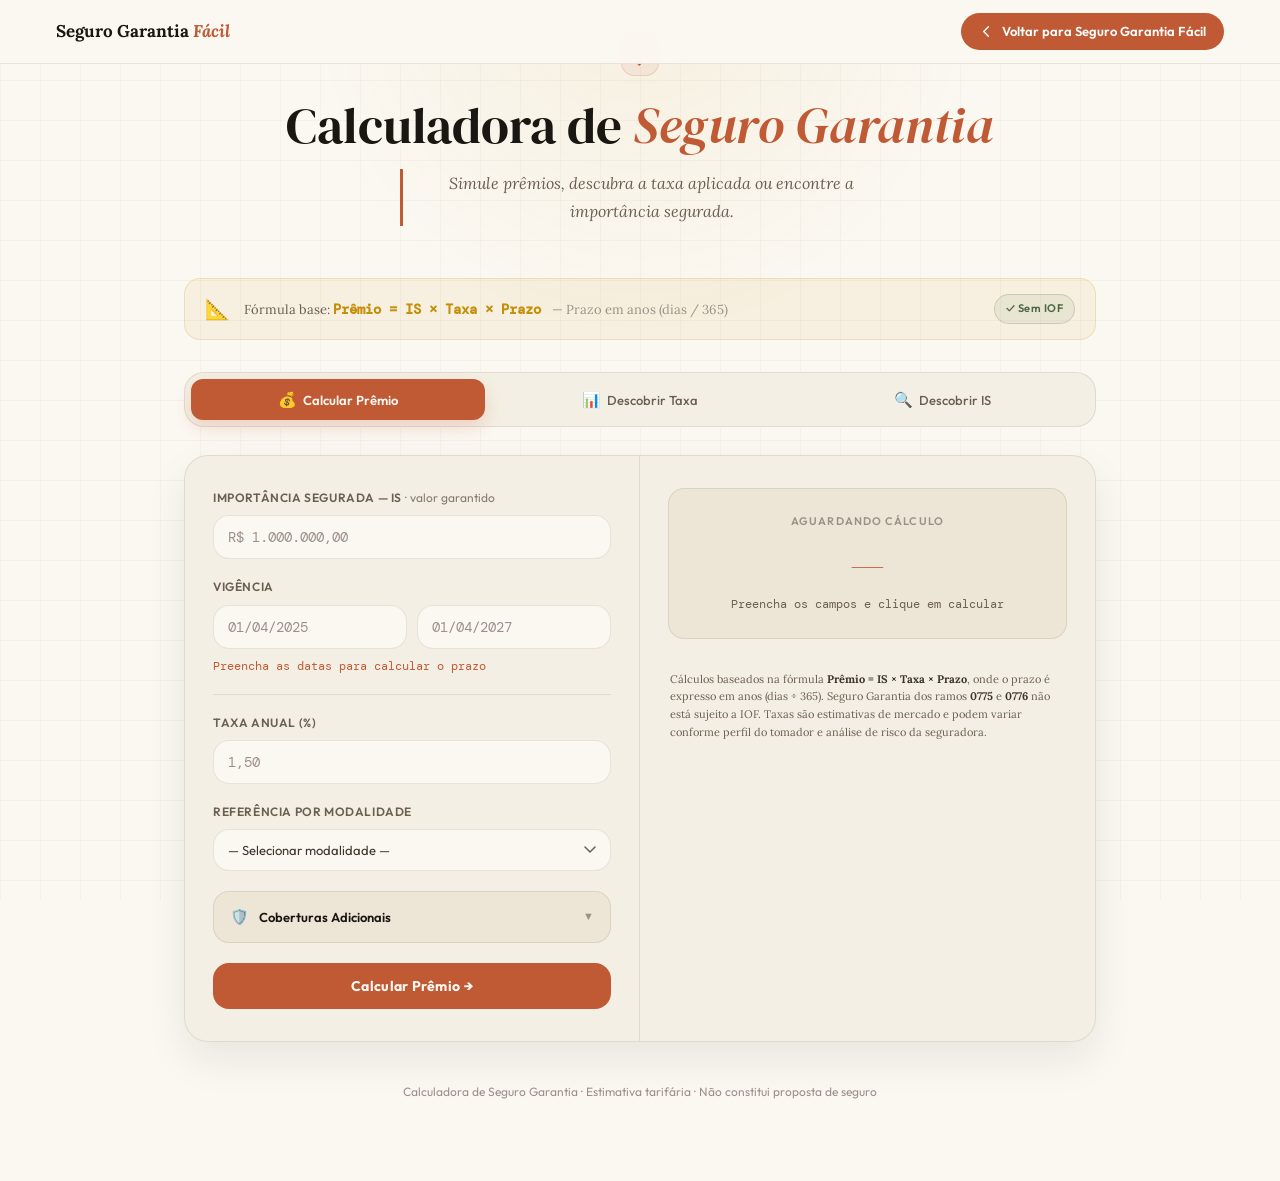
<file: calculadora.html>
<!DOCTYPE html>
<html lang="pt-BR">
<head>
<meta charset="UTF-8">
<meta name="viewport" content="width=device-width, initial-scale=1.0">
<title>Calculadora de Seguro Garantia — SGF</title>
<meta name="description" content="Calcule o prêmio, a taxa ou a importância segurada do seu Seguro Garantia de forma simples e precisa.">
<meta property="og:title" content="Calculadora de Seguro Garantia — SGF">
<meta property="og:description" content="Calcule o prêmio, a taxa ou a importância segurada do seu Seguro Garantia de forma simples e precisa.">
<meta property="og:type" content="website">
<meta property="og:locale" content="pt_BR">
<meta name="twitter:card" content="summary">
<meta name="twitter:title" content="Calculadora de Seguro Garantia — SGF">
<meta name="twitter:description" content="Calcule o prêmio, a taxa ou a importância segurada do seu Seguro Garantia de forma simples e precisa.">
<link rel="icon" href="favicon.svg" type="image/svg+xml">
<link rel="preconnect" href="https://fonts.googleapis.com">
<link rel="preconnect" href="https://fonts.gstatic.com" crossorigin>
<link href="https://fonts.googleapis.com/css2?family=Lora:ital,wght@0,400;0,500;0,700;1,400&family=Outfit:wght@300;400;500;600;700&family=Source+Serif+4:ital,opsz,wght@0,8..60,700;0,8..60,900;1,8..60,400&family=DM+Serif+Display:ital@0;1&family=DM+Mono:wght@400;500&display=swap" rel="stylesheet">
<link rel="stylesheet" href="shared.css">
</head>
<nav>
  <a href="index.html" class="nav-logo">Seguro Garantia <em>Fácil</em></a>
  <a href="index.html" class="btn-voltar">
    <svg width="15" height="15" viewBox="0 0 16 16" fill="none">
      <path d="M10 3L5 8l5 5" stroke="currentColor" stroke-width="1.5" stroke-linecap="round" stroke-linejoin="round"/>
    </svg>
    Voltar para Seguro Garantia Fácil
  </a>
</nav>
<style>
  :root {
    --ivory:    #FBF8F2;
    --ivory-2:  #F4EFE4;
    --ivory-3:  #EDE6D6;
    --ink:      #1A1612;
    --ink-mid:  #3D342A;
    --ink-soft: #6B5E52;
    --ink-mute: #9C9088;
    --terra:    #C05A35;
    --terra-lt: #D97A52;
    --amber:    #C4900A;
    --amber-lt: #E3AD2A;
    --sage:     #4A6741;
    --line:     rgba(90,70,50,0.12);
    --serif:    'Lora', Georgia, serif;
    --body:     'Lora', Georgia, serif;
    --ui:       'Outfit', system-ui, sans-serif;
    --ease:     cubic-bezier(0.4, 0, 0.2, 1);
    --radius:   16px;
  }

  *, *::before, *::after { box-sizing: border-box; margin: 0; padding: 0; }

  body {
    font-family: var(--body);
    font-size: 15px;
    background: var(--ivory);
    color: var(--ink-mid);
    overflow-x: hidden;
    line-height: 1.6;
    min-height: 100vh;
    -webkit-font-smoothing: antialiased;
  }

  body::before {
    content: '';
    position: fixed;
    inset: 0;
    background-image:
      linear-gradient(var(--line) 1px, transparent 1px),
      linear-gradient(90deg, var(--line) 1px, transparent 1px);
    background-size: 40px 40px;
    pointer-events: none;
    z-index: 0;
    opacity: 0.35;
  }

  body::after {
    content: '';
    position: fixed;
    top: -40%;
    left: 50%;
    transform: translateX(-50%);
    width: 700px;
    height: 700px;
    background: radial-gradient(ellipse, rgba(196, 144, 10, 0.08) 0%, transparent 70%);
    pointer-events: none;
    z-index: 0;
  }

  .page-wrap {
    position: relative;
    z-index: 1;
    max-width: 960px;
    margin: 0 auto;
    padding: 48px 24px 80px;
  }

  .header {
    text-align: center;
    margin-bottom: 52px;
    animation: fadeUp .6s ease both;
  }

  .eyebrow {
    display: inline-flex;
    align-items: center;
    gap: 8px;
    font-size: 11px;
    font-weight: 600;
    letter-spacing: .12em;
    text-transform: uppercase;
    color: var(--terra);
    background: rgba(192, 90, 53, 0.08);
    border: 1px solid rgba(192, 90, 53, 0.18);
    padding: 6px 14px;
    border-radius: 100px;
    margin-bottom: 20px;
    font-family: var(--ui);
  }

  .eyebrow::before { content: '◆'; font-size: 8px; }

  h1 {
    font-family: 'DM Serif Display', serif;
    font-size: clamp(2rem, 5vw, 3.2rem);
    font-weight: 400;
    line-height: 1.15;
    color: var(--ink);
    margin-bottom: 14px;
  }

  h1 em {
    font-style: italic;
    color: var(--terra);
  }

  .lead {
    font-size: 16px;
    color: var(--ink-soft);
    max-width: 480px;
    margin: 0 auto;
  }

  .formula-banner {
    background: rgba(196, 144, 10, 0.08);
    border: 1px solid rgba(196, 144, 10, 0.18);
    border-radius: var(--radius);
    padding: 14px 20px;
    display: flex;
    align-items: center;
    gap: 14px;
    margin-bottom: 32px;
    animation: fadeUp .6s .1s ease both;
  }

  .formula-icon { font-size: 20px; flex-shrink: 0; }

  .formula-text {
    font-size: 13px;
    color: var(--ink-soft);
  }

  .formula-text strong {
    font-family: 'DM Mono', monospace;
    color: var(--amber);
    font-size: 14px;
  }

  .iof-badge {
    margin-left: auto;
    flex-shrink: 0;
    background: rgba(74, 103, 65, 0.08);
    border: 1px solid rgba(74, 103, 65, 0.2);
    color: var(--sage);
    font-size: 11px;
    font-weight: 600;
    padding: 5px 11px;
    border-radius: 100px;
    letter-spacing: .04em;
    white-space: nowrap;
    font-family: var(--ui);
  }

  .mode-tabs {
    display: flex;
    gap: 8px;
    background: var(--ivory-2);
    border: 1px solid var(--line);
    border-radius: 20px;
    padding: 6px;
    margin-bottom: 28px;
    animation: fadeUp .6s .15s ease both;
  }

  .mode-btn {
    flex: 1;
    background: transparent;
    border: none;
    border-radius: 12px;
    padding: 11px 8px;
    font-family: var(--ui);
    font-size: 13px;
    font-weight: 500;
    color: var(--ink-soft);
    cursor: pointer;
    transition: all .2s var(--ease);
    display: flex;
    align-items: center;
    justify-content: center;
    gap: 6px;
  }

  .mode-btn:hover {
    color: var(--ink);
    background: rgba(192, 90, 53, 0.05);
  }

  .mode-btn.active {
    background: var(--terra);
    color: var(--ivory);
    font-weight: 600;
    box-shadow: 0 8px 18px rgba(192, 90, 53, 0.18);
  }

  .mode-icon { font-size: 15px; }

  .calc-card {
    background: var(--ivory-2);
    border: 1px solid var(--line);
    border-radius: 24px;
    display: grid;
    grid-template-columns: 1fr 1fr;
    overflow: hidden;
    box-shadow: 0 18px 40px rgba(26, 22, 18, 0.08);
    animation: fadeUp .6s .2s ease both;
  }

  @media (max-width: 680px) {
    .calc-card { grid-template-columns: 1fr; }
  }

  .form-side {
    padding: 32px 28px;
    border-right: 1px solid var(--line);
  }

  @media (max-width: 680px) {
    .form-side { border-right: none; border-bottom: 1px solid var(--line); padding: 24px 20px; }
  }

  .form-panel { display: none; }
  .form-panel.active { display: block; }

  .f-label {
    display: block;
    font-size: 12px;
    font-weight: 600;
    letter-spacing: .05em;
    text-transform: uppercase;
    color: var(--ink-soft);
    margin-bottom: 8px;
    font-family: var(--ui);
  }

  .f-label span {
    font-weight: 400;
    text-transform: none;
    letter-spacing: 0;
    opacity: .8;
  }

  .f-input {
    width: 100%;
    background: var(--ivory);
    border: 1px solid var(--line);
    border-radius: var(--radius);
    padding: 12px 14px;
    font-family: 'DM Mono', monospace;
    font-size: 14px;
    color: var(--ink);
    outline: none;
    transition: border .2s, box-shadow .2s, background .2s;
    margin-bottom: 18px;
    -webkit-appearance: none;
  }

  .f-input::placeholder { color: var(--ink-mute); }

  .f-input:focus {
    border-color: rgba(192, 90, 53, 0.35);
    box-shadow: 0 0 0 3px rgba(192, 90, 53, 0.10);
  }

  .f-row-2 {
    display: grid;
    grid-template-columns: 1fr 1fr;
    gap: 10px;
    margin-bottom: 18px;
  }

  .f-row-2 .f-input { margin-bottom: 0; }

  .f-hint {
    font-size: 12px;
    color: var(--terra);
    margin-top: -10px;
    margin-bottom: 18px;
    font-family: 'DM Mono', monospace;
    min-height: 18px;
  }

  .f-divider {
    height: 1px;
    background: var(--line);
    margin: 6px 0 18px;
  }

  .f-select {
    width: 100%;
    background: var(--ivory);
    border: 1px solid var(--line);
    border-radius: var(--radius);
    padding: 12px 14px;
    font-family: var(--ui);
    font-size: 13px;
    color: var(--ink-mid);
    outline: none;
    cursor: pointer;
    margin-bottom: 20px;
    transition: border .2s, box-shadow .2s, background .2s;
    appearance: none;
    background-image: url("data:image/svg+xml,%3Csvg xmlns='http://www.w3.org/2000/svg' width='12' height='8' viewBox='0 0 12 8'%3E%3Cpath d='M1 1l5 5 5-5' stroke='%236B5E52' stroke-width='1.5' fill='none' stroke-linecap='round'/%3E%3C/svg%3E");
    background-repeat: no-repeat;
    background-position: right 14px center;
    padding-right: 36px;
  }

  .f-select:focus {
    border-color: rgba(192, 90, 53, 0.35);
    box-shadow: 0 0 0 3px rgba(192, 90, 53, 0.10);
  }

  .cob-section {
    background: var(--ivory-3);
    border: 1px solid var(--line);
    border-radius: var(--radius);
    overflow: hidden;
    margin-bottom: 20px;
  }

  .cob-header {
    display: flex;
    align-items: center;
    justify-content: space-between;
    padding: 13px 16px;
    cursor: pointer;
    user-select: none;
    transition: background .15s;
  }

  .cob-header:hover { background: rgba(192, 90, 53, 0.04); }

  .cob-header-left {
    display: flex;
    align-items: center;
    gap: 10px;
  }

  .cob-header-icon { font-size: 15px; }

  .cob-header-title {
    font-size: 13px;
    font-weight: 600;
    color: var(--ink);
    font-family: var(--ui);
  }

  .cob-badge {
    background: rgba(192, 90, 53, 0.08);
    color: var(--terra);
    font-size: 10px;
    font-weight: 700;
    padding: 2px 8px;
    border-radius: 100px;
    border: 1px solid rgba(192, 90, 53, 0.18);
    font-family: var(--ui);
  }

  .cob-chevron {
    font-size: 11px;
    color: var(--ink-mute);
    transition: transform .2s;
  }

  .cob-chevron.open { transform: rotate(180deg); }

  .cob-body {
    display: none;
    border-top: 1px solid var(--line);
  }

  .cob-body.open { display: block; }

  .cob-item {
    display: flex;
    align-items: center;
    gap: 12px;
    padding: 12px 16px;
    border-bottom: 1px solid var(--line);
    transition: background .15s;
  }

  .cob-item:last-of-type { border-bottom: none; }
  .cob-item:hover { background: rgba(192, 90, 53, 0.02); }

  .cob-check {
    width: 20px;
    height: 20px;
    border: 2px solid rgba(90,70,50,0.20);
    border-radius: 5px;
    cursor: pointer;
    flex-shrink: 0;
    display: flex;
    align-items: center;
    justify-content: center;
    font-size: 11px;
    transition: all .15s;
    background: var(--ivory);
  }

  .cob-check.checked {
    background: var(--terra);
    border-color: var(--terra);
    color: var(--ivory);
  }

  .cob-check.checked::after { content: '✓'; font-weight: 700; }

  .cob-info { flex: 1; }

  .cob-name {
    font-size: 13px;
    font-weight: 500;
    color: var(--ink);
    margin-bottom: 2px;
    font-family: var(--ui);
  }

  .cob-sub { font-size: 11px; color: var(--ink-mute); }

  .cob-agravo-wrap {
    display: flex;
    align-items: center;
    gap: 4px;
    background: var(--ivory);
    border: 1px solid var(--line);
    border-radius: 8px;
    padding: 5px 8px;
  }

  .cob-agravo-input {
    width: 36px;
    background: transparent;
    border: none;
    outline: none;
    font-family: 'DM Mono', monospace;
    font-size: 13px;
    font-weight: 500;
    color: var(--amber);
    text-align: right;
  }

  .cob-agravo-label {
    font-size: 12px;
    color: var(--ink-mute);
  }

  .cob-total-hint {
    padding: 8px 16px 10px;
    font-size: 12px;
    color: var(--terra);
    font-family: 'DM Mono', monospace;
    min-height: 0;
  }

  .f-btn {
    width: 100%;
    background: var(--terra);
    color: var(--ivory);
    border: none;
    border-radius: var(--radius);
    padding: 14px;
    font-family: var(--ui);
    font-size: 14px;
    font-weight: 700;
    letter-spacing: .02em;
    cursor: pointer;
    transition: all .2s var(--ease);
    display: flex;
    align-items: center;
    justify-content: center;
    gap: 8px;
    margin-top: 4px;
  }

  .f-btn:hover {
    background: var(--terra-lt);
    box-shadow: 0 10px 24px rgba(192, 90, 53, 0.18);
    transform: translateY(-1px);
  }

  .f-btn:active { transform: translateY(0); }

  .result-side {
    padding: 32px 28px;
    display: flex;
    flex-direction: column;
    gap: 16px;
  }

  @media (max-width: 680px) {
    .result-side { padding: 24px 20px; }
  }

  .result-main {
    background: var(--ivory-3);
    border: 1px solid var(--line);
    border-radius: var(--radius);
    padding: 24px;
    text-align: center;
    min-height: 120px;
    display: flex;
    flex-direction: column;
    align-items: center;
    justify-content: center;
    transition: border-color .3s, background .3s;
  }

  .result-main.has-result {
    border-color: rgba(74, 103, 65, 0.24);
    background: linear-gradient(135deg, rgba(74, 103, 65, 0.05) 0%, var(--ivory-3) 100%);
  }

  .result-main.has-error {
    border-color: rgba(192, 90, 53, 0.24);
    background: linear-gradient(135deg, rgba(192, 90, 53, 0.05) 0%, var(--ivory-3) 100%);
  }

  .res-lbl {
    font-size: 11px;
    font-weight: 600;
    letter-spacing: .1em;
    text-transform: uppercase;
    color: var(--ink-mute);
    margin-bottom: 10px;
    font-family: var(--ui);
  }

  .res-val {
    font-family: 'DM Serif Display', serif;
    font-size: clamp(1.8rem, 4vw, 2.6rem);
    color: var(--terra);
    line-height: 1.1;
  }

  .res-val.error {
    color: var(--terra);
    font-size: 1.2rem;
    font-family: var(--ui);
  }

  .res-hint {
    font-size: 12px;
    color: var(--ink-soft);
    margin-top: 8px;
    font-family: 'DM Mono', monospace;
  }

  .breakdown {
    background: var(--ivory-3);
    border: 1px solid var(--line);
    border-radius: var(--radius);
    overflow: hidden;
    animation: fadeIn .3s ease;
  }

  .breakdown-title {
    font-size: 11px;
    font-weight: 600;
    letter-spacing: .1em;
    text-transform: uppercase;
    color: var(--ink-mute);
    padding: 12px 16px 10px;
    border-bottom: 1px solid var(--line);
    font-family: var(--ui);
  }

  .breakdown-row {
    display: flex;
    justify-content: space-between;
    align-items: center;
    padding: 10px 16px;
    border-bottom: 1px solid var(--line);
    font-size: 13px;
  }

  .breakdown-row:last-child { border-bottom: none; }

  .breakdown-label { color: var(--ink-soft); }

  .breakdown-value {
    font-family: 'DM Mono', monospace;
    font-size: 13px;
    color: var(--ink);
    font-weight: 500;
  }

  .breakdown-row.total {
    background: rgba(192, 90, 53, 0.06);
    border-top: 1px solid rgba(192, 90, 53, 0.14);
  }

  .breakdown-row.total .breakdown-label { color: var(--terra); font-weight: 600; }
  .breakdown-row.total .breakdown-value { color: var(--terra); font-size: 14px; font-weight: 700; }

  .fine-print {
    font-size: 11px;
    color: var(--ink-soft);
    line-height: 1.6;
    padding: 0 2px;
  }

  .fine-print strong { color: var(--ink-mid); }

  .footer {
    margin-top: 40px;
    text-align: center;
    font-size: 12px;
    color: var(--ink-mute);
    animation: fadeUp .6s .3s ease both;
    font-family: var(--ui);
  }

  @keyframes fadeUp {
    from { opacity: 0; transform: translateY(18px); }
    to { opacity: 1; transform: translateY(0); }
  }

  @keyframes fadeIn {
    from { opacity: 0; }
    to { opacity: 1; }
  }

  ::-webkit-scrollbar { width: 6px; }
  ::-webkit-scrollbar-track { background: var(--ivory-2); }
  ::-webkit-scrollbar-thumb { background: rgba(90,70,50,0.20); border-radius: 3px; }

  @media (max-width: 560px) {
    .formula-banner {
      flex-direction: column;
      align-items: flex-start;
    }

    .iof-badge {
      margin-left: 0;
    }

    .mode-tabs {
      flex-direction: column;
    }
  }
</style>
<body>
<div class="page-wrap">

  <header class="header">
    <div class="eyebrow"> </div>
    <h1>Calculadora de <em>Seguro Garantia</em></h1>
    <p class="lead">Simule prêmios, descubra a taxa aplicada ou encontre a importância segurada.</p>
  </header>

  <div class="formula-banner">
    <div class="formula-icon">📐</div>
    <div class="formula-text">
      Fórmula base: <strong>Prêmio = IS × Taxa × Prazo</strong>
      <span style="margin-left:8px;color:var(--ink-mute)">— Prazo em anos (dias / 365)</span>
    </div>
    <div class="iof-badge">✓ Sem IOF</div>
  </div>

  <div class="mode-tabs">
    <button class="mode-btn active" onclick="setMode('premio')">
      <span class="mode-icon">💰</span> Calcular Prêmio
    </button>
    <button class="mode-btn" onclick="setMode('taxa')">
      <span class="mode-icon">📊</span> Descobrir Taxa
    </button>
    <button class="mode-btn" onclick="setMode('is')">
      <span class="mode-icon">🔍</span> Descobrir IS
    </button>
  </div>

  <div class="calc-card">

    <div class="form-side">

      <div class="form-panel active" id="panel-premio">
        <label class="f-label" for="is1">Importância Segurada — IS <span>· valor garantido</span></label>
        <input class="f-input" type="text" id="is1" placeholder="R$ 1.000.000,00" oninput="maskBRL(this)">

        <label class="f-label">Vigência</label>
        <div class="f-row-2">
          <input class="f-input" type="text" id="ini1" placeholder="01/04/2025" maxlength="10" oninput="maskDate(this,'dias1')">
          <input class="f-input" type="text" id="fim1" placeholder="01/04/2027" maxlength="10" oninput="maskDate(this,'dias1')">
        </div>
        <div class="f-hint" id="dias1">Preencha as datas para calcular o prazo</div>

        <div class="f-divider"></div>

        <label class="f-label" for="taxa1">Taxa anual (%)</label>
        <input class="f-input" type="text" id="taxa1" placeholder="1,50" oninput="maskPct(this)">
        <label class="f-label" for="mod1">Referência por modalidade</label>
        <select class="f-select" id="mod1" onchange="preencherTaxa(this.value,'taxa1')">
          <option value="">— Selecionar modalidade —</option>
          <option value="1.5">Garantia Judicial · ~1,50% a.a.</option>
          <option value="1.0">Garantia Administrativa · ~1,00% a.a.</option>
          <option value="1.2">Bid Bond · ~1,20% a.a.</option>
          <option value="2.0">Performance Bond · ~2,00% a.a.</option>
          <option value="2.5">Alto Risco · ~2,50% a.a.</option>
        </select>

        <div class="cob-section" id="cob1">
          <div class="cob-header" onclick="toggleCob('cob1')">
            <div class="cob-header-left">
              <span class="cob-header-icon">🛡️</span>
              <span class="cob-header-title">Coberturas Adicionais</span>
              <span class="cob-badge" id="badge1" style="display:none"></span>
            </div>
            <span class="cob-chevron" id="chev1">▼</span>
          </div>
          <div class="cob-body" id="body1">
            <div class="cob-item">
              <div class="cob-check" id="chk-trab1" onclick="toggleCob2('trab','1')"></div>
              <div class="cob-info">
                <div class="cob-name">Trabalhista e Previdenciária</div>
                <div class="cob-sub">Obrigações trabalhistas e encargos previdenciários</div>
              </div>
              <div class="cob-agravo-wrap">
                <input class="cob-agravo-input" type="text" id="agr-trab1" value="17">
                <span class="cob-agravo-label">%</span>
              </div>
            </div>
            <div class="cob-item">
              <div class="cob-check" id="chk-mult1" onclick="toggleCob2('mult','1')"></div>
              <div class="cob-info">
                <div class="cob-name">Multas</div>
                <div class="cob-sub">Multas contratuais e regulatórias</div>
              </div>
              <div class="cob-agravo-wrap">
                <input class="cob-agravo-input" type="text" id="agr-mult1" value="17">
                <span class="cob-agravo-label">%</span>
              </div>
            </div>
            <div class="cob-total-hint" id="cobhint1"></div>
          </div>
        </div>

        <button class="f-btn" onclick="calcPremio()">Calcular Prêmio →</button>
      </div>

      <div class="form-panel" id="panel-taxa">
        <label class="f-label" for="is2">Importância Segurada — IS</label>
        <input class="f-input" type="text" id="is2" placeholder="R$ 1.000.000,00" oninput="maskBRL(this)">

        <label class="f-label" for="prem2">Prêmio Pago</label>
        <input class="f-input" type="text" id="prem2" placeholder="R$ 32.000,00" oninput="maskBRL(this)">

        <label class="f-label">Vigência</label>
        <div class="f-row-2">
          <input class="f-input" type="text" id="ini2" placeholder="01/04/2025" maxlength="10" oninput="maskDate(this,'dias2')">
          <input class="f-input" type="text" id="fim2" placeholder="01/04/2027" maxlength="10" oninput="maskDate(this,'dias2')">
        </div>
        <div class="f-hint" id="dias2">Preencha as datas para calcular o prazo</div>

        <button class="f-btn" onclick="calcTaxa()">Descobrir Taxa →</button>
      </div>

      <div class="form-panel" id="panel-is">
        <label class="f-label" for="prem3">Prêmio Pago</label>
        <input class="f-input" type="text" id="prem3" placeholder="R$ 32.000,00" oninput="maskBRL(this)">

        <label class="f-label">Vigência</label>
        <div class="f-row-2">
          <input class="f-input" type="text" id="ini3" placeholder="01/04/2025" maxlength="10" oninput="maskDate(this,'dias3')">
          <input class="f-input" type="text" id="fim3" placeholder="01/04/2027" maxlength="10" oninput="maskDate(this,'dias3')">
        </div>
        <div class="f-hint" id="dias3">Preencha as datas para calcular o prazo</div>

        <div class="f-divider"></div>

        <label class="f-label" for="taxa3">Taxa anual (%)</label>
        <input class="f-input" type="text" id="taxa3" placeholder="1,50" oninput="maskPct(this)">
        <label class="f-label" for="mod3">Referência por modalidade</label>
        <select class="f-select" id="mod3" onchange="preencherTaxa(this.value,'taxa3')">
          <option value="">— Selecionar modalidade —</option>
          <option value="1.5">Garantia Judicial · ~1,50% a.a.</option>
          <option value="1.0">Garantia Administrativa · ~1,00% a.a.</option>
          <option value="1.2">Bid Bond · ~1,20% a.a.</option>
          <option value="2.0">Performance Bond · ~2,00% a.a.</option>
          <option value="2.5">Alto Risco · ~2,50% a.a.</option>
        </select>

        <div class="cob-section" id="cob3">
          <div class="cob-header" onclick="toggleCob('cob3')">
            <div class="cob-header-left">
              <span class="cob-header-icon">🛡️</span>
              <span class="cob-header-title">Coberturas Adicionais</span>
              <span class="cob-badge" id="badge3" style="display:none"></span>
            </div>
            <span class="cob-chevron" id="chev3">▼</span>
          </div>
          <div class="cob-body" id="body3">
            <div class="cob-item">
              <div class="cob-check" id="chk-trab3" onclick="toggleCob2('trab','3')"></div>
              <div class="cob-info">
                <div class="cob-name">Trabalhista e Previdenciária</div>
                <div class="cob-sub">Obrigações trabalhistas e encargos previdenciários</div>
              </div>
              <div class="cob-agravo-wrap">
                <input class="cob-agravo-input" type="text" id="agr-trab3" value="17">
                <span class="cob-agravo-label">%</span>
              </div>
            </div>
            <div class="cob-item">
              <div class="cob-check" id="chk-mult3" onclick="toggleCob2('mult','3')"></div>
              <div class="cob-info">
                <div class="cob-name">Multas</div>
                <div class="cob-sub">Multas contratuais e regulatórias</div>
              </div>
              <div class="cob-agravo-wrap">
                <input class="cob-agravo-input" type="text" id="agr-mult3" value="17">
                <span class="cob-agravo-label">%</span>
              </div>
            </div>
            <div class="cob-total-hint" id="cobhint3"></div>
          </div>
        </div>

        <button class="f-btn" onclick="calcIS()">Descobrir Importância Segurada →</button>
      </div>

    </div>

    <div class="result-side">
      <div class="result-main" id="result-main">
        <div class="res-lbl" id="res-lbl">Aguardando cálculo</div>
        <div class="res-val" id="res-val">—</div>
        <div class="res-hint" id="res-hint">Preencha os campos e clique em calcular</div>
      </div>

      <div id="breakdown-wrap"></div>

      <div class="fine-print">
        Cálculos baseados na fórmula <strong>Prêmio = IS × Taxa × Prazo</strong>, onde o prazo é expresso em anos (dias ÷ 365). Seguro Garantia dos ramos <strong>0775</strong> e <strong>0776</strong> não está sujeito a IOF. Taxas são estimativas de mercado e podem variar conforme perfil do tomador e análise de risco da seguradora.
      </div>
    </div>

  </div>

  <footer class="footer">
    Calculadora de Seguro Garantia · Estimativa tarifária · Não constitui proposta de seguro
  </footer>

</div>

<script>
// ── State ──────────────────────────────────────────────
let currentMode = 'premio';
const cob = {
  '1': { trab: false, mult: false },
  '3': { trab: false, mult: false }
};

// ── Mode switching ──────────────────────────────────────
function setMode(mode) {
  currentMode = mode;
  document.querySelectorAll('.mode-btn').forEach((b, i) => {
    b.classList.toggle('active', ['premio','taxa','is'][i] === mode);
  });
  document.querySelectorAll('.form-panel').forEach(p => p.classList.remove('active'));
  document.getElementById('panel-' + mode).classList.add('active');
  clearResult();
}

// ── Masks ──────────────────────────────────────────────
function maskBRL(el) {
  let v = el.value.replace(/\D/g, '');
  if (!v) { el.value = ''; return; }
  v = (parseInt(v, 10) / 100).toFixed(2);
  el.value = 'R$ ' + v.replace('.', ',').replace(/\B(?=(\d{3})+(?!\d))/g, '.');
}

function maskPct(el) {
  let v = el.value.replace(/[^0-9,\.]/g, '').replace('.', ',');
  const parts = v.split(',');
  if (parts.length > 2) v = parts[0] + ',' + parts.slice(1).join('');
  el.value = v;
}

function maskDate(el, diasId) {
  let v = el.value.replace(/\D/g, '');
  if (v.length > 2) v = v.slice(0,2) + '/' + v.slice(2);
  if (v.length > 5) v = v.slice(0,5) + '/' + v.slice(5,9);
  el.value = v;
  if (diasId) updateDias(diasId);
}

// ── Date helpers ────────────────────────────────────────
function parseDate(s) {
  const p = s.trim().split('/');
  if (p.length !== 3 || p[2].length !== 4) return null;
  const d = new Date(+p[2], +p[1]-1, +p[0]);
  return isNaN(d) ? null : d;
}

function updateDias(id) {
  const el = document.getElementById(id);
  if (!el) return;
  const num = id.slice(-1);
  const ini = parseDate(document.getElementById('ini' + num)?.value || '');
  const fim = parseDate(document.getElementById('fim' + num)?.value || '');
  if (ini && fim && fim > ini) {
    const diff = Math.round((fim - ini) / 86400000);
    const anos = (diff / 365).toFixed(4);
    el.textContent = `${diff} dias · ${anos} anos`;
  } else {
    el.textContent = 'Preencha as datas para calcular o prazo';
  }
}

function getDias(num) {
  const ini = parseDate(document.getElementById('ini' + num)?.value || '');
  const fim = parseDate(document.getElementById('fim' + num)?.value || '');
  if (!ini || !fim || fim <= ini) return null;
  return Math.round((fim - ini) / 86400000);
}

// ── Parse inputs ────────────────────────────────────────
function parseBRL(id) {
  const v = document.getElementById(id)?.value || '';
  const n = parseFloat(v.replace('R$','').replace(/\./g,'').replace(',','.').trim());
  return isNaN(n) ? null : n;
}

function parsePct(id) {
  const v = document.getElementById(id)?.value || '';
  const n = parseFloat(v.replace(',', '.').trim());
  return isNaN(n) ? null : n;
}

// ── Coverage ────────────────────────────────────────────
function preencherTaxa(val, taxaId) {
  if (val) document.getElementById(taxaId).value = val.replace('.',',');
}

function toggleCob(sectionId) {
  const body = document.getElementById(sectionId.replace('cob','body'));
  const chev = document.getElementById(sectionId.replace('cob','chev'));
  if (!body || !chev) return;
  body.classList.toggle('open');
  chev.classList.toggle('open');
}

function toggleCob2(tipo, num) {
  cob[num][tipo] = !cob[num][tipo];
  const chk = document.getElementById('chk-' + tipo + num);
  if (chk) chk.classList.toggle('checked', cob[num][tipo]);
  updateBadge(num);
  updateCobHint(num);
}

function updateBadge(num) {
  const badge = document.getElementById('badge' + num);
  if (!badge) return;
  const count = (cob[num].trab ? 1 : 0) + (cob[num].mult ? 1 : 0);
  if (count > 0) {
    badge.style.display = 'inline-flex';
    badge.textContent = count + ' ativa' + (count > 1 ? 's' : '');
  } else {
    badge.style.display = 'none';
  }
}

function updateCobHint(num) {
  const hint = document.getElementById('cobhint' + num);
  if (!hint) return;
  const agravo = calcAgravo(num);
  if (agravo > 0) {
    hint.textContent = `Agravo total: +${agravo.toFixed(0)}% sobre a taxa base`;
  } else {
    hint.textContent = '';
  }
}

function calcAgravo(num) {
  let total = 0;
  if (cob[num].trab) {
    const v = parseFloat((document.getElementById('agr-trab' + num)?.value || '17').replace(',','.'));
    if (!isNaN(v)) total += v;
  }
  if (cob[num].mult) {
    const v = parseFloat((document.getElementById('agr-mult' + num)?.value || '17').replace(',','.'));
    if (!isNaN(v)) total += v;
  }
  return total;
}

// ── Calcs ───────────────────────────────────────────────
function calcPremio() {
  const is = parseBRL('is1');
  const taxa = parsePct('taxa1');
  const dias = getDias('1');

  if (!is) return showError('Informe a Importância Segurada.');
  if (!taxa) return showError('Informe a Taxa anual.');
  if (!dias) return showError('Informe datas de início e fim válidas.');

  const agravo = calcAgravo('1');
  const taxaEfetiva = taxa * (1 + agravo / 100);
  const prazo = dias / 365;
  const premio = is * (taxaEfetiva / 100) * prazo;

  const rows = [
    { label: 'Importância Segurada', value: fmtBRL(is) },
    { label: 'Taxa base', value: fmtPct(taxa) + ' a.a.' },
    agravo > 0 ? { label: 'Agravo coberturas', value: '+' + agravo.toFixed(0) + '%' } : null,
    agravo > 0 ? { label: 'Taxa efetiva', value: fmtPct(taxaEfetiva) + ' a.a.' } : null,
    { label: 'Vigência', value: dias + ' dias (' + prazo.toFixed(4) + ' anos)' },
    { label: 'Prêmio Total', value: fmtBRL(premio), total: true },
  ].filter(Boolean);

  showResult('Prêmio', fmtBRL(premio), 'IS × Taxa efetiva × Prazo', rows);
}

function calcTaxa() {
  const is = parseBRL('is2');
  const prem = parseBRL('prem2');
  const dias = getDias('2');

  if (!is) return showError('Informe a Importância Segurada.');
  if (!prem) return showError('Informe o Prêmio.');
  if (!dias) return showError('Informe datas de início e fim válidas.');

  const prazo = dias / 365;
  const taxa = (prem / is / prazo) * 100;

  const rows = [
    { label: 'Importância Segurada', value: fmtBRL(is) },
    { label: 'Prêmio', value: fmtBRL(prem) },
    { label: 'Vigência', value: dias + ' dias (' + prazo.toFixed(4) + ' anos)' },
    { label: 'Taxa Anual Aplicada', value: fmtPct(taxa) + ' a.a.', total: true },
  ];

  showResult('Taxa Aplicada', fmtPct(taxa) + ' a.a.', 'Prêmio ÷ (IS × Prazo)', rows);
}

function calcIS() {
  const prem = parseBRL('prem3');
  const taxa = parsePct('taxa3');
  const dias = getDias('3');

  if (!prem) return showError('Informe o Prêmio.');
  if (!taxa) return showError('Informe a Taxa anual.');
  if (!dias) return showError('Informe datas de início e fim válidas.');

  const agravo = calcAgravo('3');
  const taxaEfetiva = taxa * (1 + agravo / 100);
  const prazo = dias / 365;
  const is = prem / ((taxaEfetiva / 100) * prazo);

  const rows = [
    { label: 'Prêmio', value: fmtBRL(prem) },
    { label: 'Taxa base', value: fmtPct(taxa) + ' a.a.' },
    agravo > 0 ? { label: 'Agravo coberturas', value: '+' + agravo.toFixed(0) + '%' } : null,
    agravo > 0 ? { label: 'Taxa efetiva', value: fmtPct(taxaEfetiva) + ' a.a.' } : null,
    { label: 'Vigência', value: dias + ' dias (' + prazo.toFixed(4) + ' anos)' },
    { label: 'Importância Segurada', value: fmtBRL(is), total: true },
  ].filter(Boolean);

  showResult('Importância Segurada', fmtBRL(is), 'Prêmio ÷ (Taxa efetiva × Prazo)', rows);
}

// ── Display ─────────────────────────────────────────────
function showResult(lbl, val, hint, rows) {
  const box = document.getElementById('result-main');
  box.className = 'result-main has-result';
  document.getElementById('res-lbl').textContent = lbl;
  const valEl = document.getElementById('res-val');
  valEl.className = 'res-val';
  valEl.textContent = val;
  document.getElementById('res-hint').textContent = hint;

  const wrap = document.getElementById('breakdown-wrap');
  let html = '<div class="breakdown"><div class="breakdown-title">Detalhamento</div>';
  rows.forEach(r => {
    html += `<div class="breakdown-row${r.total ? ' total' : ''}">
      <span class="breakdown-label">${r.label}</span>
      <span class="breakdown-value">${r.value}</span>
    </div>`;
  });
  html += '</div>';
  wrap.innerHTML = html;
}

function showError(msg) {
  const box = document.getElementById('result-main');
  box.className = 'result-main has-error';
  document.getElementById('res-lbl').textContent = 'Campo inválido';
  const valEl = document.getElementById('res-val');
  valEl.className = 'res-val error';
  valEl.textContent = msg;
  document.getElementById('res-hint').textContent = '';
  document.getElementById('breakdown-wrap').innerHTML = '';
}

function clearResult() {
  const box = document.getElementById('result-main');
  box.className = 'result-main';
  document.getElementById('res-lbl').textContent = 'Aguardando cálculo';
  const valEl = document.getElementById('res-val');
  valEl.className = 'res-val';
  valEl.textContent = '—';
  document.getElementById('res-hint').textContent = 'Preencha os campos e clique em calcular';
  document.getElementById('breakdown-wrap').innerHTML = '';
}

// ── Formatters ──────────────────────────────────────────
function fmtBRL(n) {
  return 'R$ ' + n.toFixed(2).replace('.', ',').replace(/\B(?=(\d{3})+(?!\d))/g, '.');
}

function fmtPct(n) {
  return n.toFixed(4).replace('.', ',') + '%';
}
</script>
</body>
</html>
</file>
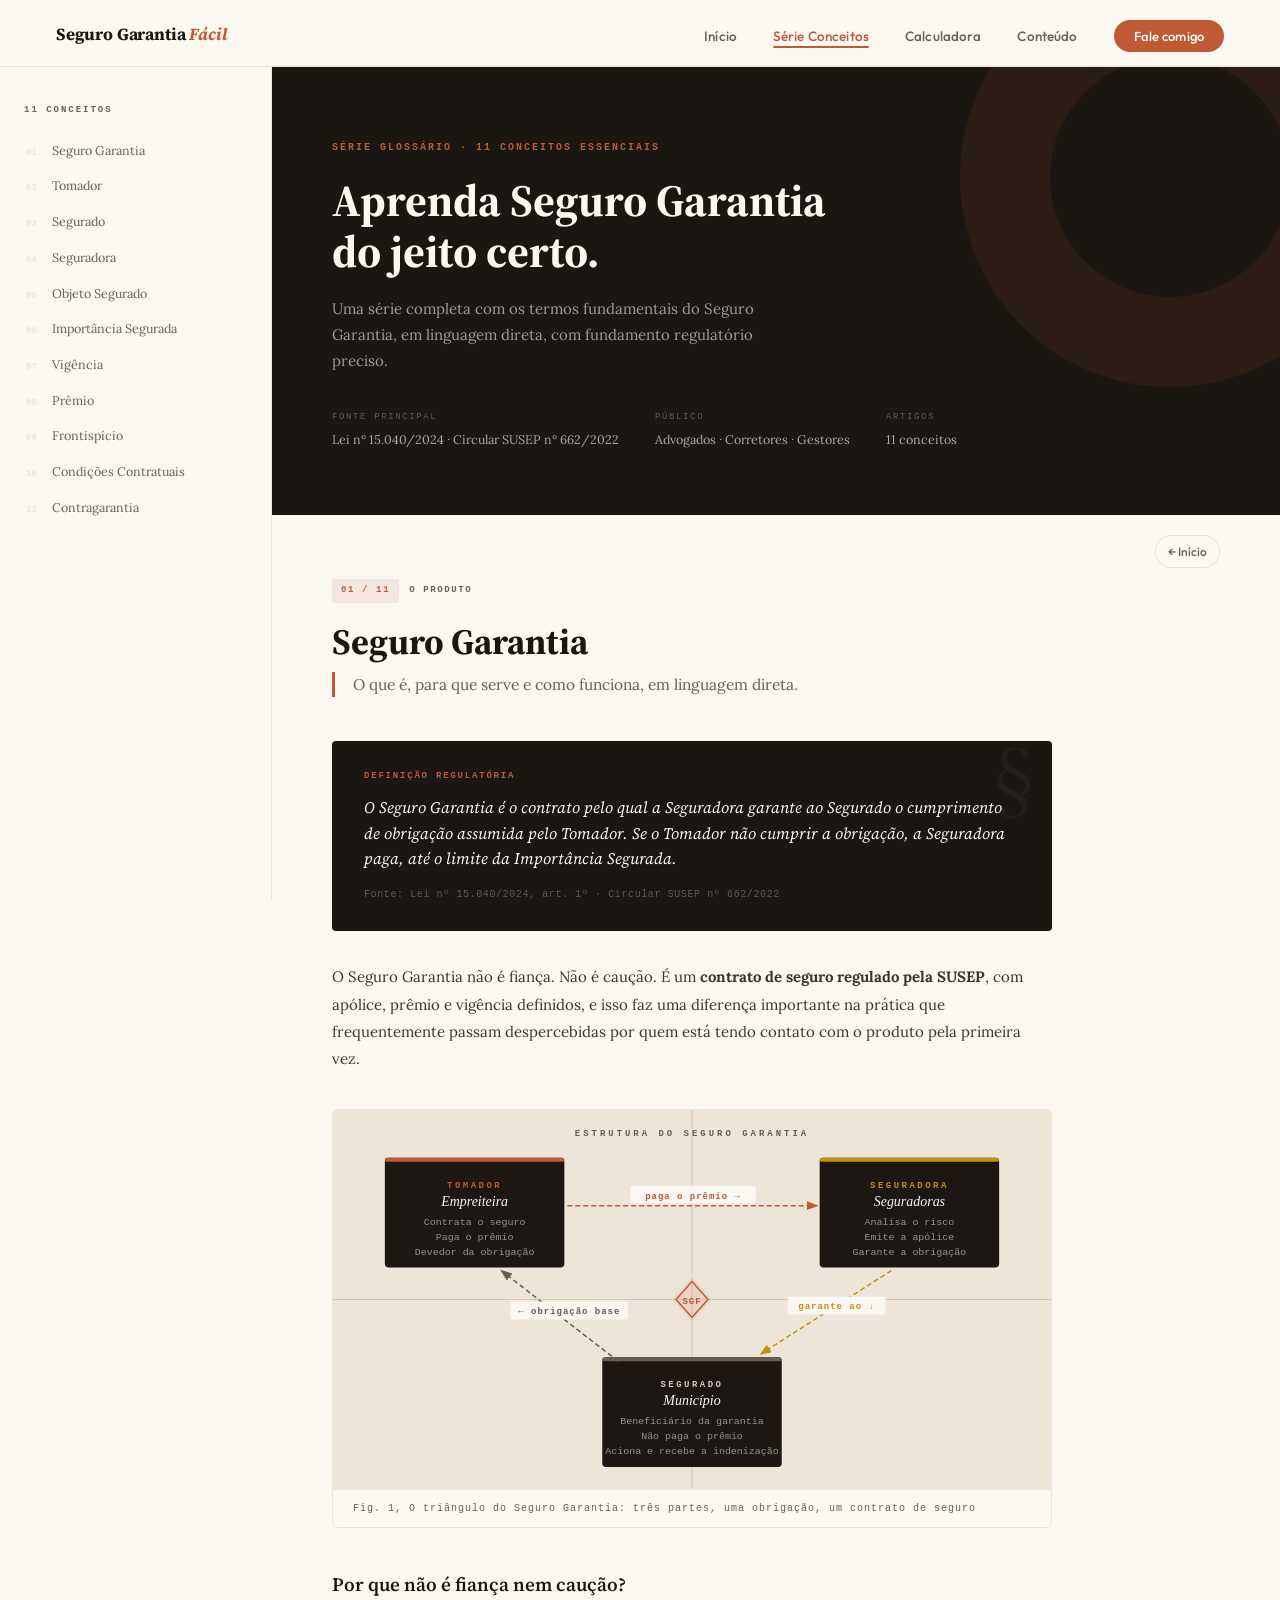
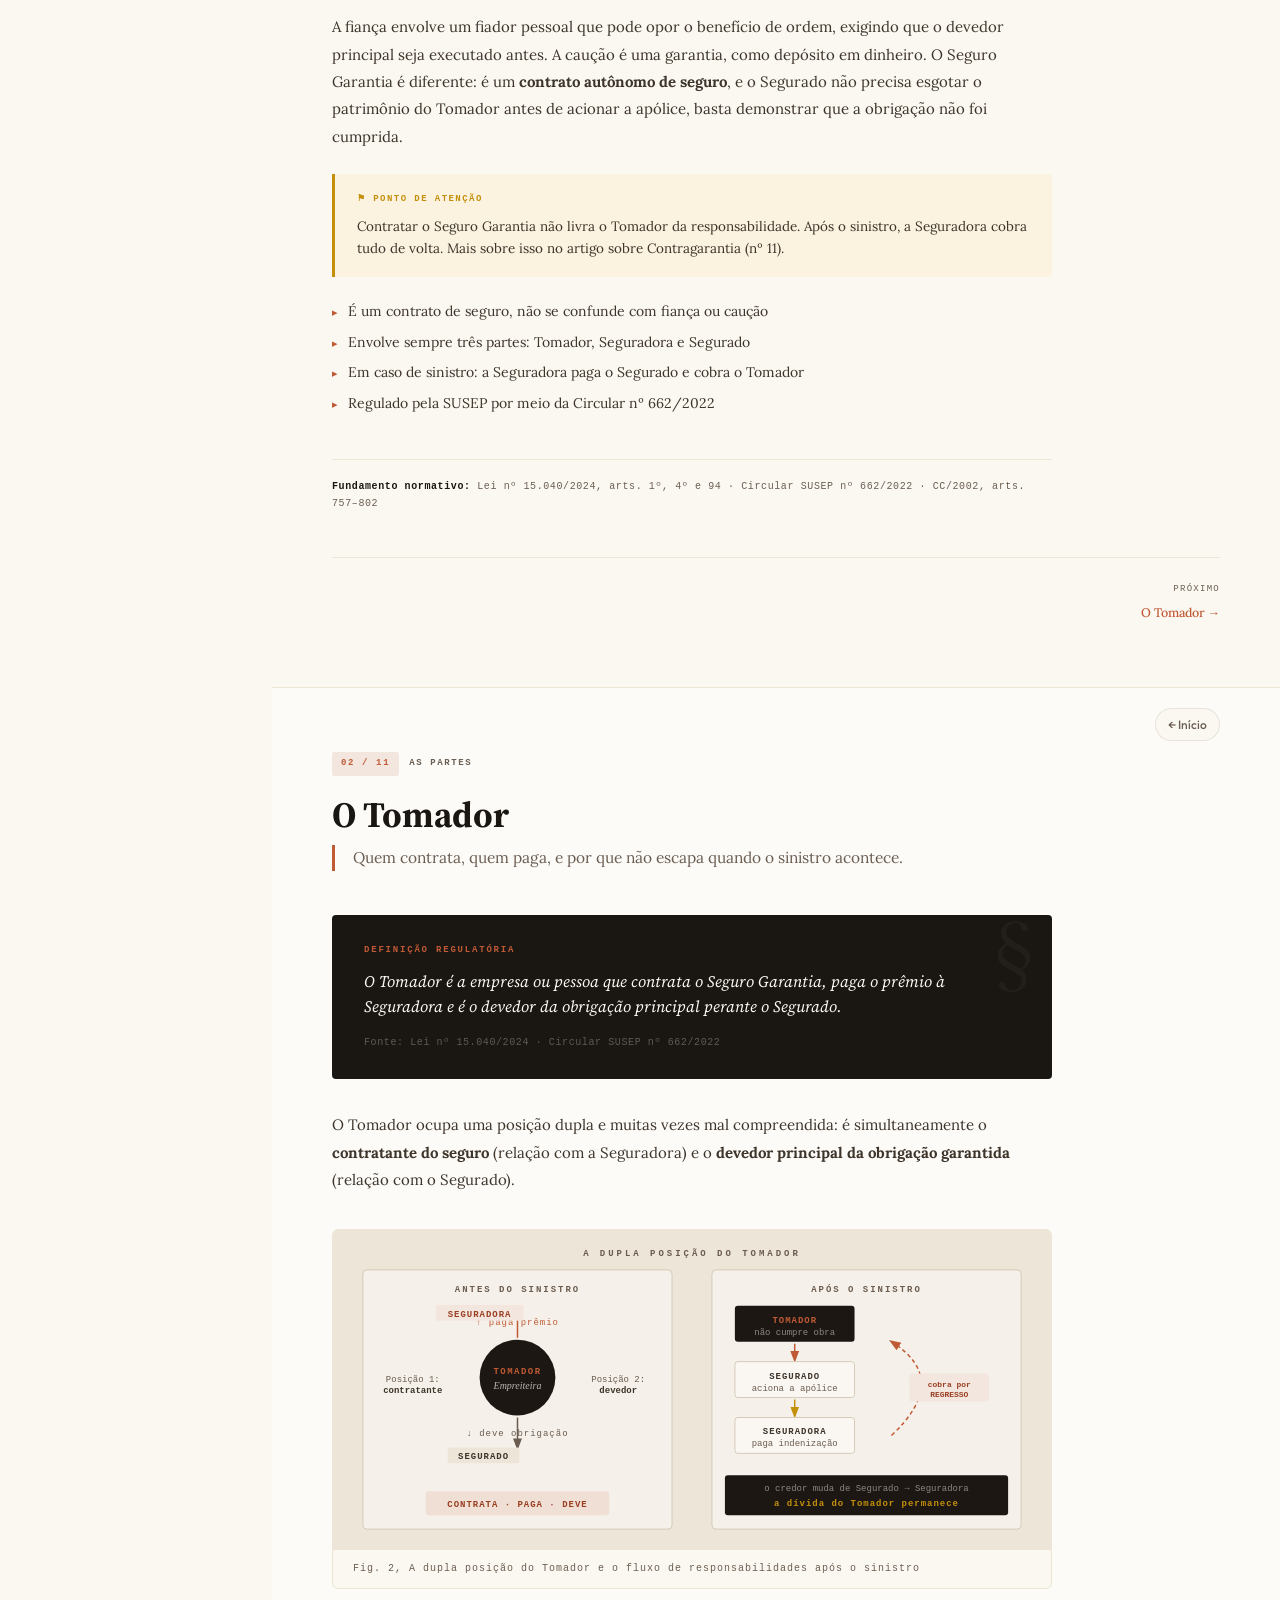
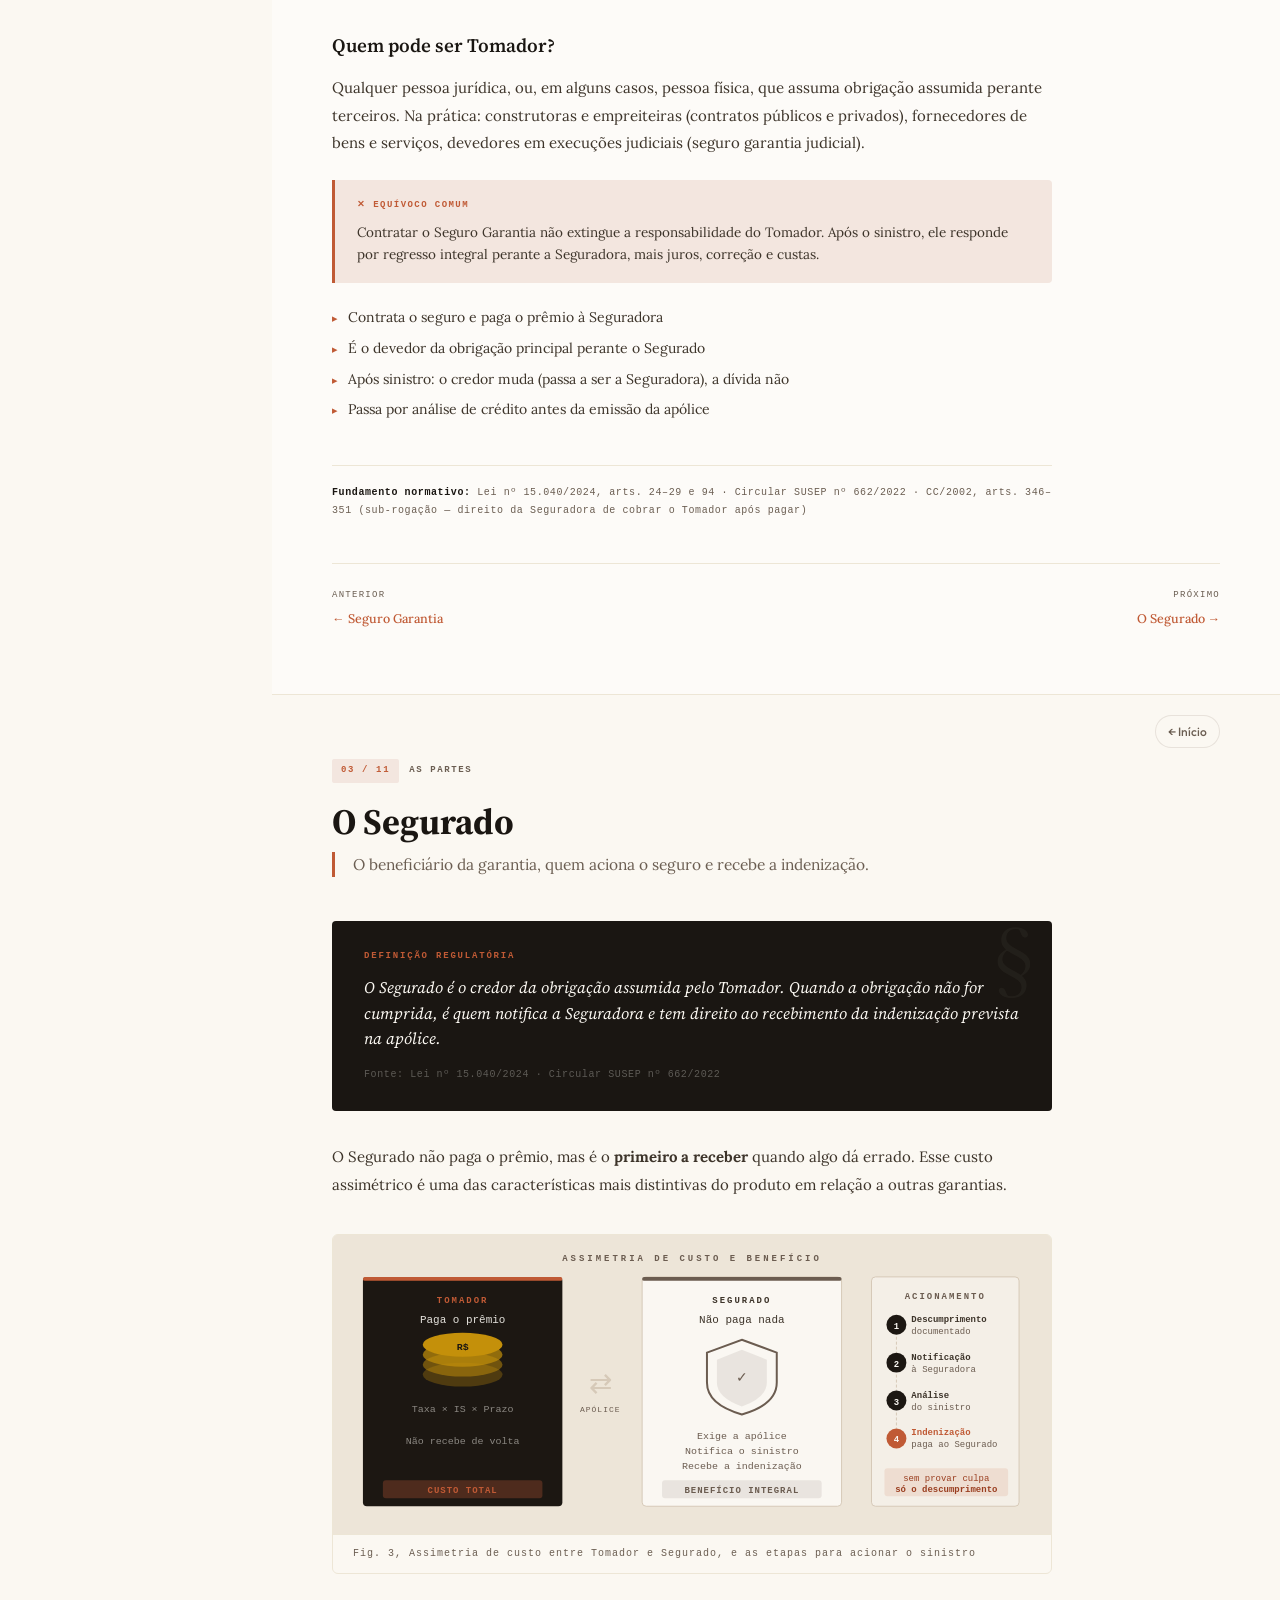
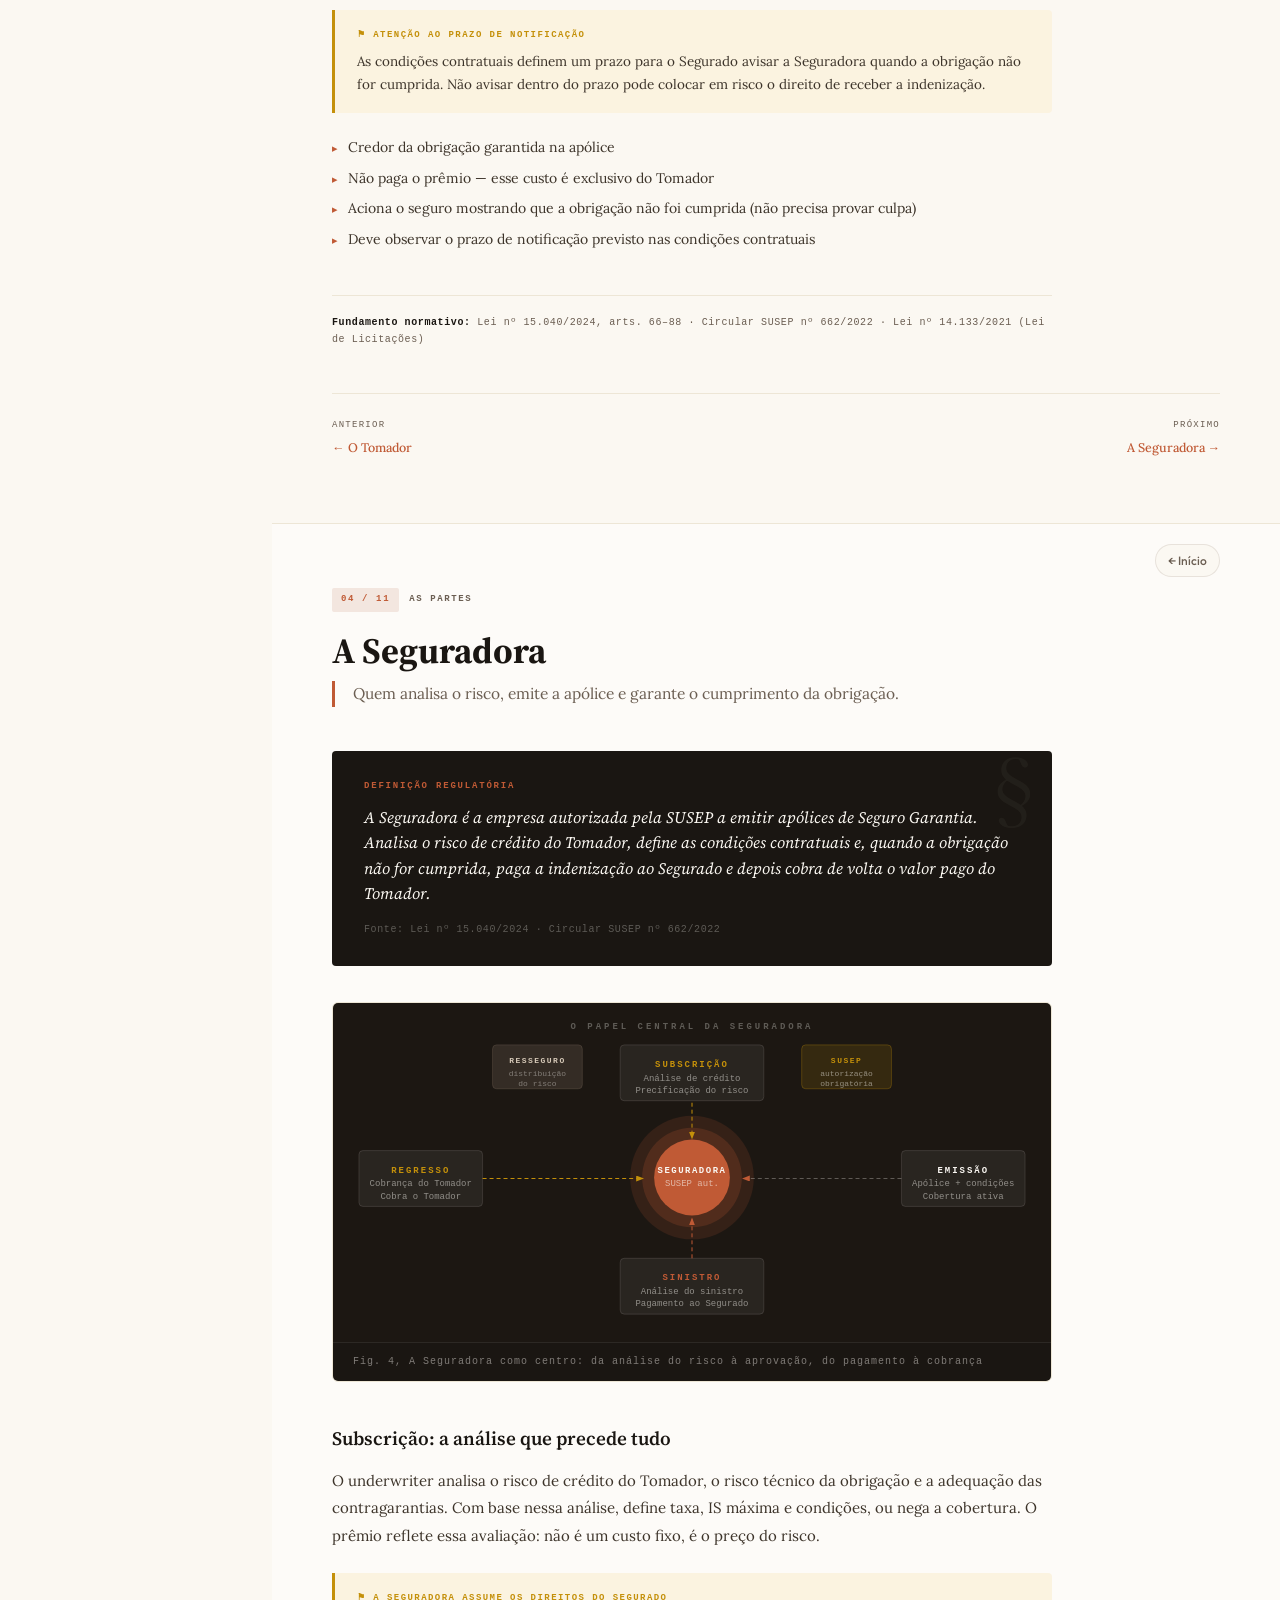
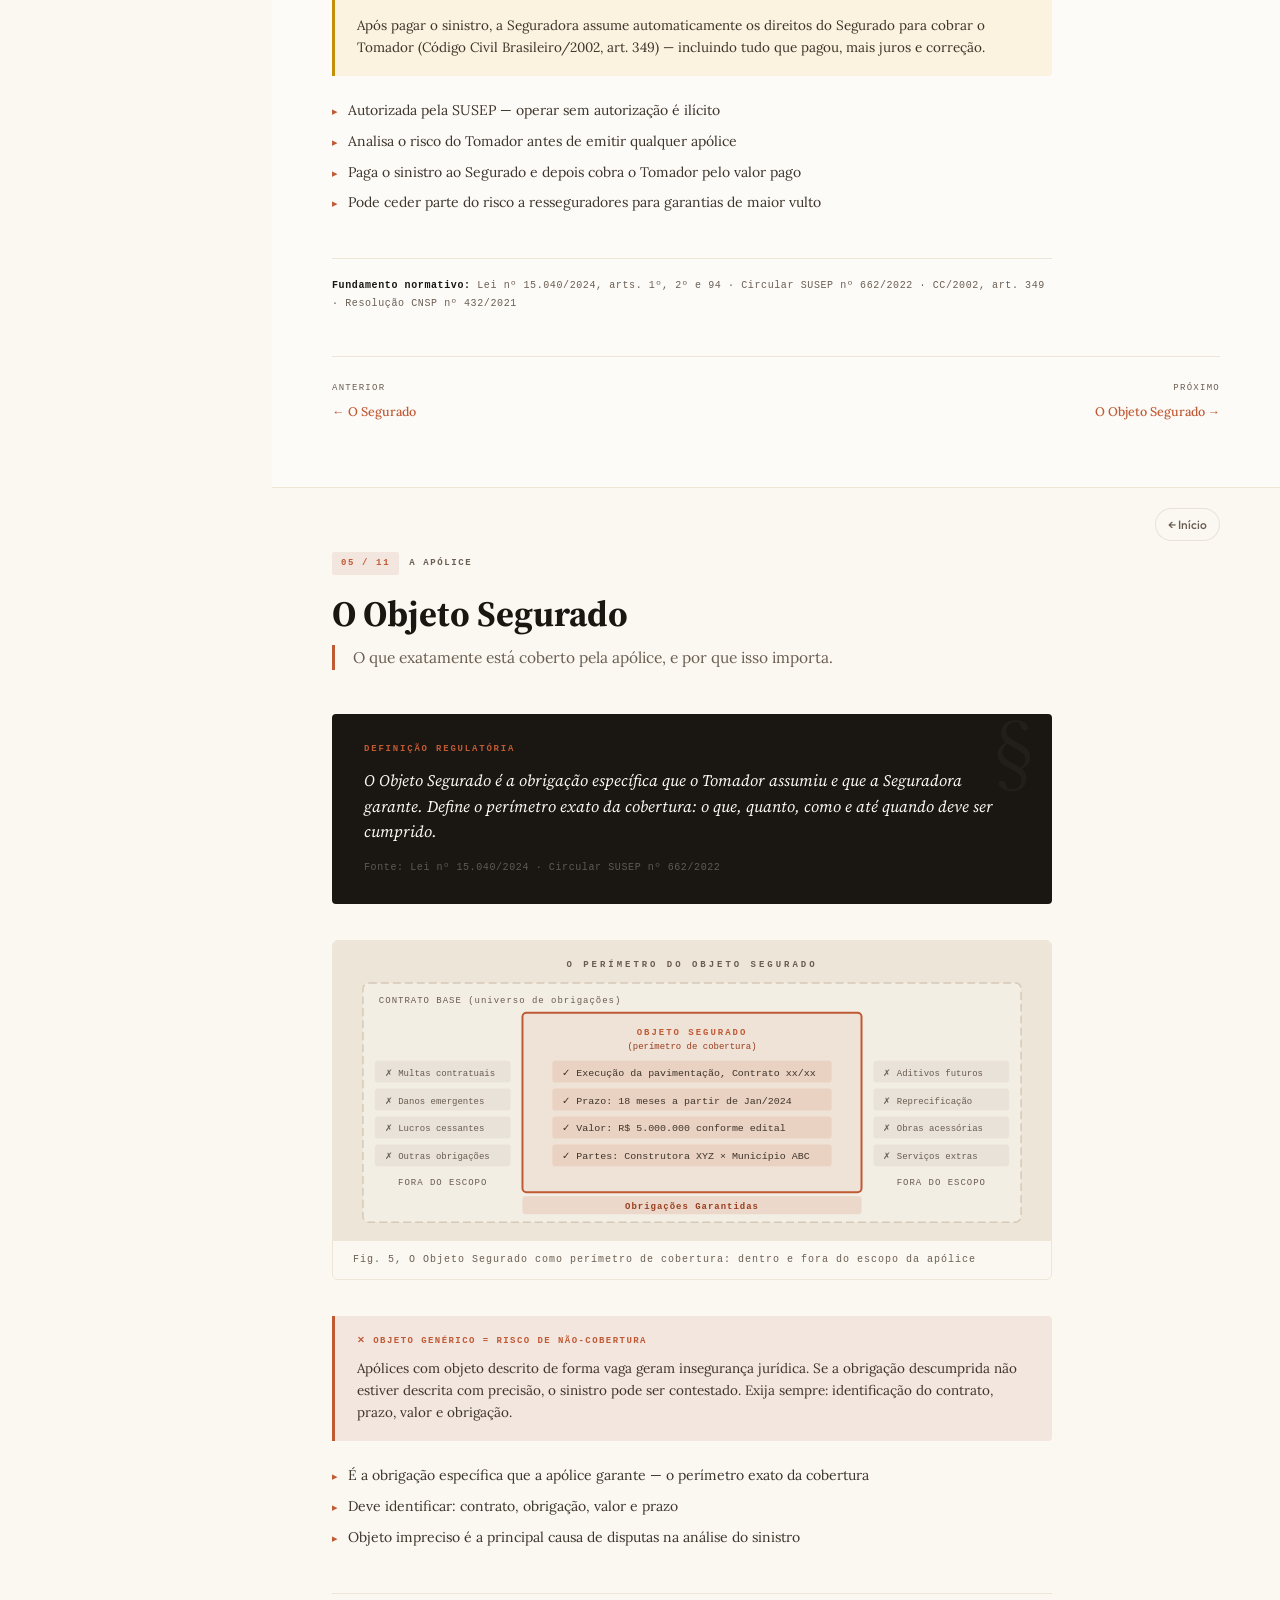
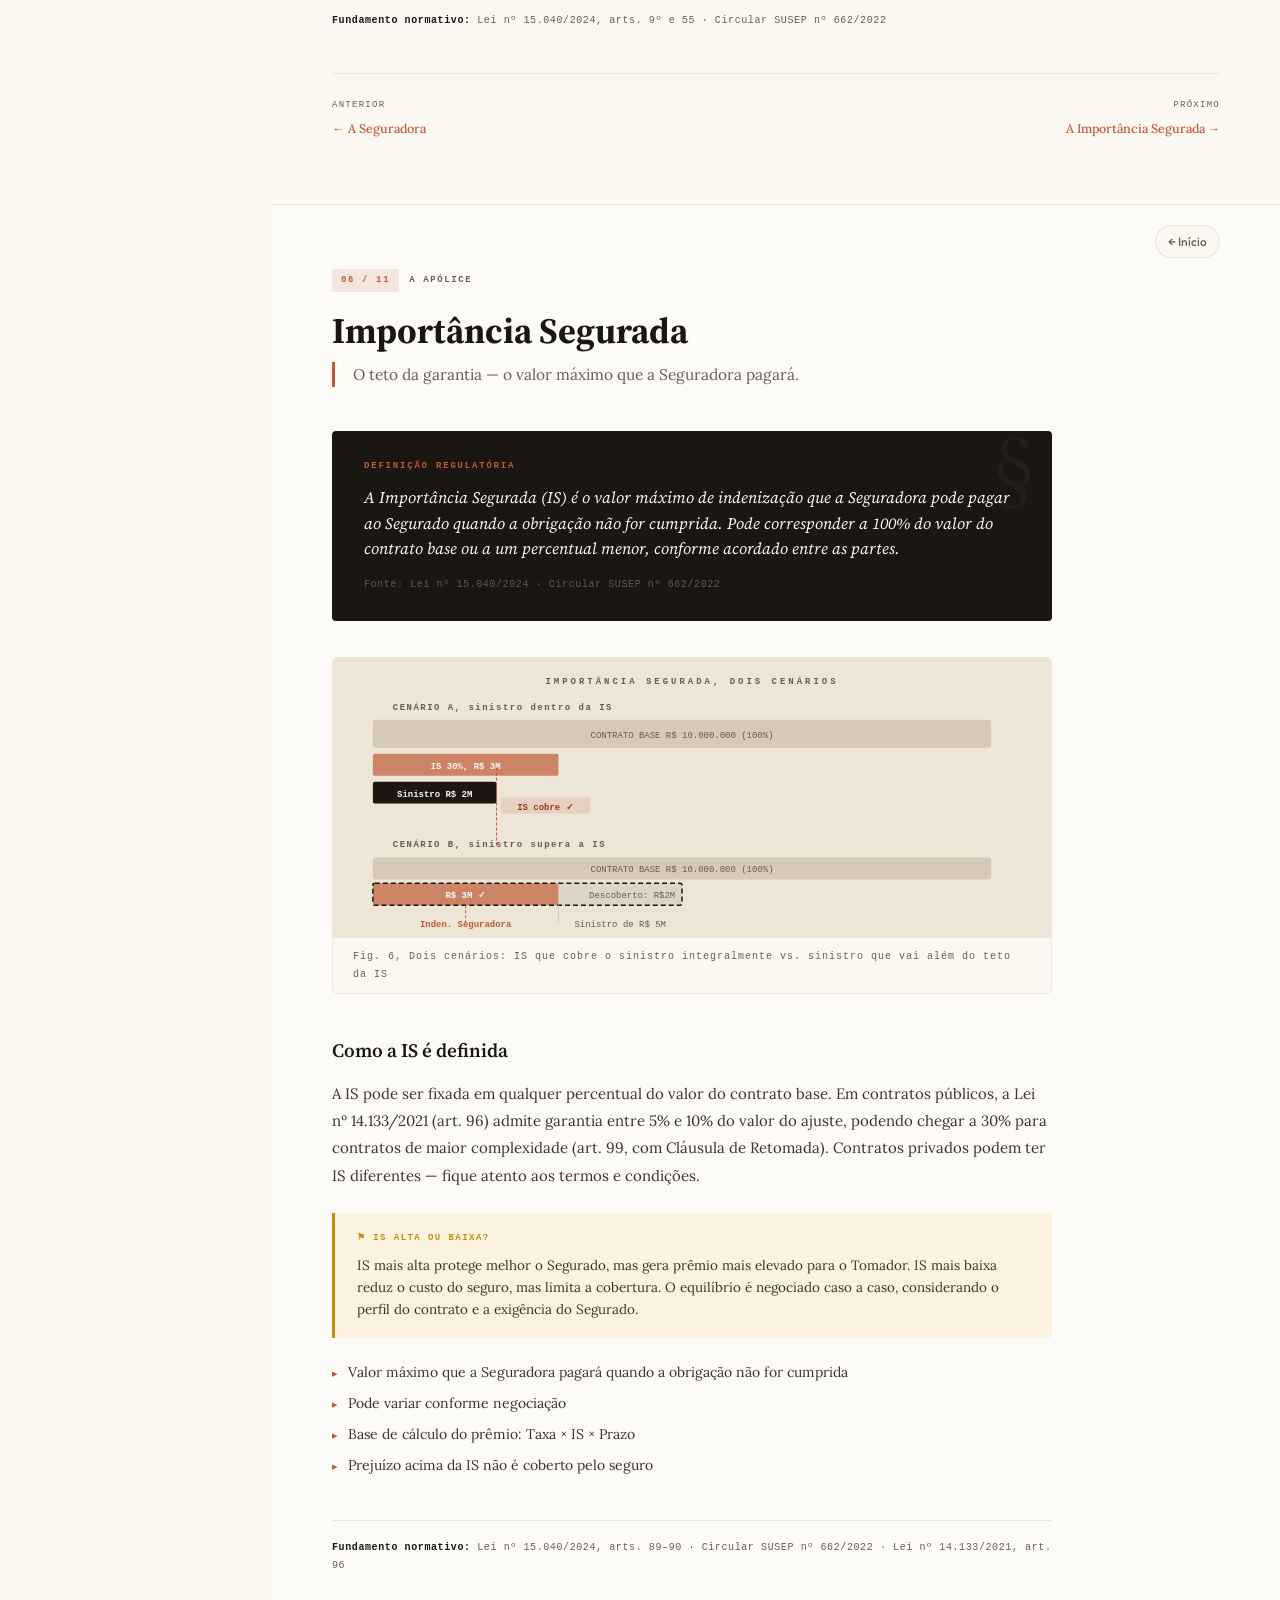
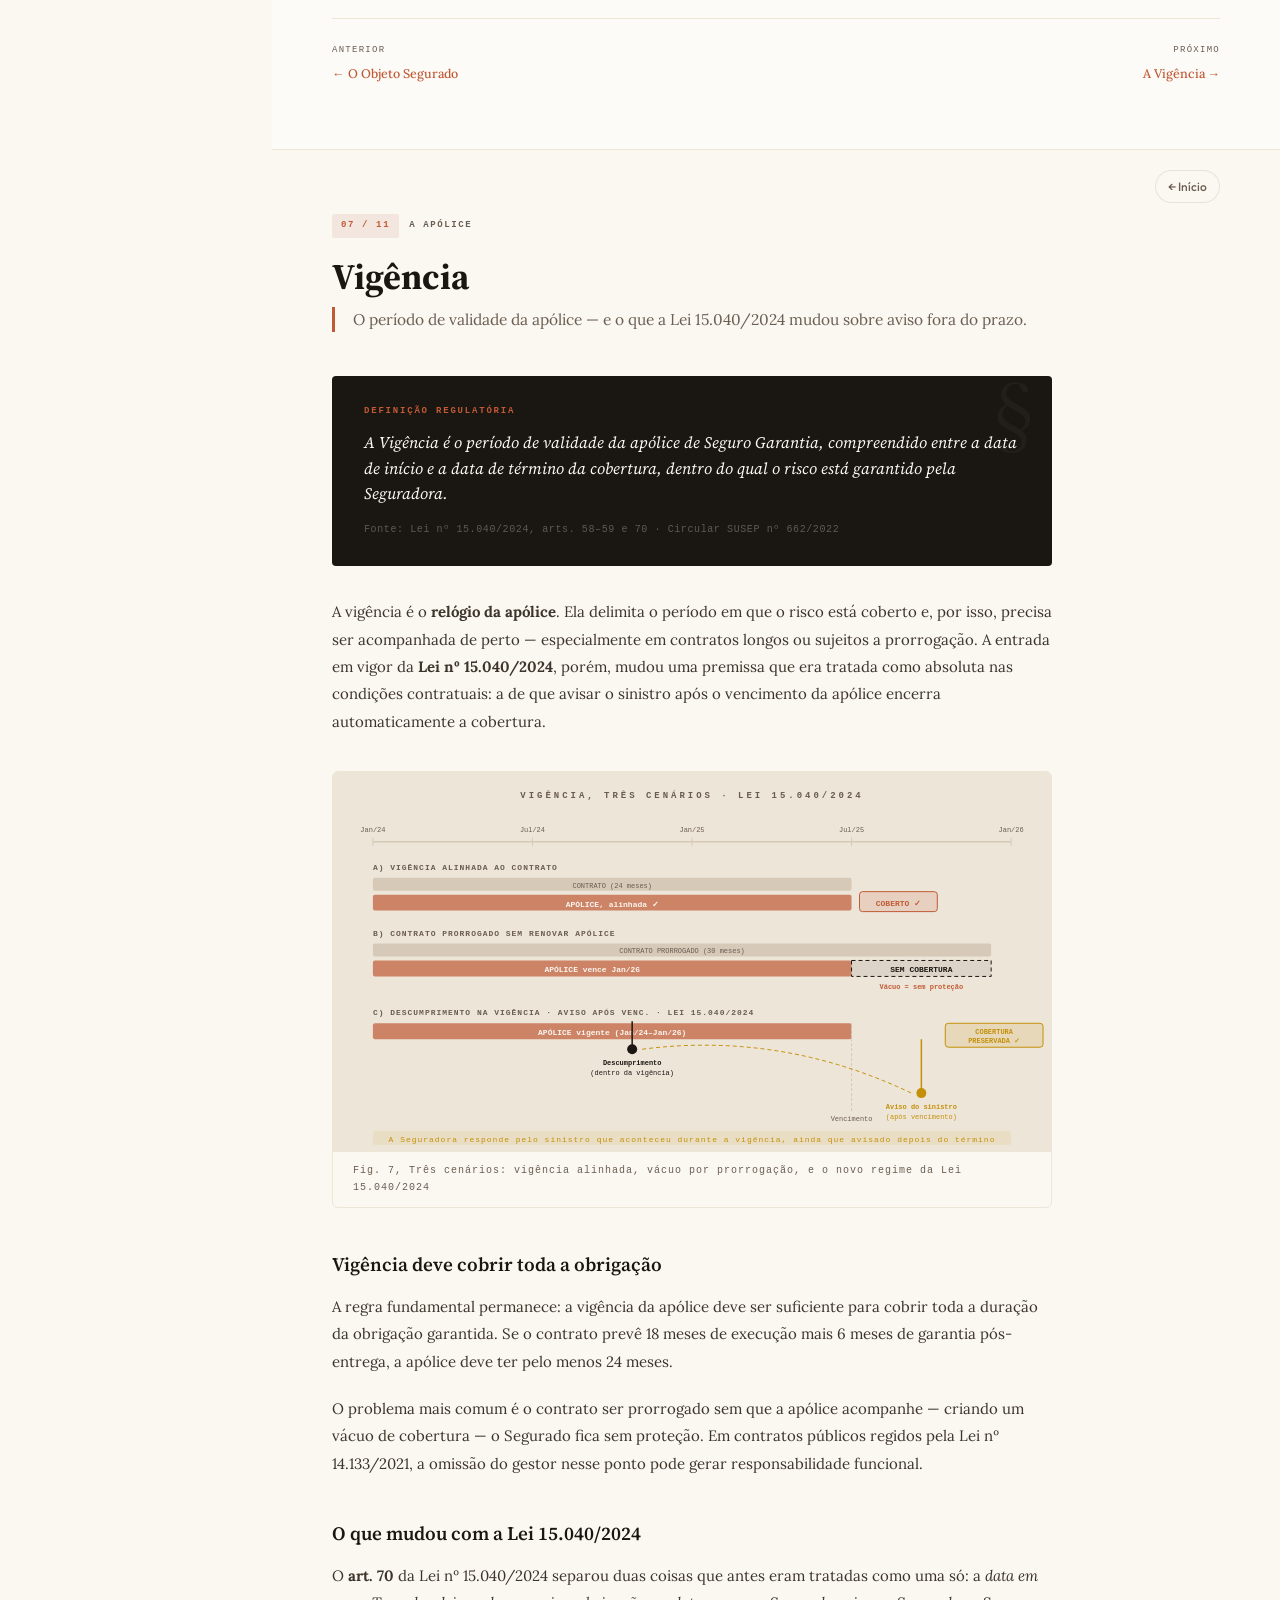
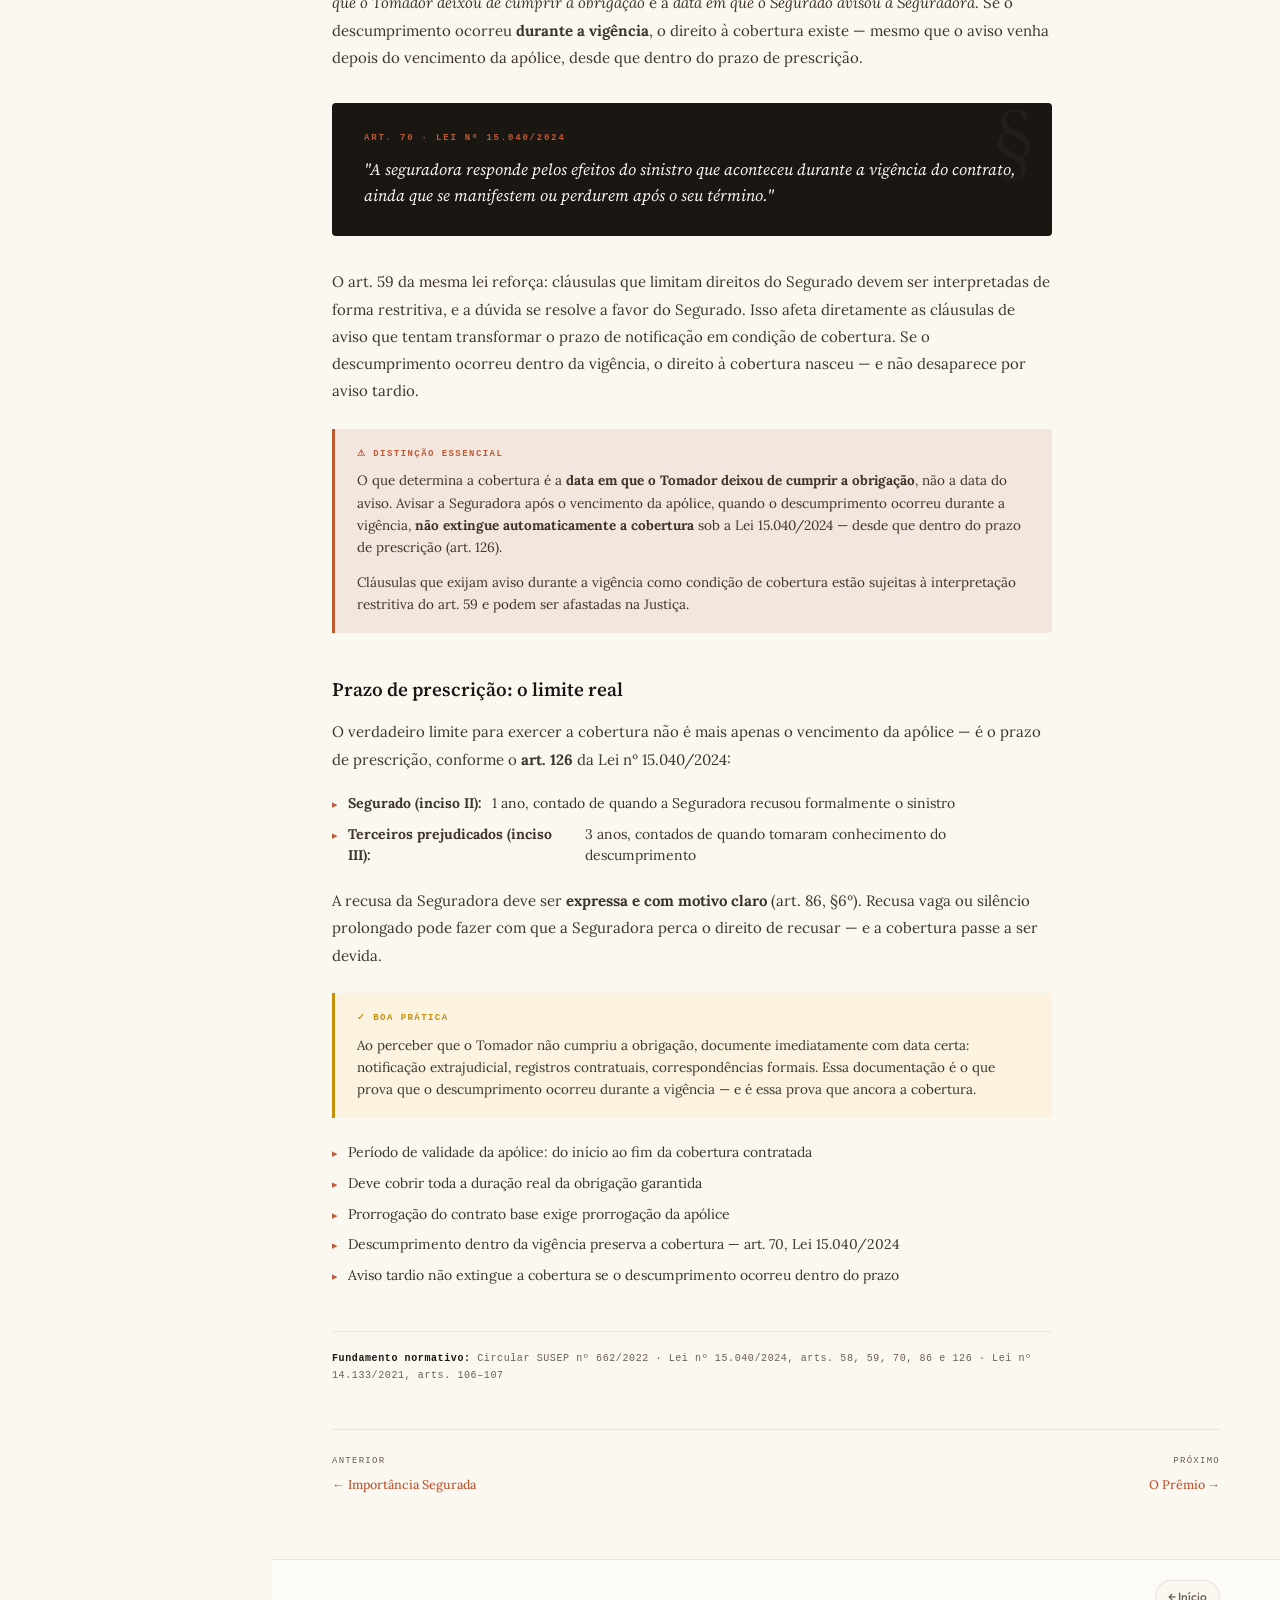
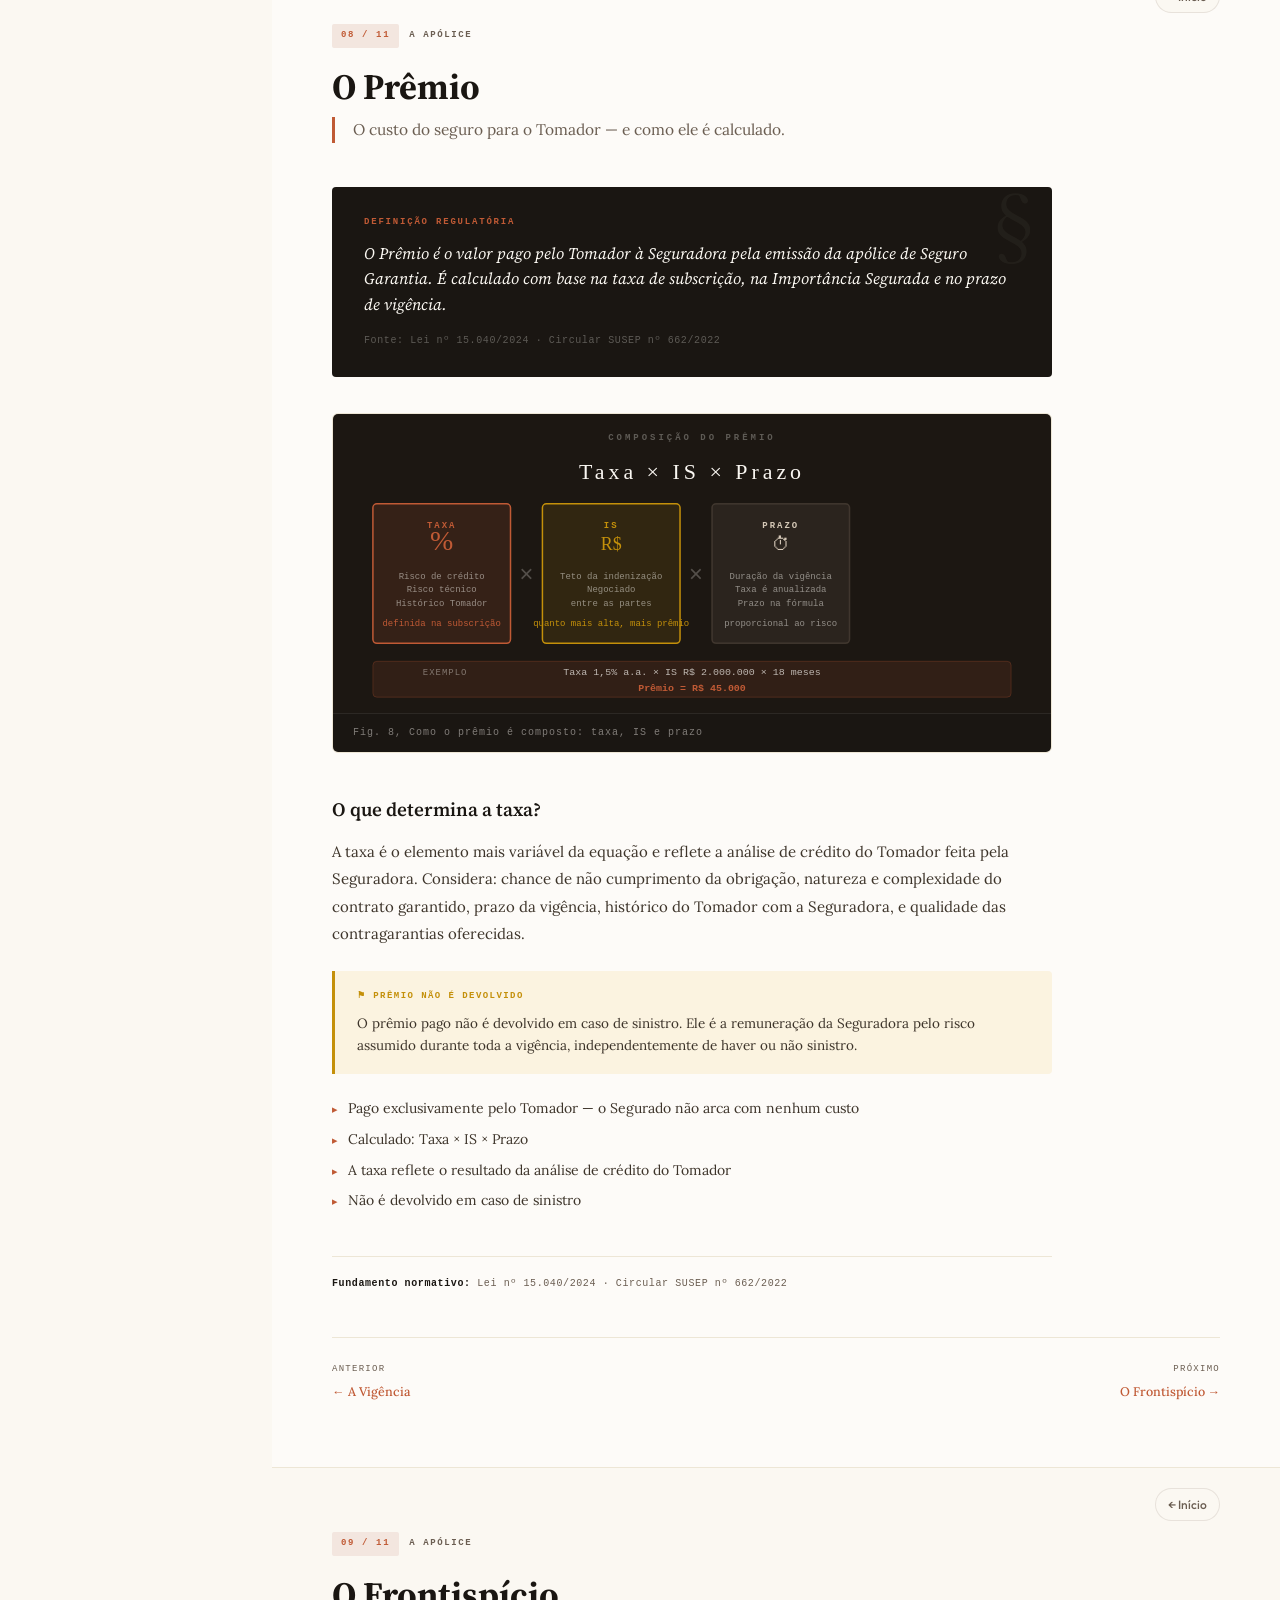
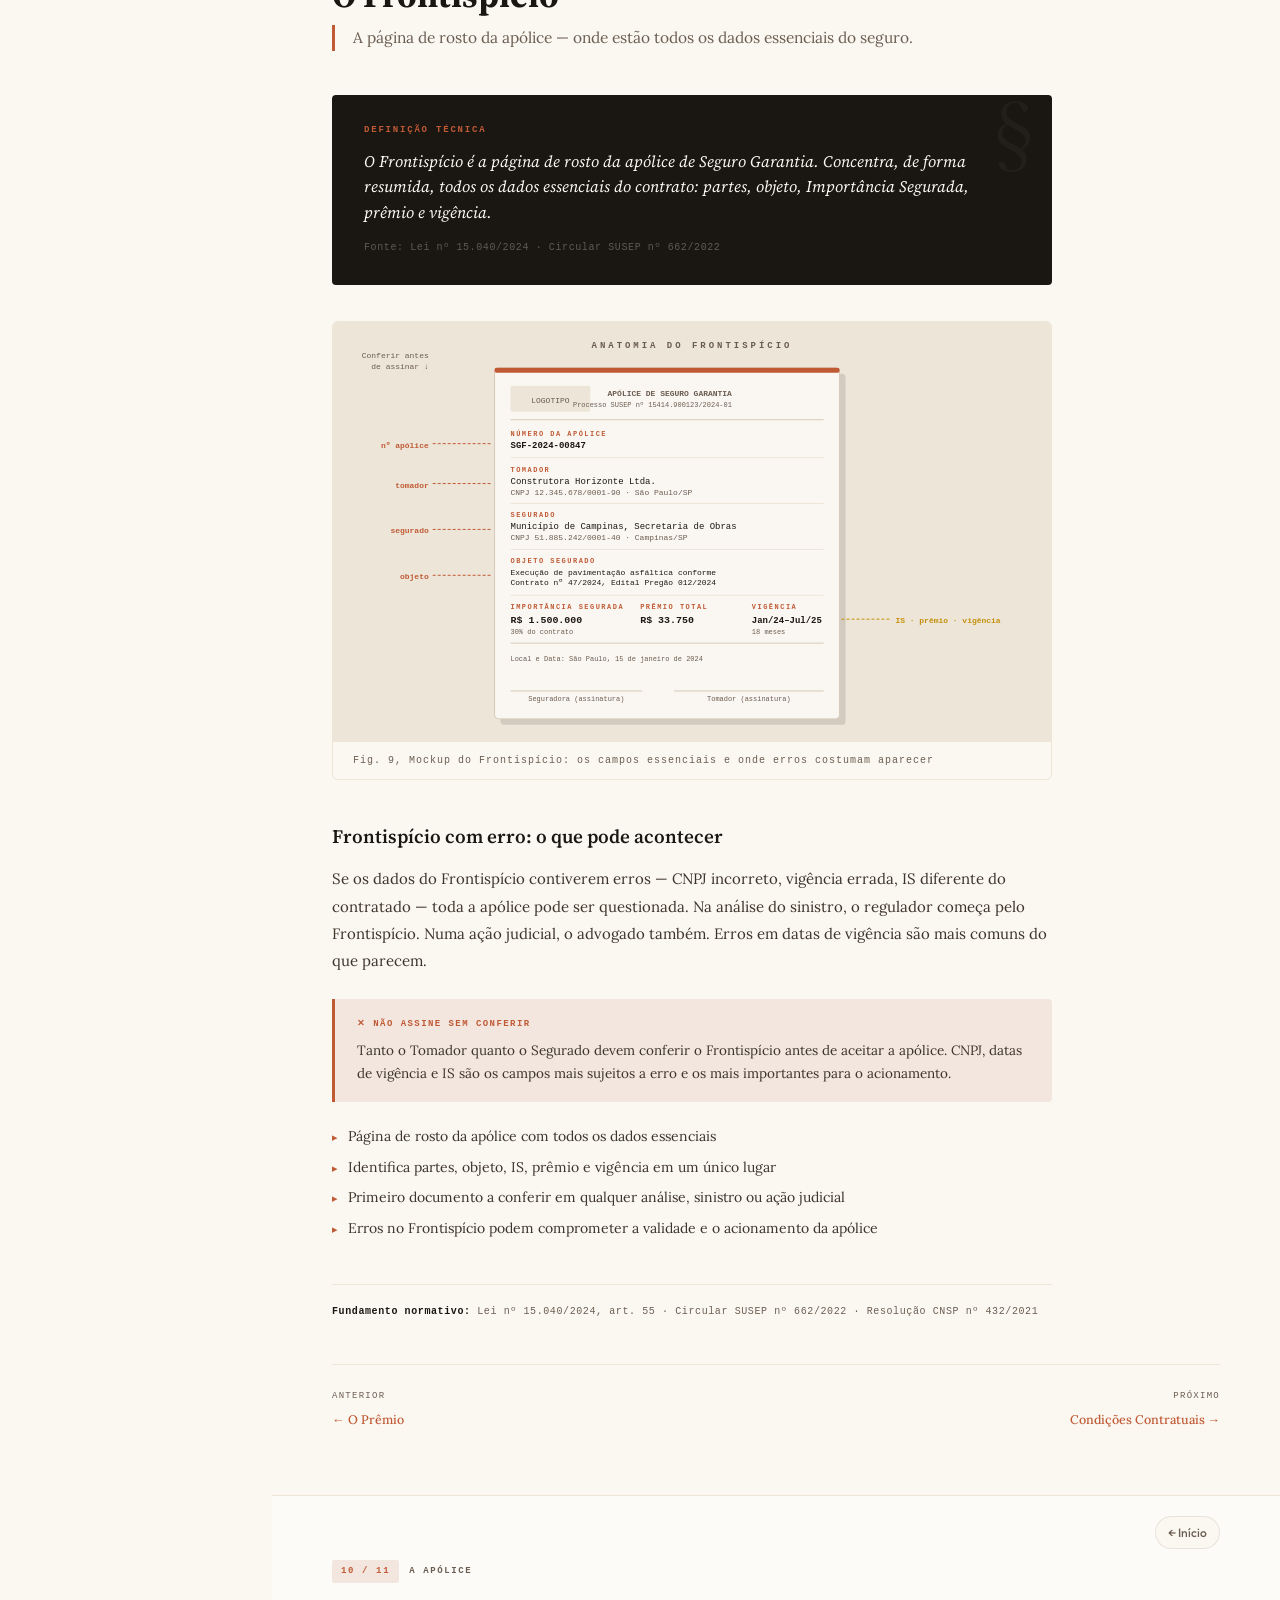
<file: glossario.html>
<!DOCTYPE html>
<html lang="pt-BR">
<head>
  <meta charset="UTF-8">
  <meta name="viewport" content="width=device-width, initial-scale=1.0">
  <title>Glossário, Seguro Garantia Fácil</title>
  <meta name="description" content="Série Glossário: 11 conceitos essenciais do Seguro Garantia explicados com precisão regulatória e linguagem direta.">
  <link rel="preconnect" href="https://fonts.googleapis.com">
  <link rel="preconnect" href="https://fonts.gstatic.com" crossorigin>
  <link href="https://fonts.googleapis.com/css2?family=Lora:ital,wght@0,400;0,500;0,600;0,700;1,400;1,500&family=Outfit:wght@300;400;500;600;700&family=Source+Serif+4:ital,opsz,wght@0,8..60,300;0,8..60,700;0,8..60,900;1,8..60,300;1,8..60,700&display=swap" rel="stylesheet">
  <style>
    :root {
      --ivory:      #FBF8F2;
      --ivory-2:    #F4EFE4;
      --ivory-3:    #EDE6D6;
      --ivory2:     #F4EFE4;
      --ivory3:     #EDE6D6;
      --ink:        #1A1612;
      --ink-mid:    #3D342A;
      --ink-soft:   #6B5E52;
      --ink-mute:   #9C9088;
      --terra:      #C05A35;
      --terra-lt:   #D97A52;
      --terra-dark: #9A3E20;
      --terra-pale: #F3E6DF;
      --amber:      #C4900A;
      --amber-pale: #FBF3E0;
      --line:       rgba(90,70,50,0.12);
      --serif:      'Source Serif 4', 'Lora', Georgia, serif;
      --body:       'Lora', Georgia, serif;
      --ui:         'Outfit', system-ui, sans-serif;
      --sans:       'Outfit', system-ui, sans-serif;
      --mono:       'DM Mono', ui-monospace, monospace;
      --ease:       cubic-bezier(0.4, 0, 0.2, 1);
      --sidebar-w:  272px;
      --content-max: 720px;
    }
    *, *::before, *::after { box-sizing: border-box; margin: 0; padding: 0; }
    html { scroll-behavior: smooth; }
    body { background: var(--ivory); color: var(--ink-mid); font-family: var(--body); font-weight: 400; line-height: 1.75; -webkit-font-smoothing: antialiased; }
    #reading-progress { position: fixed; top: 0; left: 0; height: 3px; z-index: 200; background: linear-gradient(90deg, var(--terra), var(--amber)); width: 0%; transition: width 0.1s; }
    #main-nav { position: fixed; top: 3px; left: 0; right: 0; z-index: 100; background: rgba(251,248,242,0.93); backdrop-filter: blur(18px); border-bottom: 1px solid var(--line); display: flex; align-items: center; justify-content: space-between; padding: 0 56px; height: 64px; transition: box-shadow 0.3s; }
    #main-nav.scrolled { box-shadow: 0 4px 24px rgba(28,18,12,0.08); }
    .nav-logo { font-family: var(--serif); font-size: 17px; font-weight: 700; color: var(--ink); text-decoration: none; letter-spacing: -0.01em; }
    .nav-logo em { font-style: italic; color: var(--terra); }
    .nav-links { display: flex; gap: 36px; list-style: none; align-items: center; }
    .nav-links a { font-family: var(--ui); font-size: 13.5px; font-weight: 500; color: var(--ink-soft); text-decoration: none; letter-spacing: 0.01em; transition: color 0.2s; position: relative; padding-bottom: 3px; }
    .nav-links a::after { content: ''; position: absolute; bottom: 0; left: 0; right: 0; height: 2px; background: var(--terra); transform: scaleX(0); transition: transform 0.25s; border-radius: 99px; }
    .nav-links a:hover { color: var(--terra); }
    .nav-links a:hover::after, .nav-links a.active::after { transform: scaleX(1); }
    .nav-links a.active { color: var(--terra); }
    .nav-cta { background: var(--terra) !important; color: #fff !important; padding: 8px 20px !important; border-radius: 99px !important; font-size: 13px !important; }
    .nav-cta::after { display: none !important; }
    .nav-cta:hover { background: var(--terra-lt) !important; color: #fff !important; }
    .hamburger { display: none; flex-direction: column; gap: 5px; cursor: pointer; padding: 8px; }
    .hamburger span { display: block; width: 22px; height: 2px; background: var(--ink); border-radius: 2px; transition: all 0.3s; }
    .hamburger.open span:nth-child(1) { transform: translateY(7px) rotate(45deg); }
    .hamburger.open span:nth-child(2) { opacity: 0; }
    .hamburger.open span:nth-child(3) { transform: translateY(-7px) rotate(-45deg); }
    .layout { display: block; padding-top: 67px; }
    .sidebar { position: fixed; top: 67px; left: 0; width: var(--sidebar-w); height: calc(100vh - 67px); overflow-y: auto; border-right: 1px solid var(--ivory3); padding: 36px 0; scrollbar-width: thin; scrollbar-color: var(--ivory3) transparent; z-index: 50; background: var(--ivory); }
    .main { margin-left: var(--sidebar-w); }
    .sidebar-label { font-family: var(--mono); font-size: 9px; font-weight: 700; letter-spacing: 0.22em; text-transform: uppercase; color: var(--ink-soft); padding: 0 24px; margin-bottom: 14px; }
    .sidebar nav { display: flex; flex-direction: column; }
    .sidebar nav a { display: flex; align-items: baseline; gap: 10px; padding: 9px 24px; text-decoration: none; color: var(--ink-soft); font-size: 12.5px; font-weight: 400; border-left: 2px solid transparent; transition: all 0.18s; line-height: 1.3; }
    .sidebar nav a:hover { color: var(--terra); border-left-color: var(--terra); background: var(--terra-pale); }
    .sidebar nav a.active { color: var(--terra); border-left-color: var(--terra); background: var(--terra-pale); font-weight: 500; }
    .sidebar nav a .num { font-family: var(--mono); font-size: 9px; font-weight: 700; color: var(--ivory3); flex-shrink: 0; width: 16px; }
    .sidebar nav a.active .num { color: var(--terra); }
    .main { flex: 1; min-width: 0; }
    .hero { background: var(--ink); color: var(--ivory); padding: 72px 60px 64px; position: relative; overflow: hidden; }
    .hero::before { content: ''; position: absolute; top: -100px; right: -100px; width: 420px; height: 420px; border-radius: 50%; border: 90px solid rgba(192,90,53,0.10); pointer-events: none; }
    .hero-chip { font-family: var(--mono); font-size: 10px; font-weight: 700; letter-spacing: 0.20em; text-transform: uppercase; color: var(--terra); margin-bottom: 18px; }
    .hero h1 { font-family: var(--serif); font-size: clamp(30px, 3.5vw, 48px); font-weight: 700; line-height: 1.15; margin-bottom: 18px; max-width: 540px; }
    .hero p { font-size: 15px; font-weight: 400; color: rgba(250,247,242,0.60); max-width: 460px; font-family: var(--body); }
    .hero-meta { margin-top: 36px; display: flex; gap: 36px; flex-wrap: wrap; }
    .hero-meta-item .label { font-family: var(--mono); font-size: 9px; letter-spacing: 0.18em; text-transform: uppercase; color: rgba(250,247,242,0.30); margin-bottom: 3px; }
    .hero-meta-item .value { font-size: 12.5px; color: rgba(250,247,242,0.65); }
    .article { padding: 64px 60px; border-bottom: 1px solid var(--ivory3); position: relative; }
    .article:nth-child(even) { background: #FDFBF8; }
    .article-eyebrow { display: flex; align-items: center; gap: 10px; margin-bottom: 18px; }
    .article-num { font-family: var(--mono); font-size: 9px; font-weight: 700; letter-spacing: 0.18em; color: var(--terra); background: var(--terra-pale); padding: 4px 9px; border-radius: 2px; }
    .article-category { font-family: var(--mono); font-size: 9px; font-weight: 700; letter-spacing: 0.18em; text-transform: uppercase; color: var(--ink-soft); }
    .article h2 { font-family: var(--serif); font-size: clamp(24px, 2.8vw, 36px); font-weight: 700; line-height: 1.15; color: var(--ink); margin-bottom: 10px; }
    .article-lead { font-size: 15.5px; font-weight: 400; color: var(--ink-soft); border-left: 3px solid var(--terra); padding-left: 18px; margin-bottom: 0; line-height: 1.65; font-family: var(--body); }
    .article-body { max-width: var(--content-max); margin-top: 44px; }
    .article-body p { font-size: 15px; line-height: 1.82; color: var(--ink-mid); margin-bottom: 20px; }
    .article-body h3 { font-family: var(--serif); font-size: 19px; font-weight: 600; color: var(--ink); margin: 40px 0 12px; }
    .article-body h4 { font-family: var(--mono); font-size: 9px; font-weight: 700; letter-spacing: 0.18em; text-transform: uppercase; color: var(--ink-soft); margin: 28px 0 10px; }
    .illus { margin: 36px 0; background: var(--ivory2); border-radius: 6px; overflow: hidden; border: 1px solid var(--ivory3); }
    .illus svg { display: block; width: 100%; height: auto; }
    .illus-caption { font-family: var(--mono); font-size: 10px; letter-spacing: 0.10em; color: var(--ink-soft); padding: 10px 20px; border-top: 1px solid var(--ivory3); background: var(--ivory); }
    .def-box { background: var(--ink); color: var(--ivory); border-radius: 4px; padding: 28px 32px; margin: 32px 0; position: relative; overflow: hidden; }
    .def-box::before { content: '§'; position: absolute; top: -8px; right: 18px; font-family: var(--serif); font-size: 90px; color: rgba(250,247,242,0.04); pointer-events: none; line-height: 1; }
    .def-box .def-label { font-family: var(--mono); font-size: 9px; font-weight: 700; letter-spacing: 0.20em; text-transform: uppercase; color: var(--terra); margin-bottom: 10px; }
    .def-box .def-text { font-family: var(--serif); font-size: 16px; font-style: italic; line-height: 1.6; }
    .def-box .def-source { margin-top: 14px; font-family: var(--mono); font-size: 10px; color: rgba(250,247,242,0.30); letter-spacing: 0.06em; }
    .callout { border-left: 3px solid var(--amber); border-radius: 0 4px 4px 0; padding: 18px 22px; margin: 24px 0; background: var(--amber-pale); }
    .callout.alert { background: var(--terra-pale); border-left-color: var(--terra); }
    .callout .callout-icon { font-family: var(--mono); font-size: 9px; font-weight: 700; letter-spacing: 0.16em; text-transform: uppercase; color: var(--amber); margin-bottom: 7px; }
    .callout.alert .callout-icon { color: var(--terra); }
    .callout p { font-size: 13.5px !important; line-height: 1.65 !important; margin-bottom: 0 !important; color: var(--ink-mid) !important; }
    .checklist { list-style: none; margin: 20px 0; display: flex; flex-direction: column; gap: 9px; }
    .checklist li { display: flex; align-items: flex-start; gap: 10px; font-size: 14px; color: var(--ink-mid); line-height: 1.55; }
    .checklist li::before { content: '▸'; color: var(--terra); font-size: 11px; margin-top: 3px; flex-shrink: 0; }
    .sgf-table { width: 100%; border-collapse: collapse; margin: 28px 0; font-size: 13.5px; }
    .sgf-table th { background: var(--ink); color: var(--ivory); font-family: var(--mono); font-size: 9px; font-weight: 700; letter-spacing: 0.16em; text-transform: uppercase; padding: 11px 14px; text-align: left; }
    .sgf-table td { padding: 11px 14px; border-bottom: 1px solid var(--ivory3); color: var(--ink-mid); vertical-align: top; }
    .sgf-table tr:nth-child(even) td { background: var(--ivory2); }
    .sgf-table td:first-child { font-weight: 500; color: var(--ink); }
    .citation { font-family: var(--mono); font-size: 10px; letter-spacing: 0.06em; color: var(--ink-soft); border-top: 1px solid var(--ivory3); padding-top: 18px; margin-top: 44px; }
    .citation strong { color: var(--ink); }
    .article-nav { display: flex; justify-content: space-between; align-items: flex-end; margin-top: 44px; padding-top: 24px; border-top: 1px solid var(--ivory3); gap: 16px; }
    .article-nav a { font-size: 12.5px; font-weight: 500; color: var(--terra); text-decoration: none; display: flex; align-items: center; gap: 5px; }
    .nav-label { font-family: var(--mono); font-size: 9px; letter-spacing: 0.14em; text-transform: uppercase; color: var(--ink-soft); display: block; margin-bottom: 4px; }
    .formula { background: var(--ink); color: var(--ivory); font-family: var(--mono); font-size: 14px; letter-spacing: 0.06em; padding: 20px 28px; border-radius: 4px; margin: 24px 0; line-height: 1.7; }
    .formula .f-comment { color: rgba(250,247,242,0.35); font-size: 11px; }
    .back-home-btn { position: absolute; top: 20px; right: 60px; display: inline-flex; align-items: center; gap: 5px; font-family: var(--ui); font-size: 12px; font-weight: 500; color: var(--ink-soft); text-decoration: none; padding: 5px 12px; border-radius: 99px; border: 1px solid var(--line); background: var(--ivory); transition: all 0.2s var(--ease); z-index: 1; }
    .back-home-btn:hover { color: var(--terra); border-color: var(--terra); background: var(--terra-pale); }
    .site-footer { background: var(--ink); color: var(--ivory); padding: 44px 60px; display: flex; justify-content: space-between; align-items: center; gap: 24px; flex-wrap: wrap; }
    .site-footer .footer-brand { font-family: var(--mono); font-size: 11px; font-weight: 700; letter-spacing: 0.18em; text-transform: uppercase; }
    .site-footer .footer-copy { font-size: 12px; color: rgba(250,247,242,0.30); }
    @media (max-width: 860px) {
      #main-nav { padding: 0 24px; }
      .nav-links { display: none; }
      .hamburger { display: flex; }
      .nav-links.mobile-open { display: flex; flex-direction: column; position: fixed; top: 67px; left: 0; right: 0; background: var(--ivory); padding: 20px 24px; gap: 12px; border-bottom: 1px solid var(--line); z-index: 99; list-style: none; }
      .sidebar { position: static; width: 100%; height: auto; border-right: none; border-bottom: 1px solid var(--ivory3); padding: 20px 0; overflow-x: auto; }
      .main { margin-left: 0; }
      .sidebar nav { flex-direction: row; padding: 0 12px; gap: 2px; white-space: nowrap; flex-wrap: nowrap; }
      .sidebar nav a { border-left: none; border-bottom: 2px solid transparent; padding: 7px 12px; flex-shrink: 0; }
      .sidebar nav a:hover, .sidebar nav a.active { border-left: none; border-bottom-color: var(--terra); }
      .hero, .article, .site-footer { padding-left: 24px; padding-right: 24px; }
      .back-home-btn { right: 24px; top: 16px; font-size: 11px; padding: 4px 10px; }
    }
  </style>
</head>
<body>

<div id="reading-progress"></div>

<nav id="main-nav">
  <a href="https://segurogarantiafacil.com" class="nav-logo">Seguro Garantia <em>Fácil</em></a>
  <ul class="nav-links" id="nav-links">
    <li><a href="https://segurogarantiafacil.com">Início</a></li>
    <li><a href="glossario.html" class="active">Série Conceitos</a></li>
    <li><a href="calculadora.html">Calculadora</a></li>
    <li><a href="artigos.html">Conteúdo</a></li>
    <li><a href="https://segurogarantiafacil.com#contato" class="nav-cta">Fale comigo</a></li>
  </ul>
  <div class="hamburger" id="hamburger" onclick="toggleMenu()">
    <span></span><span></span><span></span>
  </div>
</nav>

<div class="layout">
  <aside class="sidebar">
    <div class="sidebar-label">11 Conceitos</div>
    <nav id="sidebar-nav">
      <a href="#seguro-garantia"><span class="num">01</span>Seguro Garantia</a>
      <a href="#tomador"><span class="num">02</span>Tomador</a>
      <a href="#segurado"><span class="num">03</span>Segurado</a>
      <a href="#seguradora"><span class="num">04</span>Seguradora</a>
      <a href="#objeto-segurado"><span class="num">05</span>Objeto Segurado</a>
      <a href="#importancia-segurada"><span class="num">06</span>Importância Segurada</a>
      <a href="#vigencia"><span class="num">07</span>Vigência</a>
      <a href="#premio"><span class="num">08</span>Prêmio</a>
      <a href="#frontispicio"><span class="num">09</span>Frontispício</a>
      <a href="#condicoes-contratuais"><span class="num">10</span>Condições Contratuais</a>
      <a href="#contragarantia"><span class="num">11</span>Contragarantia</a>
    </nav>
  </aside>

  <main class="main">

    <section class="hero">
      <div class="hero-chip">Série Glossário · 11 Conceitos Essenciais</div>
      <h1>Aprenda Seguro Garantia do jeito certo.</h1>
      <p>Uma série completa com os termos fundamentais do Seguro Garantia, em linguagem direta, com fundamento regulatório preciso.</p>
      <div class="hero-meta">
        <div class="hero-meta-item"><div class="label">Fonte principal</div><div class="value">Lei nº 15.040/2024 · Circular SUSEP nº 662/2022</div></div>
        <div class="hero-meta-item"><div class="label">Público</div><div class="value">Advogados · Corretores · Gestores</div></div>
        <div class="hero-meta-item"><div class="label">Artigos</div><div class="value">11 conceitos</div></div>
      </div>
    </section>

    <div class="articles">

<!-- 01 SEGURO GARANTIA -->
<article class="article" id="seguro-garantia">
  <div class="article-eyebrow"><span class="article-num">01 / 11</span><span class="article-category">O produto</span></div>
  <h2>Seguro Garantia</h2>
  <p class="article-lead">O que é, para que serve e como funciona, em linguagem direta.</p>
  <div class="article-body">
    <div class="def-box">
      <div class="def-label">Definição regulatória</div>
      <div class="def-text">O Seguro Garantia é o contrato pelo qual a Seguradora garante ao Segurado o cumprimento de obrigação assumida pelo Tomador. Se o Tomador não cumprir a obrigação, a Seguradora paga, até o limite da Importância Segurada.</div>
      <div class="def-source">Fonte: Lei nº 15.040/2024, art. 1º · Circular SUSEP nº 662/2022</div>
    </div>
    <p>O Seguro Garantia não é fiança. Não é caução. É um <strong>contrato de seguro regulado pela SUSEP</strong>, com apólice, prêmio e vigência definidos, e isso faz uma diferença importante na prática que frequentemente passam despercebidas por quem está tendo contato com o produto pela primeira vez.</p>
    <div class="illus">
      <svg viewBox="0 0 720 380" xmlns="http://www.w3.org/2000/svg" font-family="'Courier New', monospace">
        <defs>
          <marker id="arr1" markerWidth="8" markerHeight="8" refX="6" refY="3" orient="auto"><path d="M0,0 L0,6 L8,3 z" fill="#C05A35"/></marker>
          <marker id="arr2" markerWidth="8" markerHeight="8" refX="6" refY="3" orient="auto"><path d="M0,0 L0,6 L8,3 z" fill="#C4900A"/></marker>
          <marker id="arr3" markerWidth="8" markerHeight="8" refX="6" refY="3" orient="auto"><path d="M0,0 L0,6 L8,3 z" fill="#6B5C50"/></marker>
        </defs>
        <rect width="720" height="380" fill="#EDE5D8"/>
        <line x1="0" y1="190" x2="720" y2="190" stroke="#D6C9B8" stroke-width="1"/>
        <line x1="360" y1="0" x2="360" y2="380" stroke="#D6C9B8" stroke-width="1"/>
        <text x="360" y="26" text-anchor="middle" font-size="9" fill="#6B5C50" letter-spacing="3" font-weight="700">ESTRUTURA DO SEGURO GARANTIA</text>
        <rect x="52" y="48" width="180" height="110" rx="4" fill="#1C1712"/>
        <rect x="52" y="48" width="180" height="4" rx="2" fill="#C05A35"/>
        <text x="142" y="78" text-anchor="middle" font-size="9" fill="#C05A35" letter-spacing="2.5" font-weight="700">TOMADOR</text>
        <text x="142" y="96" text-anchor="middle" font-size="14" fill="#FAF7F2" font-family="'Playfair Display', serif" font-style="italic">Empreiteira</text>
        <text x="142" y="115" text-anchor="middle" font-size="10" fill="rgba(250,247,242,0.55)" xml:space="preserve">Contrata o seguro</text>
        <text x="142" y="130" text-anchor="middle" font-size="10" fill="rgba(250,247,242,0.55)">Paga o prêmio</text>
        <text x="142" y="145" text-anchor="middle" font-size="10" fill="rgba(250,247,242,0.55)">Devedor da obrigação</text>
        <rect x="488" y="48" width="180" height="110" rx="4" fill="#1C1712"/>
        <rect x="488" y="48" width="180" height="4" rx="2" fill="#C4900A"/>
        <text x="578" y="78" text-anchor="middle" font-size="9" fill="#C4900A" letter-spacing="2.5" font-weight="700">SEGURADORA</text>
        <text x="578" y="96" text-anchor="middle" font-size="14" fill="#FAF7F2" font-family="'Playfair Display', serif" font-style="italic">Seguradoras</text>
        <text x="578" y="115" text-anchor="middle" font-size="10" fill="rgba(250,247,242,0.55)">Analisa o risco</text>
        <text x="578" y="130" text-anchor="middle" font-size="10" fill="rgba(250,247,242,0.55)">Emite a apólice</text>
        <text x="578" y="145" text-anchor="middle" font-size="10" fill="rgba(250,247,242,0.55)">Garante a obrigação</text>
        <rect x="270" y="248" width="180" height="110" rx="4" fill="#1C1712"/>
        <rect x="270" y="248" width="180" height="4" rx="2" fill="#6B5C50"/>
        <text x="360" y="278" text-anchor="middle" font-size="9" fill="#D6C9B8" letter-spacing="2.5" font-weight="700">SEGURADO</text>
        <text x="360" y="296" text-anchor="middle" font-size="14" fill="#FAF7F2" font-family="'Playfair Display', serif" font-style="italic">Município</text>
        <text x="360" y="315" text-anchor="middle" font-size="10" fill="rgba(250,247,242,0.55)">Beneficiário da garantia</text>
        <text x="360" y="330" text-anchor="middle" font-size="10" fill="rgba(250,247,242,0.55)">Não paga o prêmio</text>
        <text x="360" y="345" text-anchor="middle" font-size="10" fill="rgba(250,247,242,0.55)">Aciona e recebe a indenização</text>
        <line x1="235" y1="96" x2="484" y2="96" stroke="#C05A35" stroke-width="1.5" stroke-dasharray="5,3" marker-end="url(#arr1)"/>
        <rect x="298" y="76" width="126" height="18" rx="3" fill="#FAF7F2"/>
        <text x="361" y="89" text-anchor="middle" font-size="9" fill="#C05A35" letter-spacing="1" font-weight="700">paga o prêmio →</text>
        <line x1="560" y1="161" x2="430" y2="244" stroke="#C4900A" stroke-width="1.5" stroke-dasharray="5,3" marker-end="url(#arr2)"/>
        <rect x="456" y="187" width="98" height="18" rx="3" fill="#FAF7F2"/>
        <text x="505" y="200" text-anchor="middle" font-size="9" fill="#C4900A" letter-spacing="1" font-weight="700">garante ao ↓</text>
        <line x1="286" y1="252" x2="170" y2="162" stroke="#6B5C50" stroke-width="1.5" stroke-dasharray="5,3" marker-end="url(#arr3)"/>
        <rect x="178" y="192" width="118" height="18" rx="3" fill="#FAF7F2"/>
        <text x="237" y="205" text-anchor="middle" font-size="9" fill="#6B5C50" letter-spacing="1" font-weight="700">← obrigação base</text>
        <polygon points="360,168 380,190 360,212 340,190" fill="#C05A35" opacity="0.12"/>
        <polygon points="360,172 376,190 360,208 344,190" fill="none" stroke="#C05A35" stroke-width="1.5"/>
        <text x="360" y="195" text-anchor="middle" font-size="9" fill="#C05A35" letter-spacing="1" font-weight="700">SGF</text>
      </svg>
      <div class="illus-caption">Fig. 1, O triângulo do Seguro Garantia: três partes, uma obrigação, um contrato de seguro</div>
    </div>
    <h3>Por que não é fiança nem caução?</h3>
    <p>A fiança envolve um fiador pessoal que pode opor o benefício de ordem, exigindo que o devedor principal seja executado antes. A caução é uma garantia, como depósito em dinheiro. O Seguro Garantia é diferente: é um <strong>contrato autônomo de seguro</strong>, e o Segurado não precisa esgotar o patrimônio do Tomador antes de acionar a apólice, basta demonstrar que a obrigação não foi cumprida.</p>
    <div class="callout">
      <div class="callout-icon">⚑ Ponto de atenção</div>
      <p>Contratar o Seguro Garantia não livra o Tomador da responsabilidade. Após o sinistro, a Seguradora cobra tudo de volta. Mais sobre isso no artigo sobre Contragarantia (nº 11).</p>
    </div>
    <ul class="checklist">
      <li>É um contrato de seguro, não se confunde com fiança ou caução</li>
      <li>Envolve sempre três partes: Tomador, Seguradora e Segurado</li>
      <li>Em caso de sinistro: a Seguradora paga o Segurado e cobra o Tomador</li>
      <li>Regulado pela SUSEP por meio da Circular nº 662/2022</li>
    </ul>
    <div class="citation"><strong>Fundamento normativo:</strong> Lei nº 15.040/2024, arts. 1º, 4º e 94 · Circular SUSEP nº 662/2022 · CC/2002, arts. 757–802</div>
  </div>
  <div class="article-nav"><span></span><div style="text-align:right"><span class="nav-label">Próximo</span><a href="#tomador">O Tomador →</a></div></div>
</article>

<!-- 02 TOMADOR -->
<article class="article" id="tomador">
  <div class="article-eyebrow"><span class="article-num">02 / 11</span><span class="article-category">As partes</span></div>
  <h2>O Tomador</h2>
  <p class="article-lead">Quem contrata, quem paga, e por que não escapa quando o sinistro acontece.</p>
  <div class="article-body">
    <div class="def-box">
      <div class="def-label">Definição regulatória</div>
      <div class="def-text">O Tomador é a empresa ou pessoa que contrata o Seguro Garantia, paga o prêmio à Seguradora e é o devedor da obrigação principal perante o Segurado.</div>
      <div class="def-source">Fonte: Lei nº 15.040/2024 · Circular SUSEP nº 662/2022</div>
    </div>
    <p>O Tomador ocupa uma posição dupla e muitas vezes mal compreendida: é simultaneamente o <strong>contratante do seguro</strong> (relação com a Seguradora) e o <strong>devedor principal da obrigação garantida</strong> (relação com o Segurado).</p>
    <div class="illus">
      <svg viewBox="0 0 720 320" xmlns="http://www.w3.org/2000/svg" font-family="'Courier New', monospace">
        <rect width="720" height="320" fill="#EDE5D8"/>
        <text x="360" y="26" text-anchor="middle" font-size="9" fill="#6B5C50" letter-spacing="3" font-weight="700">A DUPLA POSIÇÃO DO TOMADOR</text>
        <rect x="30" y="40" width="310" height="260" rx="4" fill="rgba(250,247,242,0.7)" stroke="#D6C9B8" stroke-width="1"/>
        <text x="185" y="62" text-anchor="middle" font-size="9" fill="#6B5C50" letter-spacing="2" font-weight="700">ANTES DO SINISTRO</text>
        <circle cx="185" cy="148" r="38" fill="#1C1712"/>
        <text x="185" y="144" text-anchor="middle" font-size="9" fill="#C05A35" letter-spacing="1.5" font-weight="700">TOMADOR</text>
        <text x="185" y="159" text-anchor="middle" font-size="10" fill="rgba(250,247,242,0.7)" font-family="'Playfair Display',serif" font-style="italic">Empreiteira</text>
        <line x1="185" y1="108" x2="185" y2="78" stroke="#C05A35" stroke-width="1.5" marker-end="url(#arr1)"/>
        <text x="185" y="95" text-anchor="middle" font-size="9" fill="#C05A35" letter-spacing="1">↑ paga prêmio</text>
        <rect x="103" y="75" width="88" height="16" rx="2" fill="#F3E6DF"/>
        <text x="147" y="87" text-anchor="middle" font-size="9" fill="#9A3E20" letter-spacing="1" font-weight="700">SEGURADORA</text>
        <line x1="185" y1="188" x2="185" y2="218" stroke="#6B5C50" stroke-width="1.5" marker-end="url(#arr3)"/>
        <text x="185" y="207" text-anchor="middle" font-size="9" fill="#6B5C50" letter-spacing="1">↓ deve obrigação</text>
        <rect x="115" y="218" width="72" height="16" rx="2" fill="#EDE5D8"/>
        <text x="151" y="230" text-anchor="middle" font-size="9" fill="#3D342A" letter-spacing="1" font-weight="700">SEGURADO</text>
        <text x="80" y="152" text-anchor="middle" font-size="9" fill="#6B5C50">Posição 1:</text>
        <text x="80" y="163" text-anchor="middle" font-size="9" fill="#3D342A" font-weight="700">contratante</text>
        <text x="286" y="152" text-anchor="middle" font-size="9" fill="#6B5C50">Posição 2:</text>
        <text x="286" y="163" text-anchor="middle" font-size="9" fill="#3D342A" font-weight="700">devedor</text>
        <rect x="93" y="262" width="184" height="24" rx="3" fill="#C05A35" opacity="0.12"/>
        <text x="185" y="278" text-anchor="middle" font-size="9" fill="#9A3E20" letter-spacing="1" font-weight="700">CONTRATA · PAGA · DEVE</text>
        <rect x="380" y="40" width="310" height="260" rx="4" fill="rgba(250,247,242,0.7)" stroke="#D6C9B8" stroke-width="1"/>
        <text x="535" y="62" text-anchor="middle" font-size="9" fill="#6B5C50" letter-spacing="2" font-weight="700">APÓS O SINISTRO</text>
        <rect x="403" y="76" width="120" height="36" rx="3" fill="#1C1712"/>
        <text x="463" y="93" text-anchor="middle" font-size="9" fill="#C05A35" letter-spacing="1" font-weight="700">TOMADOR</text>
        <text x="463" y="105" text-anchor="middle" font-size="9" fill="rgba(250,247,242,0.5)">não cumpre obra</text>
        <line x1="463" y1="114" x2="463" y2="130" stroke="#C05A35" stroke-width="1.5" marker-end="url(#arr1)"/>
        <rect x="403" y="132" width="120" height="36" rx="3" fill="#FAF7F2" stroke="#D6C9B8" stroke-width="1"/>
        <text x="463" y="149" text-anchor="middle" font-size="9" fill="#3D342A" letter-spacing="1" font-weight="700">SEGURADO</text>
        <text x="463" y="161" text-anchor="middle" font-size="9" fill="#6B5C50">aciona a apólice</text>
        <line x1="463" y1="170" x2="463" y2="186" stroke="#C4900A" stroke-width="1.5" marker-end="url(#arr2)"/>
        <rect x="403" y="188" width="120" height="36" rx="3" fill="#FAF7F2" stroke="#D6C9B8" stroke-width="1"/>
        <text x="463" y="205" text-anchor="middle" font-size="9" fill="#3D342A" letter-spacing="1" font-weight="700">SEGURADORA</text>
        <text x="463" y="217" text-anchor="middle" font-size="9" fill="#6B5C50">paga indenização</text>
        <path d="M 560 206 Q 620 150 560 112" stroke="#C05A35" stroke-width="1.5" fill="none" stroke-dasharray="4,3" marker-end="url(#arr1)"/>
        <rect x="578" y="144" width="80" height="28" rx="3" fill="#F3E6DF"/>
        <text x="618" y="157" text-anchor="middle" font-size="8" fill="#9A3E20" font-weight="700">cobra por</text>
        <text x="618" y="167" text-anchor="middle" font-size="8" fill="#9A3E20" font-weight="700">REGRESSO</text>
        <rect x="393" y="246" width="284" height="40" rx="3" fill="#1C1712"/>
        <text x="535" y="262" text-anchor="middle" font-size="9" fill="rgba(250,247,242,0.5)">o credor muda de Segurado → Seguradora</text>
        <text x="535" y="277" text-anchor="middle" font-size="9" fill="#C4900A" letter-spacing="1" font-weight="700">a dívida do Tomador permanece</text>
      </svg>
      <div class="illus-caption">Fig. 2, A dupla posição do Tomador e o fluxo de responsabilidades após o sinistro</div>
    </div>
    <h3>Quem pode ser Tomador?</h3>
    <p>Qualquer pessoa jurídica, ou, em alguns casos, pessoa física, que assuma obrigação assumida perante terceiros. Na prática: construtoras e empreiteiras (contratos públicos e privados), fornecedores de bens e serviços, devedores em execuções judiciais (seguro garantia judicial).</p>
    <div class="callout alert">
      <div class="callout-icon">✕ Equívoco comum</div>
      <p>Contratar o Seguro Garantia não extingue a responsabilidade do Tomador. Após o sinistro, ele responde por regresso integral perante a Seguradora, mais juros, correção e custas.</p>
    </div>
    <ul class="checklist">
      <li>Contrata o seguro e paga o prêmio à Seguradora</li>
      <li>É o devedor da obrigação principal perante o Segurado</li>
      <li>Após sinistro: o credor muda (passa a ser a Seguradora), a dívida não</li>
      <li>Passa por análise de crédito antes da emissão da apólice</li>
    </ul>
    <div class="citation"><strong>Fundamento normativo:</strong> Lei nº 15.040/2024, arts. 24–29 e 94 · Circular SUSEP nº 662/2022 · CC/2002, arts. 346–351 (sub-rogação — direito da Seguradora de cobrar o Tomador após pagar)</div>
  </div>
  <div class="article-nav"><div><span class="nav-label">Anterior</span><a href="#seguro-garantia">← Seguro Garantia</a></div><div style="text-align:right"><span class="nav-label">Próximo</span><a href="#segurado">O Segurado →</a></div></div>
</article>

<!-- 03 SEGURADO -->
<article class="article" id="segurado">
  <div class="article-eyebrow"><span class="article-num">03 / 11</span><span class="article-category">As partes</span></div>
  <h2>O Segurado</h2>
  <p class="article-lead">O beneficiário da garantia, quem aciona o seguro e recebe a indenização.</p>
  <div class="article-body">
    <div class="def-box">
      <div class="def-label">Definição regulatória</div>
      <div class="def-text">O Segurado é o credor da obrigação assumida pelo Tomador. Quando a obrigação não for cumprida, é quem notifica a Seguradora e tem direito ao recebimento da indenização prevista na apólice.</div>
      <div class="def-source">Fonte: Lei nº 15.040/2024 · Circular SUSEP nº 662/2022</div>
    </div>
    <p>O Segurado não paga o prêmio, mas é o <strong>primeiro a receber</strong> quando algo dá errado. Esse custo assimétrico é uma das características mais distintivas do produto em relação a outras garantias.</p>
    <div class="illus">
      <svg viewBox="0 0 720 300" xmlns="http://www.w3.org/2000/svg" font-family="'Courier New', monospace">
        <rect width="720" height="300" fill="#EDE5D8"/>
        <text x="360" y="26" text-anchor="middle" font-size="9" fill="#6B5C50" letter-spacing="3" font-weight="700">ASSIMETRIA DE CUSTO E BENEFÍCIO</text>
        <rect x="30" y="42" width="200" height="230" rx="4" fill="#1C1712"/>
        <rect x="30" y="42" width="200" height="4" rx="2" fill="#C05A35"/>
        <text x="130" y="68" text-anchor="middle" font-size="9" fill="#C05A35" letter-spacing="2" font-weight="700">TOMADOR</text>
        <text x="130" y="88" text-anchor="middle" font-size="11" fill="rgba(250,247,242,0.9)">Paga o prêmio</text>
        <ellipse cx="130" cy="140" rx="40" ry="12" fill="#C4900A" opacity="0.3"/>
        <ellipse cx="130" cy="130" rx="40" ry="12" fill="#C4900A" opacity="0.5"/>
        <ellipse cx="130" cy="120" rx="40" ry="12" fill="#C4900A" opacity="0.7"/>
        <ellipse cx="130" cy="110" rx="40" ry="12" fill="#C4900A"/>
        <text x="130" y="115" text-anchor="middle" font-size="10" fill="#1C1712" font-weight="700">R$</text>
        <text x="130" y="178" text-anchor="middle" font-size="10" fill="rgba(250,247,242,0.50)">Taxa × IS × Prazo</text>
        <text x="130" y="193" text-anchor="middle" font-size="10" fill="rgba(250,247,242,0.50)"></text>
        <text x="130" y="210" text-anchor="middle" font-size="10" fill="rgba(250,247,242,0.50)">Não recebe de volta</text>
        <rect x="50" y="246" width="160" height="18" rx="3" fill="rgba(192,90,53,0.3)"/>
        <text x="130" y="259" text-anchor="middle" font-size="9" fill="#C05A35" letter-spacing="1" font-weight="700">CUSTO TOTAL</text>
        <text x="268" y="158" text-anchor="middle" font-size="28" fill="#D6C9B8">⇄</text>
        <text x="268" y="178" text-anchor="middle" font-size="8" fill="#6B5C50" letter-spacing="1">APÓLICE</text>
        <rect x="310" y="42" width="200" height="230" rx="4" fill="#FAF7F2" stroke="#D6C9B8" stroke-width="1"/>
        <rect x="310" y="42" width="200" height="4" rx="2" fill="#6B5C50"/>
        <text x="410" y="68" text-anchor="middle" font-size="9" fill="#3D342A" letter-spacing="2" font-weight="700">SEGURADO</text>
        <text x="410" y="88" text-anchor="middle" font-size="11" fill="#3D342A">Não paga nada</text>
        <path d="M410,105 L445,118 L445,148 Q445,170 410,180 Q375,170 375,148 L375,118 Z" fill="none" stroke="#6B5C50" stroke-width="2"/>
        <path d="M410,115 L435,125 L435,148 Q435,163 410,172 Q385,163 385,148 L385,125 Z" fill="rgba(107,92,80,0.12)"/>
        <text x="410" y="147" text-anchor="middle" font-size="14" fill="#6B5C50">✓</text>
        <text x="410" y="205" text-anchor="middle" font-size="10" fill="#6B5C50">Exige a apólice</text>
        <text x="410" y="220" text-anchor="middle" font-size="10" fill="#6B5C50">Notifica o sinistro</text>
        <text x="410" y="235" text-anchor="middle" font-size="10" fill="#6B5C50">Recebe a indenização</text>
        <rect x="330" y="246" width="160" height="18" rx="3" fill="rgba(107,92,80,0.12)"/>
        <text x="410" y="259" text-anchor="middle" font-size="9" fill="#6B5C50" letter-spacing="1" font-weight="700">BENEFÍCIO INTEGRAL</text>
        <rect x="540" y="42" width="148" height="230" rx="4" fill="rgba(250,247,242,0.6)" stroke="#D6C9B8" stroke-width="1"/>
        <text x="614" y="64" text-anchor="middle" font-size="9" fill="#6B5C50" letter-spacing="2" font-weight="700">ACIONAMENTO</text>
        <circle cx="565" cy="90" r="10" fill="#1C1712"/>
        <text x="565" y="94" text-anchor="middle" font-size="9" fill="#FAF7F2" font-weight="700">1</text>
        <text x="580" y="87" font-size="9" fill="#3D342A" font-weight="700">Descumprimento</text>
        <text x="580" y="99" font-size="9" fill="#6B5C50">documentado</text>
        <line x1="565" y1="102" x2="565" y2="118" stroke="#D6C9B8" stroke-width="1" stroke-dasharray="3,2"/>
        <circle cx="565" cy="128" r="10" fill="#1C1712"/>
        <text x="565" y="132" text-anchor="middle" font-size="9" fill="#FAF7F2" font-weight="700">2</text>
        <text x="580" y="125" font-size="9" fill="#3D342A" font-weight="700">Notificação</text>
        <text x="580" y="137" font-size="9" fill="#6B5C50">à Seguradora</text>
        <line x1="565" y1="140" x2="565" y2="156" stroke="#D6C9B8" stroke-width="1" stroke-dasharray="3,2"/>
        <circle cx="565" cy="166" r="10" fill="#1C1712"/>
        <text x="565" y="170" text-anchor="middle" font-size="9" fill="#FAF7F2" font-weight="700">3</text>
        <text x="580" y="163" font-size="9" fill="#3D342A" font-weight="700">Análise</text>
        <text x="580" y="175" font-size="9" fill="#6B5C50">do sinistro</text>
        <line x1="565" y1="178" x2="565" y2="194" stroke="#D6C9B8" stroke-width="1" stroke-dasharray="3,2"/>
        <circle cx="565" cy="204" r="10" fill="#C05A35"/>
        <text x="565" y="208" text-anchor="middle" font-size="9" fill="#FAF7F2" font-weight="700">4</text>
        <text x="580" y="201" font-size="9" fill="#C05A35" font-weight="700">Indenização</text>
        <text x="580" y="213" font-size="9" fill="#6B5C50">paga ao Segurado</text>
        <rect x="553" y="234" width="124" height="28" rx="3" fill="#C05A35" opacity="0.12"/>
        <text x="615" y="247" text-anchor="middle" font-size="9" fill="#9A3E20">sem provar culpa</text>
        <text x="615" y="258" text-anchor="middle" font-size="9" fill="#9A3E20" font-weight="700">só o descumprimento</text>
      </svg>
      <div class="illus-caption">Fig. 3, Assimetria de custo entre Tomador e Segurado, e as etapas para acionar o sinistro</div>
    </div>
    <div class="callout">
      <div class="callout-icon">⚑ Atenção ao prazo de notificação</div>
      <p>As condições contratuais definem um prazo para o Segurado avisar a Seguradora quando a obrigação não for cumprida. Não avisar dentro do prazo pode colocar em risco o direito de receber a indenização.</p>
    </div>
    <ul class="checklist">
      <li>Credor da obrigação garantida na apólice</li>
      <li>Não paga o prêmio — esse custo é exclusivo do Tomador</li>
      <li>Aciona o seguro mostrando que a obrigação não foi cumprida (não precisa provar culpa)</li>
      <li>Deve observar o prazo de notificação previsto nas condições contratuais</li>
    </ul>
    <div class="citation"><strong>Fundamento normativo:</strong> Lei nº 15.040/2024, arts. 66–88 · Circular SUSEP nº 662/2022 · Lei nº 14.133/2021 (Lei de Licitações)</div>
  </div>
  <div class="article-nav"><div><span class="nav-label">Anterior</span><a href="#tomador">← O Tomador</a></div><div style="text-align:right"><span class="nav-label">Próximo</span><a href="#seguradora">A Seguradora →</a></div></div>
</article>

<!-- 04 SEGURADORA -->
<article class="article" id="seguradora">
  <div class="article-eyebrow"><span class="article-num">04 / 11</span><span class="article-category">As partes</span></div>
  <h2>A Seguradora</h2>
  <p class="article-lead">Quem analisa o risco, emite a apólice e garante o cumprimento da obrigação.</p>
  <div class="article-body">
    <div class="def-box">
      <div class="def-label">Definição regulatória</div>
      <div class="def-text">A Seguradora é a empresa autorizada pela SUSEP a emitir apólices de Seguro Garantia. Analisa o risco de crédito do Tomador, define as condições contratuais e, quando a obrigação não for cumprida, paga a indenização ao Segurado e depois cobra de volta o valor pago do Tomador.</div>
      <div class="def-source">Fonte: Lei nº 15.040/2024 · Circular SUSEP nº 662/2022</div>
    </div>
    <div class="illus">
      <svg viewBox="0 0 720 340" xmlns="http://www.w3.org/2000/svg" font-family="'Courier New', monospace">
        <rect width="720" height="340" fill="#1C1712"/>
        <text x="360" y="26" text-anchor="middle" font-size="9" fill="rgba(250,247,242,0.30)" letter-spacing="3" font-weight="700">O PAPEL CENTRAL DA SEGURADORA</text>
        <circle cx="360" cy="175" r="62" fill="#C05A35" opacity="0.15"/>
        <circle cx="360" cy="175" r="50" fill="rgba(192,90,53,0.2)"/>
        <circle cx="360" cy="175" r="38" fill="#C05A35"/>
        <text x="360" y="170" text-anchor="middle" font-size="9" fill="#FAF7F2" letter-spacing="1.5" font-weight="700">SEGURADORA</text>
        <text x="360" y="184" text-anchor="middle" font-size="9" fill="rgba(250,247,242,0.6)">SUSEP aut.</text>
        <rect x="288" y="42" width="144" height="56" rx="4" fill="rgba(250,247,242,0.06)" stroke="rgba(250,247,242,0.12)" stroke-width="1"/>
        <text x="360" y="64" text-anchor="middle" font-size="9" fill="#C4900A" letter-spacing="2" font-weight="700">SUBSCRIÇÃO</text>
        <text x="360" y="78" text-anchor="middle" font-size="9" fill="rgba(250,247,242,0.5)">Análise de crédito</text>
        <text x="360" y="90" text-anchor="middle" font-size="9" fill="rgba(250,247,242,0.5)">Precificação do risco</text>
        <line x1="360" y1="100" x2="360" y2="135" stroke="#C4900A" stroke-width="1" stroke-dasharray="4,3" marker-end="url(#arr2)"/>
        <rect x="570" y="148" width="124" height="56" rx="4" fill="rgba(250,247,242,0.06)" stroke="rgba(250,247,242,0.12)" stroke-width="1"/>
        <text x="632" y="170" text-anchor="middle" font-size="9" fill="#FAF7F2" letter-spacing="2" font-weight="700">EMISSÃO</text>
        <text x="632" y="184" text-anchor="middle" font-size="9" fill="rgba(250,247,242,0.5)">Apólice + condições</text>
        <text x="632" y="197" text-anchor="middle" font-size="9" fill="rgba(250,247,242,0.5)">Cobertura ativa</text>
        <line x1="570" y1="176" x2="412" y2="176" stroke="rgba(250,247,242,0.3)" stroke-width="1" stroke-dasharray="4,3" marker-end="url(#arr1)"/>
        <rect x="288" y="256" width="144" height="56" rx="4" fill="rgba(250,247,242,0.06)" stroke="rgba(250,247,242,0.12)" stroke-width="1"/>
        <text x="360" y="278" text-anchor="middle" font-size="9" fill="#C05A35" letter-spacing="2" font-weight="700">SINISTRO</text>
        <text x="360" y="292" text-anchor="middle" font-size="9" fill="rgba(250,247,242,0.5)">Análise do sinistro</text>
        <text x="360" y="304" text-anchor="middle" font-size="9" fill="rgba(250,247,242,0.5)">Pagamento ao Segurado</text>
        <line x1="360" y1="256" x2="360" y2="217" stroke="#C05A35" stroke-width="1" stroke-dasharray="4,3" marker-end="url(#arr1)"/>
        <rect x="26" y="148" width="124" height="56" rx="4" fill="rgba(250,247,242,0.06)" stroke="rgba(250,247,242,0.12)" stroke-width="1"/>
        <text x="88" y="170" text-anchor="middle" font-size="9" fill="#C4900A" letter-spacing="2" font-weight="700">REGRESSO</text>
        <text x="88" y="184" text-anchor="middle" font-size="9" fill="rgba(250,247,242,0.5)">Cobrança do Tomador</text>
        <text x="88" y="197" text-anchor="middle" font-size="9" fill="rgba(250,247,242,0.5)">Cobra o Tomador</text>
        <line x1="150" y1="176" x2="310" y2="176" stroke="#C4900A" stroke-width="1" stroke-dasharray="4,3" marker-end="url(#arr2)"/>
        <rect x="470" y="42" width="90" height="44" rx="4" fill="rgba(196,144,10,0.15)" stroke="rgba(196,144,10,0.3)" stroke-width="1"/>
        <text x="515" y="60" text-anchor="middle" font-size="8" fill="#C4900A" letter-spacing="1.5" font-weight="700">SUSEP</text>
        <text x="515" y="73" text-anchor="middle" font-size="8" fill="rgba(250,247,242,0.5)">autorização</text>
        <text x="515" y="83" text-anchor="middle" font-size="8" fill="rgba(250,247,242,0.5)">obrigatória</text>
        <rect x="160" y="42" width="90" height="44" rx="4" fill="rgba(107,92,80,0.3)" stroke="rgba(107,92,80,0.4)" stroke-width="1"/>
        <text x="205" y="60" text-anchor="middle" font-size="8" fill="#D6C9B8" letter-spacing="1.5" font-weight="700">RESSEGURO</text>
        <text x="205" y="73" text-anchor="middle" font-size="8" fill="rgba(250,247,242,0.4)">distribuição</text>
        <text x="205" y="83" text-anchor="middle" font-size="8" fill="rgba(250,247,242,0.4)">do risco</text>
      </svg>
      <div class="illus-caption" style="background:var(--ink);color:rgba(250,247,242,0.45);border-color:rgba(250,247,242,0.08)">Fig. 4, A Seguradora como centro: da análise do risco à aprovação, do pagamento à cobrança</div>
    </div>
    <h3>Subscrição: a análise que precede tudo</h3>
    <p>O underwriter analisa o risco de crédito do Tomador, o risco técnico da obrigação e a adequação das contragarantias. Com base nessa análise, define taxa, IS máxima e condições, ou nega a cobertura. O prêmio reflete essa avaliação: não é um custo fixo, é o preço do risco.</p>
    <div class="callout">
      <div class="callout-icon">⚑ A Seguradora assume os direitos do Segurado</div>
      <p>Após pagar o sinistro, a Seguradora assume automaticamente os direitos do Segurado para cobrar o Tomador (Código Civil Brasileiro/2002, art. 349) — incluindo tudo que pagou, mais juros e correção.</p>
    </div>
    <ul class="checklist">
      <li>Autorizada pela SUSEP — operar sem autorização é ilícito</li>
      <li>Analisa o risco do Tomador antes de emitir qualquer apólice</li>
      <li>Paga o sinistro ao Segurado e depois cobra o Tomador pelo valor pago</li>
      <li>Pode ceder parte do risco a resseguradores para garantias de maior vulto</li>
    </ul>
    <div class="citation"><strong>Fundamento normativo:</strong> Lei nº 15.040/2024, arts. 1º, 2º e 94 · Circular SUSEP nº 662/2022 · CC/2002, art. 349 · Resolução CNSP nº 432/2021</div>
  </div>
  <div class="article-nav"><div><span class="nav-label">Anterior</span><a href="#segurado">← O Segurado</a></div><div style="text-align:right"><span class="nav-label">Próximo</span><a href="#objeto-segurado">O Objeto Segurado →</a></div></div>
</article>

<!-- 05 OBJETO SEGURADO -->
<article class="article" id="objeto-segurado">
  <div class="article-eyebrow"><span class="article-num">05 / 11</span><span class="article-category">A apólice</span></div>
  <h2>O Objeto Segurado</h2>
  <p class="article-lead">O que exatamente está coberto pela apólice, e por que isso importa.</p>
  <div class="article-body">
    <div class="def-box">
      <div class="def-label">Definição regulatória</div>
      <div class="def-text">O Objeto Segurado é a obrigação específica que o Tomador assumiu e que a Seguradora garante. Define o perímetro exato da cobertura: o que, quanto, como e até quando deve ser cumprido.</div>
      <div class="def-source">Fonte: Lei nº 15.040/2024 · Circular SUSEP nº 662/2022</div>
    </div>
    <div class="illus">
      <svg viewBox="0 0 720 300" xmlns="http://www.w3.org/2000/svg" font-family="'Courier New', monospace">
        <rect width="720" height="300" fill="#EDE5D8"/>
        <text x="360" y="26" text-anchor="middle" font-size="9" fill="#6B5C50" letter-spacing="3" font-weight="700">O PERÍMETRO DO OBJETO SEGURADO</text>
        <rect x="30" y="42" width="660" height="240" rx="6" fill="rgba(250,247,242,0.5)" stroke="#D6C9B8" stroke-width="1.5" stroke-dasharray="8,4"/>
        <text x="46" y="62" font-size="9" fill="#6B5C50" letter-spacing="1">CONTRATO BASE (universo de obrigações)</text>
        <rect x="190" y="72" width="340" height="180" rx="4" fill="rgba(192,90,53,0.08)" stroke="#C05A35" stroke-width="2"/>
        <text x="360" y="94" text-anchor="middle" font-size="9" fill="#C05A35" letter-spacing="2" font-weight="700">OBJETO SEGURADO</text>
        <text x="360" y="108" text-anchor="middle" font-size="9" fill="#9A3E20">(perímetro de cobertura)</text>
        <rect x="220" y="120" width="280" height="22" rx="3" fill="rgba(192,90,53,0.12)"/>
        <text x="230" y="135" font-size="10" fill="#3D342A">✓  Execução da pavimentação, Contrato xx/xx</text>
        <rect x="220" y="148" width="280" height="22" rx="3" fill="rgba(192,90,53,0.12)"/>
        <text x="230" y="163" font-size="10" fill="#3D342A">✓  Prazo: 18 meses a partir de Jan/2024</text>
        <rect x="220" y="176" width="280" height="22" rx="3" fill="rgba(192,90,53,0.12)"/>
        <text x="230" y="191" font-size="10" fill="#3D342A">✓  Valor: R$ 5.000.000 conforme edital</text>
        <rect x="220" y="204" width="280" height="22" rx="3" fill="rgba(192,90,53,0.12)"/>
        <text x="230" y="219" font-size="10" fill="#3D342A">✓  Partes: Construtora XYZ × Município ABC</text>
        <rect x="42" y="120" width="136" height="22" rx="3" fill="rgba(107,92,80,0.08)"/>
        <text x="52" y="135" font-size="9" fill="#6B5C50">✗  Multas contratuais</text>
        <rect x="42" y="148" width="136" height="22" rx="3" fill="rgba(107,92,80,0.08)"/>
        <text x="52" y="163" font-size="9" fill="#6B5C50">✗  Danos emergentes</text>
        <rect x="42" y="176" width="136" height="22" rx="3" fill="rgba(107,92,80,0.08)"/>
        <text x="52" y="191" font-size="9" fill="#6B5C50">✗  Lucros cessantes</text>
        <rect x="42" y="204" width="136" height="22" rx="3" fill="rgba(107,92,80,0.08)"/>
        <text x="52" y="219" font-size="9" fill="#6B5C50">✗  Outras obrigações</text>
        <text x="110" y="245" text-anchor="middle" font-size="9" fill="#6B5C50" letter-spacing="1">FORA DO ESCOPO</text>
        <rect x="542" y="120" width="136" height="22" rx="3" fill="rgba(107,92,80,0.08)"/>
        <text x="552" y="135" font-size="9" fill="#6B5C50">✗  Aditivos futuros</text>
        <rect x="542" y="148" width="136" height="22" rx="3" fill="rgba(107,92,80,0.08)"/>
        <text x="552" y="163" font-size="9" fill="#6B5C50">✗  Reprecificação</text>
        <rect x="542" y="176" width="136" height="22" rx="3" fill="rgba(107,92,80,0.08)"/>
        <text x="552" y="191" font-size="9" fill="#6B5C50">✗  Obras acessórias</text>
        <rect x="542" y="204" width="136" height="22" rx="3" fill="rgba(107,92,80,0.08)"/>
        <text x="552" y="219" font-size="9" fill="#6B5C50">✗  Serviços extras</text>
        <text x="610" y="245" text-anchor="middle" font-size="9" fill="#6B5C50" letter-spacing="1">FORA DO ESCOPO</text>
        <rect x="190" y="256" width="340" height="18" rx="3" fill="#C05A35" opacity="0.15"/>
        <text x="360" y="269" text-anchor="middle" font-size="9" fill="#9A3E20" letter-spacing="1" font-weight="700">Obrigações Garantidas</text>
      </svg>
      <div class="illus-caption">Fig. 5, O Objeto Segurado como perímetro de cobertura: dentro e fora do escopo da apólice</div>
    </div>
    <div class="callout alert">
      <div class="callout-icon">✕ Objeto genérico = risco de não-cobertura</div>
      <p>Apólices com objeto descrito de forma vaga geram insegurança jurídica. Se a obrigação descumprida não estiver descrita com precisão, o sinistro pode ser contestado. Exija sempre: identificação do contrato, prazo, valor e obrigação.</p>
    </div>
    <ul class="checklist">
      <li>É a obrigação específica que a apólice garante — o perímetro exato da cobertura</li>
      <li>Deve identificar: contrato, obrigação, valor e prazo</li>
      <li>Objeto impreciso é a principal causa de disputas na análise do sinistro</li>
    </ul>
    <div class="citation"><strong>Fundamento normativo:</strong> Lei nº 15.040/2024, arts. 9º e 55 · Circular SUSEP nº 662/2022</div>
  </div>
  <div class="article-nav"><div><span class="nav-label">Anterior</span><a href="#seguradora">← A Seguradora</a></div><div style="text-align:right"><span class="nav-label">Próximo</span><a href="#importancia-segurada">A Importância Segurada →</a></div></div>
</article>

<!-- 06 IMPORTÂNCIA SEGURADA -->
<article class="article" id="importancia-segurada">
  <div class="article-eyebrow"><span class="article-num">06 / 11</span><span class="article-category">A apólice</span></div>
  <h2>Importância Segurada</h2>
  <p class="article-lead">O teto da garantia — o valor máximo que a Seguradora pagará.</p>
  <div class="article-body">
    <div class="def-box">
      <div class="def-label">Definição regulatória</div>
      <div class="def-text">A Importância Segurada (IS) é o valor máximo de indenização que a Seguradora pode pagar ao Segurado quando a obrigação não for cumprida. Pode corresponder a 100% do valor do contrato base ou a um percentual menor, conforme acordado entre as partes.</div>
      <div class="def-source">Fonte: Lei nº 15.040/2024 · Circular SUSEP nº 662/2022</div>
    </div>
    <div class="illus">
      <svg viewBox="0 0 720 280" xmlns="http://www.w3.org/2000/svg" font-family="'Courier New', monospace">
        <rect width="720" height="280" fill="#EDE5D8"/>
        <text x="360" y="26" text-anchor="middle" font-size="9" fill="#6B5C50" letter-spacing="3" font-weight="700">IMPORTÂNCIA SEGURADA, DOIS CENÁRIOS</text>
        <text x="60" y="52" font-size="9" fill="#6B5C50" letter-spacing="1.5" font-weight="700">CENÁRIO A, sinistro dentro da IS</text>
        <rect x="40" y="62" width="620" height="28" rx="3" fill="#D6C9B8"/>
        <text x="350" y="80" text-anchor="middle" font-size="9" fill="#6B5C50">CONTRATO BASE  R$ 10.000.000  (100%)</text>
        <rect x="40" y="96" width="186" height="22" rx="2" fill="#C05A35" opacity="0.7"/>
        <text x="133" y="111" text-anchor="middle" font-size="9" fill="#FAF7F2" font-weight="700">IS 30%, R$ 3M</text>
        <rect x="40" y="124" width="124" height="22" rx="2" fill="#1C1712"/>
        <text x="102" y="139" text-anchor="middle" font-size="9" fill="#FAF7F2" font-weight="700">Sinistro R$ 2M</text>
        <line x1="164" y1="110" x2="164" y2="190" stroke="#C05A35" stroke-width="1" stroke-dasharray="3,2"/>
        <rect x="168" y="140" width="90" height="16" rx="2" fill="#C05A35" opacity="0.15"/>
        <text x="213" y="152" text-anchor="middle" font-size="9" fill="#9A3E20" font-weight="700">IS cobre ✓</text>
        <text x="60" y="190" font-size="9" fill="#6B5C50" letter-spacing="1.5" font-weight="700">CENÁRIO B, sinistro supera a IS</text>
        <rect x="40" y="200" width="620" height="22" rx="3" fill="#D6C9B8"/>
        <text x="350" y="215" text-anchor="middle" font-size="9" fill="#6B5C50">CONTRATO BASE  R$ 10.000.000  (100%)</text>
        <rect x="40" y="226" width="186" height="22" rx="2" fill="#C05A35" opacity="0.7"/>
        <rect x="40" y="226" width="310" height="22" rx="2" fill="none" stroke="#1C1712" stroke-width="1.5" stroke-dasharray="5,3"/>
        <text x="133" y="241" text-anchor="middle" font-size="9" fill="#FAF7F2" font-weight="700">R$ 3M  ✓</text>
        <rect x="226" y="226" width="124" height="22" rx="0" fill="rgba(28,23,18,0.08)"/>
        <text x="300" y="241" text-anchor="middle" font-size="9" fill="#6B5C50">Descoberto: R$2M</text>
        <line x1="226" y1="248" x2="226" y2="265" stroke="#D6C9B8" stroke-width="1"/>
        <text x="288" y="270" text-anchor="middle" font-size="9" fill="#6B5C50">Sinistro de R$ 5M</text>
        <text x="133" y="270" text-anchor="middle" font-size="9" fill="#C05A35" font-weight="700">Inden. Seguradora</text>
        <line x1="133" y1="248" x2="133" y2="265" stroke="#C05A35" stroke-width="1" stroke-dasharray="3,2"/>
      </svg>
      <div class="illus-caption">Fig. 6, Dois cenários: IS que cobre o sinistro integralmente vs. sinistro que vai além do teto da IS</div>
    </div>
    <h3>Como a IS é definida</h3>
    <p>A IS pode ser fixada em qualquer percentual do valor do contrato base. Em contratos públicos, a Lei nº 14.133/2021 (art. 96) admite garantia entre 5% e 10% do valor do ajuste, podendo chegar a 30% para contratos de maior complexidade (art. 99, com Cláusula de Retomada). Contratos privados podem ter IS diferentes — fique atento aos termos e condições.</p>
    <div class="callout">
      <div class="callout-icon">⚑ IS alta ou baixa?</div>
      <p>IS mais alta protege melhor o Segurado, mas gera prêmio mais elevado para o Tomador. IS mais baixa reduz o custo do seguro, mas limita a cobertura. O equilíbrio é negociado caso a caso, considerando o perfil do contrato e a exigência do Segurado.</p>
    </div>
    <ul class="checklist">
      <li>Valor máximo que a Seguradora pagará quando a obrigação não for cumprida</li>
      <li>Pode variar conforme negociação</li>
      <li>Base de cálculo do prêmio: Taxa × IS × Prazo</li>
      <li>Prejuízo acima da IS não é coberto pelo seguro</li>
    </ul>
    <div class="citation"><strong>Fundamento normativo:</strong> Lei nº 15.040/2024, arts. 89–90 · Circular SUSEP nº 662/2022 · Lei nº 14.133/2021, art. 96</div>
  </div>
  <div class="article-nav"><div><span class="nav-label">Anterior</span><a href="#objeto-segurado">← O Objeto Segurado</a></div><div style="text-align:right"><span class="nav-label">Próximo</span><a href="#vigencia">A Vigência →</a></div></div>
</article>

<!-- 07 VIGÊNCIA — versão revisada Lei 15.040/2024 -->
<article class="article" id="vigencia">
  <div class="article-eyebrow"><span class="article-num">07 / 11</span><span class="article-category">A apólice</span></div>
  <h2>Vigência</h2>
  <p class="article-lead">O período de validade da apólice — e o que a Lei 15.040/2024 mudou sobre aviso fora do prazo.</p>
  <div class="article-body">
    <div class="def-box">
      <div class="def-label">Definição regulatória</div>
      <div class="def-text">A Vigência é o período de validade da apólice de Seguro Garantia, compreendido entre a data de início e a data de término da cobertura, dentro do qual o risco está garantido pela Seguradora.</div>
      <div class="def-source">Fonte: Lei nº 15.040/2024, arts. 58–59 e 70 · Circular SUSEP nº 662/2022</div>
    </div>
    <p>A vigência é o <strong>relógio da apólice</strong>. Ela delimita o período em que o risco está coberto e, por isso, precisa ser acompanhada de perto — especialmente em contratos longos ou sujeitos a prorrogação. A entrada em vigor da <strong>Lei nº 15.040/2024</strong>, porém, mudou uma premissa que era tratada como absoluta nas condições contratuais: a de que avisar o sinistro após o vencimento da apólice encerra automaticamente a cobertura.</p>
    <div class="illus">
      <svg viewBox="0 0 720 380" xmlns="http://www.w3.org/2000/svg" font-family="'Courier New', monospace">
        <rect width="720" height="380" fill="#EDE5D8"/>
        <text x="360" y="26" text-anchor="middle" font-size="9" fill="#6B5C50" letter-spacing="3" font-weight="700">VIGÊNCIA, TRÊS CENÁRIOS · LEI 15.040/2024</text>
        <line x1="40" y1="70" x2="680" y2="70" stroke="#D6C9B8" stroke-width="1.5"/>
        <text x="40"  y="60" text-anchor="middle" font-size="7" fill="#6B5C50">Jan/24</text>
        <text x="200" y="60" text-anchor="middle" font-size="7" fill="#6B5C50">Jul/24</text>
        <text x="360" y="60" text-anchor="middle" font-size="7" fill="#6B5C50">Jan/25</text>
        <text x="520" y="60" text-anchor="middle" font-size="7" fill="#6B5C50">Jul/25</text>
        <text x="680" y="60" text-anchor="middle" font-size="7" fill="#6B5C50">Jan/26</text>
        <line x1="40"  y1="66" x2="40"  y2="74" stroke="#D6C9B8" stroke-width="1"/>
        <line x1="200" y1="66" x2="200" y2="74" stroke="#D6C9B8" stroke-width="1"/>
        <line x1="360" y1="66" x2="360" y2="74" stroke="#D6C9B8" stroke-width="1"/>
        <line x1="520" y1="66" x2="520" y2="74" stroke="#D6C9B8" stroke-width="1"/>
        <line x1="680" y1="66" x2="680" y2="74" stroke="#D6C9B8" stroke-width="1"/>
        <text x="40" y="98" font-size="8" fill="#6B5C50" letter-spacing="1" font-weight="700">A) VIGÊNCIA ALINHADA AO CONTRATO</text>
        <rect x="40" y="106" width="480" height="13" rx="2" fill="#D6C9B8"/>
        <text x="280" y="116" text-anchor="middle" font-size="7" fill="#6B5C50">CONTRATO (24 meses)</text>
        <rect x="40" y="123" width="480" height="16" rx="2" fill="#C05A35" opacity="0.70"/>
        <text x="280" y="135" text-anchor="middle" font-size="8" fill="#FAF7F2" font-weight="700">APÓLICE, alinhada ✓</text>
        <rect x="528" y="120" width="78" height="20" rx="3" fill="rgba(192,90,53,0.15)" stroke="#C05A35" stroke-width="1"/>
        <text x="567" y="134" text-anchor="middle" font-size="8" fill="#C05A35" font-weight="700">COBERTO ✓</text>
        <text x="40" y="164" font-size="8" fill="#6B5C50" letter-spacing="1" font-weight="700">B) CONTRATO PRORROGADO SEM RENOVAR APÓLICE</text>
        <rect x="40" y="172" width="620" height="13" rx="2" fill="#D6C9B8"/>
        <text x="350" y="182" text-anchor="middle" font-size="7" fill="#6B5C50">CONTRATO PRORROGADO (30 meses)</text>
        <rect x="40" y="189" width="480" height="16" rx="2" fill="#C05A35" opacity="0.70"/>
        <text x="260" y="201" text-anchor="middle" font-size="8" fill="#FAF7F2" font-weight="700">APÓLICE vence Jan/26</text>
        <rect x="520" y="189" width="140" height="16" rx="0" fill="rgba(28,23,18,0.08)" stroke="#1C1712" stroke-width="1" stroke-dasharray="4,3"/>
        <text x="590" y="201" text-anchor="middle" font-size="8" fill="#1C1712" font-weight="700">SEM COBERTURA</text>
        <text x="590" y="218" text-anchor="middle" font-size="7" fill="#C05A35" font-weight="700">Vácuo = sem proteção</text>
        <text x="40" y="244" font-size="8" fill="#6B5C50" letter-spacing="1" font-weight="700">C) DESCUMPRIMENTO NA VIGÊNCIA · AVISO APÓS VENC. · LEI 15.040/2024</text>
        <rect x="40" y="252" width="480" height="16" rx="2" fill="#C05A35" opacity="0.70"/>
        <text x="280" y="264" text-anchor="middle" font-size="8" fill="#FAF7F2" font-weight="700">APÓLICE vigente (Jan/24–Jan/26)</text>
        <line x1="300" y1="250" x2="300" y2="275" stroke="#1C1712" stroke-width="1.5"/>
        <circle cx="300" cy="278" r="5" fill="#1C1712"/>
        <text x="300" y="294" text-anchor="middle" font-size="7" fill="#1C1712" font-weight="700">Descumprimento</text>
        <text x="300" y="304" text-anchor="middle" font-size="7" fill="#1C1712">(dentro da vigência)</text>
        <line x1="520" y1="252" x2="520" y2="340" stroke="#D6C9B8" stroke-width="1" stroke-dasharray="3,2"/>
        <text x="520" y="350" text-anchor="middle" font-size="7" fill="#6B5C50">Vencimento</text>
        <line x1="590" y1="268" x2="590" y2="318" stroke="#C4900A" stroke-width="1.5"/>
        <circle cx="590" cy="322" r="5" fill="#C4900A"/>
        <text x="590" y="338" text-anchor="middle" font-size="7" fill="#C4900A" font-weight="700">Aviso do sinistro</text>
        <text x="590" y="348" text-anchor="middle" font-size="7" fill="#C4900A">(após vencimento)</text>
        <rect x="614" y="252" width="98" height="24" rx="3" fill="rgba(196,144,10,0.15)" stroke="#C4900A" stroke-width="1"/>
        <text x="663" y="263" text-anchor="middle" font-size="7" fill="#C4900A" font-weight="700">COBERTURA</text>
        <text x="663" y="272" text-anchor="middle" font-size="7" fill="#C4900A" font-weight="700">PRESERVADA ✓</text>
        <path d="M310 278 Q450 260 580 322" stroke="#C4900A" stroke-width="1" fill="none" stroke-dasharray="4,3"/>
        <rect x="40" y="360" width="640" height="14" rx="3" fill="rgba(196,144,10,0.10)"/>
        <text x="360" y="371" text-anchor="middle" font-size="8" fill="#C4900A" letter-spacing="1">A Seguradora responde pelo sinistro que aconteceu durante a vigência, ainda que avisado depois do término</text>
      </svg>
      <div class="illus-caption">Fig. 7, Três cenários: vigência alinhada, vácuo por prorrogação, e o novo regime da Lei 15.040/2024</div>
    </div>
    <h3>Vigência deve cobrir toda a obrigação</h3>
    <p>A regra fundamental permanece: a vigência da apólice deve ser suficiente para cobrir toda a duração da obrigação garantida. Se o contrato prevê 18 meses de execução mais 6 meses de garantia pós-entrega, a apólice deve ter pelo menos 24 meses.</p>
    <p>O problema mais comum é o contrato ser prorrogado sem que a apólice acompanhe — criando um vácuo de cobertura — o Segurado fica sem proteção. Em contratos públicos regidos pela Lei nº 14.133/2021, a omissão do gestor nesse ponto pode gerar responsabilidade funcional.</p>
    <h3>O que mudou com a Lei 15.040/2024</h3>
    <p>O <strong>art. 70</strong> da Lei nº 15.040/2024 separou duas coisas que antes eram tratadas como uma só: a <em>data em que o Tomador deixou de cumprir a obrigação</em> e a <em>data em que o Segurado avisou a Seguradora</em>. Se o descumprimento ocorreu <strong>durante a vigência</strong>, o direito à cobertura existe — mesmo que o aviso venha depois do vencimento da apólice, desde que dentro do prazo de prescrição.</p>
    <div class="def-box">
      <div class="def-label">Art. 70 · Lei nº 15.040/2024</div>
      <div class="def-text">"A seguradora responde pelos efeitos do sinistro que aconteceu durante a vigência do contrato, ainda que se manifestem ou perdurem após o seu término."</div>
    </div>
    <p>O art. 59 da mesma lei reforça: cláusulas que limitam direitos do Segurado devem ser interpretadas de forma restritiva, e a dúvida se resolve a favor do Segurado. Isso afeta diretamente as cláusulas de aviso que tentam transformar o prazo de notificação em condição de cobertura. Se o descumprimento ocorreu dentro da vigência, o direito à cobertura nasceu — e não desaparece por aviso tardio.</p>
    <div class="callout alert">
      <div class="callout-icon">⚠ Distinção essencial</div>
      <p>O que determina a cobertura é a <strong>data em que o Tomador deixou de cumprir a obrigação</strong>, não a data do aviso. Avisar a Seguradora após o vencimento da apólice, quando o descumprimento ocorreu durante a vigência, <strong>não extingue automaticamente a cobertura</strong> sob a Lei 15.040/2024 — desde que dentro do prazo de prescrição (art. 126).</p>
      <p style="margin-top:12px;">Cláusulas que exijam aviso durante a vigência como condição de cobertura estão sujeitas à interpretação restritiva do art. 59 e podem ser afastadas na Justiça.</p>
    </div>
    <h3>Prazo de prescrição: o limite real</h3>
    <p>O verdadeiro limite para exercer a cobertura não é mais apenas o vencimento da apólice — é o prazo de prescrição, conforme o <strong>art. 126</strong> da Lei nº 15.040/2024:</p>
    <ul class="checklist">
      <li><strong>Segurado (inciso II):</strong> 1 ano, contado de quando a Seguradora recusou formalmente o sinistro</li>
      <li><strong>Terceiros prejudicados (inciso III):</strong> 3 anos, contados de quando tomaram conhecimento do descumprimento</li>
    </ul>
    <p>A recusa da Seguradora deve ser <strong>expressa e com motivo claro</strong> (art. 86, §6º). Recusa vaga ou silêncio prolongado pode fazer com que a Seguradora perca o direito de recusar — e a cobertura passe a ser devida.</p>
    <div class="callout">
      <div class="callout-icon">✓ Boa prática</div>
      <p>Ao perceber que o Tomador não cumpriu a obrigação, documente imediatamente com data certa: notificação extrajudicial, registros contratuais, correspondências formais. Essa documentação é o que prova que o descumprimento ocorreu durante a vigência — e é essa prova que ancora a cobertura.</p>
    </div>
    <ul class="checklist">
      <li>Período de validade da apólice: do início ao fim da cobertura contratada</li>
      <li>Deve cobrir toda a duração real da obrigação garantida</li>
      <li>Prorrogação do contrato base exige prorrogação da apólice</li>
      <li>Descumprimento dentro da vigência preserva a cobertura — art. 70, Lei 15.040/2024</li>
      <li>Aviso tardio não extingue a cobertura se o descumprimento ocorreu dentro do prazo</li>
    </ul>
    <div class="citation"><strong>Fundamento normativo:</strong> Circular SUSEP nº 662/2022 · Lei nº 15.040/2024, arts. 58, 59, 70, 86 e 126 · Lei nº 14.133/2021, arts. 106–107</div>
  </div>
  <div class="article-nav"><div><span class="nav-label">Anterior</span><a href="#importancia-segurada">← Importância Segurada</a></div><div style="text-align:right"><span class="nav-label">Próximo</span><a href="#premio">O Prêmio →</a></div></div>
</article>

<!-- 08 PRÊMIO -->
<article class="article" id="premio">
  <div class="article-eyebrow"><span class="article-num">08 / 11</span><span class="article-category">A apólice</span></div>
  <h2>O Prêmio</h2>
  <p class="article-lead">O custo do seguro para o Tomador — e como ele é calculado.</p>
  <div class="article-body">
    <div class="def-box">
      <div class="def-label">Definição regulatória</div>
      <div class="def-text">O Prêmio é o valor pago pelo Tomador à Seguradora pela emissão da apólice de Seguro Garantia. É calculado com base na taxa de subscrição, na Importância Segurada e no prazo de vigência.</div>
      <div class="def-source">Fonte: Lei nº 15.040/2024 · Circular SUSEP nº 662/2022</div>
    </div>
    <div class="illus">
      <svg viewBox="0 0 720 300" xmlns="http://www.w3.org/2000/svg" font-family="'Courier New', monospace">
        <rect width="720" height="300" fill="#1C1712"/>
        <text x="360" y="26" text-anchor="middle" font-size="9" fill="rgba(250,247,242,0.30)" letter-spacing="3" font-weight="700">COMPOSIÇÃO DO PRÊMIO</text>
        <text x="360" y="65" text-anchor="middle" font-size="22" fill="#FAF7F2" font-family="'Playfair Display',serif" letter-spacing="4">Taxa × IS × Prazo</text>
        <rect x="40" y="90" width="138" height="140" rx="4" fill="rgba(192,90,53,0.15)" stroke="#C05A35" stroke-width="1.5"/>
        <text x="109" y="114" text-anchor="middle" font-size="9" fill="#C05A35" letter-spacing="2" font-weight="700">TAXA</text>
        <text x="109" y="136" text-anchor="middle" font-size="28" fill="#C05A35" font-family="'Playfair Display',serif">%</text>
        <text x="109" y="165" text-anchor="middle" font-size="9" fill="rgba(250,247,242,0.5)">Risco de crédito</text>
        <text x="109" y="179" text-anchor="middle" font-size="9" fill="rgba(250,247,242,0.5)">Risco técnico</text>
        <text x="109" y="193" text-anchor="middle" font-size="9" fill="rgba(250,247,242,0.5)">Histórico Tomador</text>
        <text x="109" y="213" text-anchor="middle" font-size="9" fill="#C05A35">definida na subscrição</text>
        <text x="194" y="168" text-anchor="middle" font-size="24" fill="rgba(250,247,242,0.25)">×</text>
        <rect x="210" y="90" width="138" height="140" rx="4" fill="rgba(196,144,10,0.12)" stroke="#C4900A" stroke-width="1.5"/>
        <text x="279" y="114" text-anchor="middle" font-size="9" fill="#C4900A" letter-spacing="2" font-weight="700">IS</text>
        <text x="279" y="136" text-anchor="middle" font-size="18" fill="#C4900A" font-family="'Playfair Display',serif">R$</text>
        <text x="279" y="165" text-anchor="middle" font-size="9" fill="rgba(250,247,242,0.5)">Teto da indenização</text>
        <text x="279" y="179" text-anchor="middle" font-size="9" fill="rgba(250,247,242,0.5)">Negociado</text>
        <text x="279" y="193" text-anchor="middle" font-size="9" fill="rgba(250,247,242,0.5)">entre as partes</text>
        <text x="279" y="213" text-anchor="middle" font-size="9" fill="#C4900A">quanto mais alta, mais prêmio</text>
        <text x="364" y="168" text-anchor="middle" font-size="24" fill="rgba(250,247,242,0.25)">×</text>
        <rect x="380" y="90" width="138" height="140" rx="4" fill="rgba(107,92,80,0.20)" stroke="rgba(107,92,80,0.40)" stroke-width="1.5"/>
        <text x="449" y="114" text-anchor="middle" font-size="9" fill="#D6C9B8" letter-spacing="2" font-weight="700">PRAZO</text>
        <text x="449" y="136" text-anchor="middle" font-size="18" fill="#D6C9B8" font-family="'Playfair Display',serif">⏱</text>
        <text x="449" y="165" text-anchor="middle" font-size="9" fill="rgba(250,247,242,0.5)">Duração da vigência</text>
        <text x="449" y="179" text-anchor="middle" font-size="9" fill="rgba(250,247,242,0.5)">Taxa é anualizada</text>
        <text x="449" y="193" text-anchor="middle" font-size="9" fill="rgba(250,247,242,0.5)">Prazo na fórmula</text>
        <text x="449" y="213" text-anchor="middle" font-size="9" fill="rgba(250,247,242,0.5)">proporcional ao risco</text>
        <rect x="40" y="248" width="640" height="36" rx="4" fill="rgba(192,90,53,0.12)" stroke="rgba(192,90,53,0.25)" stroke-width="1"/>
        <text x="90" y="262" font-size="9" fill="rgba(250,247,242,0.4)" letter-spacing="1">EXEMPLO</text>
        <text x="360" y="262" text-anchor="middle" font-size="10" fill="rgba(250,247,242,0.7)">Taxa 1,5% a.a.  ×  IS R$ 2.000.000  ×  18 meses</text>
        <text x="360" y="278" text-anchor="middle" font-size="10" fill="#C05A35" font-weight="700">Prêmio = R$ 45.000</text>
      </svg>
      <div class="illus-caption" style="background:var(--ink);color:rgba(250,247,242,0.45);border-color:rgba(250,247,242,0.08)">Fig. 8, Como o prêmio é composto: taxa, IS e prazo</div>
    </div>
    <h3>O que determina a taxa?</h3>
    <p>A taxa é o elemento mais variável da equação e reflete a análise de crédito do Tomador feita pela Seguradora. Considera: chance de não cumprimento da obrigação, natureza e complexidade do contrato garantido, prazo da vigência, histórico do Tomador com a Seguradora, e qualidade das contragarantias oferecidas.</p>
    <div class="callout">
      <div class="callout-icon">⚑ Prêmio não é devolvido</div>
      <p>O prêmio pago não é devolvido em caso de sinistro. Ele é a remuneração da Seguradora pelo risco assumido durante toda a vigência, independentemente de haver ou não sinistro.</p>
    </div>
    <ul class="checklist">
      <li>Pago exclusivamente pelo Tomador — o Segurado não arca com nenhum custo</li>
      <li>Calculado: Taxa × IS × Prazo</li>
      <li>A taxa reflete o resultado da análise de crédito do Tomador</li>
      <li>Não é devolvido em caso de sinistro</li>
    </ul>
    <div class="citation"><strong>Fundamento normativo:</strong> Lei nº 15.040/2024 · Circular SUSEP nº 662/2022</div>
  </div>
  <div class="article-nav"><div><span class="nav-label">Anterior</span><a href="#vigencia">← A Vigência</a></div><div style="text-align:right"><span class="nav-label">Próximo</span><a href="#frontispicio">O Frontispício →</a></div></div>
</article>

<!-- 09 FRONTISPÍCIO -->
<article class="article" id="frontispicio">
  <div class="article-eyebrow"><span class="article-num">09 / 11</span><span class="article-category">A apólice</span></div>
  <h2>O Frontispício</h2>
  <p class="article-lead">A página de rosto da apólice — onde estão todos os dados essenciais do seguro.</p>
  <div class="article-body">
    <div class="def-box">
      <div class="def-label">Definição técnica</div>
      <div class="def-text">O Frontispício é a página de rosto da apólice de Seguro Garantia. Concentra, de forma resumida, todos os dados essenciais do contrato: partes, objeto, Importância Segurada, prêmio e vigência.</div>
      <div class="def-source">Fonte: Lei nº 15.040/2024 · Circular SUSEP nº 662/2022</div>
    </div>
    <div class="illus">
      <svg viewBox="0 0 720 420" xmlns="http://www.w3.org/2000/svg" font-family="'Courier New', monospace">
        <rect width="720" height="420" fill="#EDE5D8"/>
        <text x="360" y="26" text-anchor="middle" font-size="9" fill="#6B5C50" letter-spacing="3" font-weight="700">ANATOMIA DO FRONTISPÍCIO</text>
        <rect x="168" y="52" width="346" height="352" rx="4" fill="rgba(28,23,18,0.12)"/>
        <rect x="162" y="46" width="346" height="352" rx="4" fill="#FAF7F2" stroke="#D6C9B8" stroke-width="1"/>
        <rect x="162" y="46" width="346" height="5" rx="2" fill="#C05A35"/>
        <rect x="178" y="64" width="80" height="26" rx="2" fill="#EDE5D8"/>
        <text x="218" y="81" text-anchor="middle" font-size="8" fill="#6B5C50">LOGOTIPO</text>
        <text x="400" y="74" text-anchor="end" font-size="8" fill="#6B5C50" font-weight="700">APÓLICE DE SEGURO GARANTIA</text>
        <text x="400" y="85" text-anchor="end" font-size="7" fill="#6B5C50">Processo SUSEP nº 15414.900123/2024-01</text>
        <line x1="178" y1="98" x2="492" y2="98" stroke="#D6C9B8" stroke-width="1"/>
        <text x="178" y="114" font-size="7" fill="#C05A35" font-weight="700" letter-spacing="1.5">NÚMERO DA APÓLICE</text>
        <text x="178" y="126" font-size="9" fill="#1C1712" font-weight="700">SGF-2024-00847</text>
        <line x1="178" y1="136" x2="492" y2="136" stroke="#EDE5D8" stroke-width="1"/>
        <text x="178" y="150" font-size="7" fill="#C05A35" font-weight="700" letter-spacing="1.5">TOMADOR</text>
        <text x="178" y="162" font-size="9" fill="#1C1712">Construtora Horizonte Ltda.</text>
        <text x="178" y="173" font-size="8" fill="#6B5C50">CNPJ 12.345.678/0001-90 · São Paulo/SP</text>
        <line x1="178" y1="182" x2="492" y2="182" stroke="#EDE5D8" stroke-width="1"/>
        <text x="178" y="196" font-size="7" fill="#C05A35" font-weight="700" letter-spacing="1.5">SEGURADO</text>
        <text x="178" y="208" font-size="9" fill="#1C1712">Município de Campinas, Secretaria de Obras</text>
        <text x="178" y="219" font-size="8" fill="#6B5C50">CNPJ 51.885.242/0001-40 · Campinas/SP</text>
        <line x1="178" y1="228" x2="492" y2="228" stroke="#EDE5D8" stroke-width="1"/>
        <text x="178" y="242" font-size="7" fill="#C05A35" font-weight="700" letter-spacing="1.5">OBJETO SEGURADO</text>
        <text x="178" y="254" font-size="8" fill="#1C1712">Execução de pavimentação asfáltica conforme</text>
        <text x="178" y="264" font-size="8" fill="#1C1712">Contrato nº 47/2024, Edital Pregão 012/2024</text>
        <line x1="178" y1="274" x2="492" y2="274" stroke="#EDE5D8" stroke-width="1"/>
        <text x="178" y="288" font-size="7" fill="#C05A35" font-weight="700" letter-spacing="1.5">IMPORTÂNCIA SEGURADA</text>
        <text x="308" y="288" font-size="7" fill="#C05A35" font-weight="700" letter-spacing="1.5">PRÊMIO TOTAL</text>
        <text x="420" y="288" font-size="7" fill="#C05A35" font-weight="700" letter-spacing="1.5">VIGÊNCIA</text>
        <text x="178" y="302" font-size="10" fill="#1C1712" font-weight="700">R$ 1.500.000</text>
        <text x="308" y="302" font-size="10" fill="#1C1712" font-weight="700">R$ 33.750</text>
        <text x="420" y="302" font-size="9" fill="#1C1712" font-weight="700">Jan/24–Jul/25</text>
        <text x="178" y="313" font-size="7" fill="#6B5C50">30% do contrato</text>
        <text x="308" y="313" font-size="7" fill="#6B5C50"></text>
        <text x="420" y="313" font-size="7" fill="#6B5C50">18 meses</text>
        <line x1="178" y1="322" x2="492" y2="322" stroke="#D6C9B8" stroke-width="1"/>
        <text x="178" y="340" font-size="7" fill="#6B5C50">Local e Data: São Paulo, 15 de janeiro de 2024</text>
        <line x1="178" y1="370" x2="310" y2="370" stroke="#D6C9B8" stroke-width="1"/>
        <line x1="342" y1="370" x2="492" y2="370" stroke="#D6C9B8" stroke-width="1"/>
        <text x="244" y="380" text-anchor="middle" font-size="7" fill="#6B5C50">Seguradora (assinatura)</text>
        <text x="417" y="380" text-anchor="middle" font-size="7" fill="#6B5C50">Tomador (assinatura)</text>
        <line x1="100" y1="122" x2="160" y2="122" stroke="#C05A35" stroke-width="1" stroke-dasharray="3,2"/>
        <text x="96" y="126" text-anchor="end" font-size="8" fill="#C05A35" font-weight="700">nº apólice</text>
        <line x1="100" y1="162" x2="160" y2="162" stroke="#C05A35" stroke-width="1" stroke-dasharray="3,2"/>
        <text x="96" y="166" text-anchor="end" font-size="8" fill="#C05A35" font-weight="700">tomador</text>
        <line x1="100" y1="208" x2="160" y2="208" stroke="#C05A35" stroke-width="1" stroke-dasharray="3,2"/>
        <text x="96" y="212" text-anchor="end" font-size="8" fill="#C05A35" font-weight="700">segurado</text>
        <line x1="100" y1="254" x2="160" y2="254" stroke="#C05A35" stroke-width="1" stroke-dasharray="3,2"/>
        <text x="96" y="258" text-anchor="end" font-size="8" fill="#C05A35" font-weight="700">objeto</text>
        <line x1="510" y1="298" x2="560" y2="298" stroke="#C4900A" stroke-width="1" stroke-dasharray="3,2"/>
        <text x="564" y="302" font-size="8" fill="#C4900A" font-weight="700">IS · prêmio · vigência</text>
        <text x="96" y="36" text-anchor="end" font-size="8" fill="#6B5C50">Conferir antes</text>
        <text x="96" y="47" text-anchor="end" font-size="8" fill="#6B5C50">de assinar ↓</text>
      </svg>
      <div class="illus-caption">Fig. 9, Mockup do Frontispício: os campos essenciais e onde erros costumam aparecer</div>
    </div>
    <h3>Frontispício com erro: o que pode acontecer</h3>
    <p>Se os dados do Frontispício contiverem erros — CNPJ incorreto, vigência errada, IS diferente do contratado — toda a apólice pode ser questionada. Na análise do sinistro, o regulador começa pelo Frontispício. Numa ação judicial, o advogado também. Erros em datas de vigência são mais comuns do que parecem.</p>
    <div class="callout alert">
      <div class="callout-icon">✕ Não assine sem conferir</div>
      <p>Tanto o Tomador quanto o Segurado devem conferir o Frontispício antes de aceitar a apólice. CNPJ, datas de vigência e IS são os campos mais sujeitos a erro e os mais importantes para o acionamento.</p>
    </div>
    <ul class="checklist">
      <li>Página de rosto da apólice com todos os dados essenciais</li>
      <li>Identifica partes, objeto, IS, prêmio e vigência em um único lugar</li>
      <li>Primeiro documento a conferir em qualquer análise, sinistro ou ação judicial</li>
      <li>Erros no Frontispício podem comprometer a validade e o acionamento da apólice</li>
    </ul>
    <div class="citation"><strong>Fundamento normativo:</strong> Lei nº 15.040/2024, art. 55 · Circular SUSEP nº 662/2022 · Resolução CNSP nº 432/2021</div>
  </div>
  <div class="article-nav"><div><span class="nav-label">Anterior</span><a href="#premio">← O Prêmio</a></div><div style="text-align:right"><span class="nav-label">Próximo</span><a href="#condicoes-contratuais">Condições Contratuais →</a></div></div>
</article>

<!-- 10 CONDIÇÕES CONTRATUAIS -->
<article class="article" id="condicoes-contratuais">
  <div class="article-eyebrow"><span class="article-num">10 / 11</span><span class="article-category">A apólice</span></div>
  <h2>Condições Contratuais</h2>
  <p class="article-lead">As regras do jogo — Gerais, Especiais e Particulares.</p>
  <div class="article-body">
    <div class="def-box">
      <div class="def-label">Definição técnica</div>
      <div class="def-text">As Condições Contratuais são as cláusulas que regem direitos e obrigações das partes na apólice de Seguro Garantia. Dividem-se em três camadas: Gerais, Especiais e Particulares, onde as Particulares prevalecem em caso de conflito.</div>
      <div class="def-source">Fonte: Lei nº 15.040/2024 · Circular SUSEP nº 662/2022</div>
    </div>
    <div class="illus">
      <svg viewBox="0 0 720 340" xmlns="http://www.w3.org/2000/svg" font-family="'Courier New', monospace">
        <rect width="720" height="340" fill="#EDE5D8"/>
        <text x="360" y="26" text-anchor="middle" font-size="9" fill="#6B5C50" letter-spacing="3" font-weight="700">HIERARQUIA DAS CONDIÇÕES CONTRATUAIS</text>
        <polygon points="60,308 400,308 360,240 100,240" fill="#D6C9B8" stroke="#B8A890" stroke-width="1"/>
        <text x="230" y="280" text-anchor="middle" font-size="11" fill="#6B5C50" font-weight="700">CONDIÇÕES GERAIS</text>
        <text x="230" y="296" text-anchor="middle" font-size="9" fill="#6B5C50">base comum · aprovadas pela SUSEP · mais genérico</text>
        <polygon points="100,238 360,238 320,170 140,170" fill="#C05A35" opacity="0.4" stroke="#C05A35" stroke-width="1" stroke-opacity="0.6"/>
        <text x="230" y="205" text-anchor="middle" font-size="11" fill="#3D342A" font-weight="700">CONDIÇÕES ESPECIAIS</text>
        <text x="230" y="219" text-anchor="middle" font-size="9" fill="#6B5C50">adaptadas ao ramo: público · privado</text>
        <polygon points="140,168 320,168 280,100 180,100" fill="#C05A35" stroke="#9A3E20" stroke-width="1.5"/>
        <text x="230" y="135" text-anchor="middle" font-size="11" fill="#FAF7F2" font-weight="700">CONDIÇÕES PARTICULARES</text>
        <text x="230" y="152" text-anchor="middle" font-size="9" fill="rgba(250,247,242,0.7)">específicas da apólice · PREVALECEM sobre as demais</text>
        <text x="430" y="50" font-size="9" fill="#6B5C50" font-weight="700" letter-spacing="1.5">LEIA NESTA ORDEM:</text>
        <rect x="428" y="62" width="260" height="72" rx="4" fill="#C05A35" opacity="0.15" stroke="#C05A35" stroke-width="1"/>
        <text x="448" y="82" font-size="9" fill="#C05A35" font-weight="700">① Particulares</text>
        <text x="448" y="95" font-size="9" fill="#6B5C50">cláusulas negociadas para esta apólice</text>
        <text x="448" y="110" font-size="9" fill="#6B5C50">se não tratar do tema → Especiais</text>
        <text x="448" y="124" font-size="9" fill="#6B5C50">se não tratar do tema → Gerais</text>
        <line x1="558" y1="136" x2="558" y2="148" stroke="#D6C9B8" stroke-width="1" stroke-dasharray="3,2"/>
        <rect x="428" y="150" width="260" height="52" rx="4" fill="rgba(192,90,53,0.08)" stroke="rgba(192,90,53,0.25)" stroke-width="1"/>
        <text x="448" y="170" font-size="9" fill="#9A3E20" font-weight="700">② Especiais</text>
        <text x="448" y="184" font-size="9" fill="#6B5C50">ajustadas ao tipo de garantia</text>
        <text x="448" y="196" font-size="9" fill="#6B5C50">se não tratar do tema → Gerais</text>
        <line x1="558" y1="204" x2="558" y2="216" stroke="#D6C9B8" stroke-width="1" stroke-dasharray="3,2"/>
        <rect x="428" y="218" width="260" height="40" rx="4" fill="rgba(107,92,80,0.08)" stroke="#D6C9B8" stroke-width="1"/>
        <text x="448" y="236" font-size="9" fill="#6B5C50" font-weight="700">③ Gerais</text>
        <text x="448" y="250" font-size="9" fill="#6B5C50">regras mínimas do produto</text>
        <rect x="428" y="274" width="260" height="50" rx="4" fill="#1C1712"/>
        <text x="558" y="293" text-anchor="middle" font-size="9" fill="rgba(250,247,242,0.5)" letter-spacing="1">EM CONFLITO, PREVALECE:</text>
        <text x="558" y="310" text-anchor="middle" font-size="9" fill="#C05A35" letter-spacing="1" font-weight="700">PARTICULAR &gt; ESPECIAL &gt; GERAL</text>
        <text x="230" y="328" text-anchor="middle" font-size="9" fill="#6B5C50">do mais específico para o mais genérico</text>
      </svg>
      <div class="illus-caption">Fig. 10, As três camadas de condições e a regra de prevalência em caso de conflito</div>
    </div>
    <h3>A regra de prevalência</h3>
    <p>Em caso de conflito entre as camadas, a regra é clara: <strong>Particulares prevalecem sobre Especiais, que prevalecem sobre Gerais</strong>. Se as Condições Gerais definem prazo de 30 dias para avisar o sinistro, mas uma Condição Particular amplia esse prazo para 60 dias, vale o prazo de 60 dias. Leia sempre do mais específico para o mais genérico.</p>
    <div class="callout">
      <div class="callout-icon">⚑ Exclusões de cobertura</div>
      <p>As exclusões de cobertura ficam principalmente nas Condições Gerais e Especiais. São as situações em que a Seguradora não é obrigada a pagar, mesmo que a obrigação não tenha sido cumprida. Leia as exclusões antes de acionar o sinistro.</p>
    </div>
    <ul class="checklist">
      <li>Três camadas: Gerais (base), Especiais (tipo de garantia) e Particulares (apólice específica)</li>
      <li>Particulares prevalecem sobre Especiais, que prevalecem sobre Gerais</li>
      <li>Leia sempre do específico para o geral antes de qualquer acionamento</li>
      <li>As exclusões de cobertura costumam estar nas Condições Gerais e Especiais</li>
    </ul>
    <div class="citation"><strong>Fundamento normativo:</strong> Lei nº 15.040/2024, arts. 56–59 · Circular SUSEP nº 662/2022 · Resolução CNSP nº 432/2021</div>
  </div>
  <div class="article-nav"><div><span class="nav-label">Anterior</span><a href="#frontispicio">← O Frontispício</a></div><div style="text-align:right"><span class="nav-label">Próximo</span><a href="#contragarantia">A Contragarantia →</a></div></div>
</article>

<!-- 11 CONTRAGARANTIA -->
<article class="article" id="contragarantia">
  <div class="article-eyebrow"><span class="article-num">11 / 11</span><span class="article-category">Além da apólice</span></div>
  <h2>Contrato de Contragarantia</h2>
  <p class="article-lead">O instrumento que garante a cobrança — e por que o Tomador nunca sai impune.</p>
  <div class="article-body">
    <div class="def-box">
      <div class="def-label">Definição técnica</div>
      <div class="def-text">A Contragarantia (CCG) é o contrato firmado entre a Seguradora e o Tomador pelo qual o Tomador oferece bens ou outras garantias para assegurar o reembolso à Seguradora em caso de sinistro. Na prática, garante o direito de a Seguradora cobrar o Tomador após pagar o sinistro.</div>
      <div class="def-source">Fonte: Lei nº 15.040/2024 · Circular SUSEP nº 662/2022 · CC/2002</div>
    </div>
    <div class="illus">
      <svg viewBox="0 0 720 360" xmlns="http://www.w3.org/2000/svg" font-family="'Courier New', monospace">
        <rect width="720" height="360" fill="#1C1712"/>
        <text x="360" y="26" text-anchor="middle" font-size="9" fill="rgba(250,247,242,0.30)" letter-spacing="3" font-weight="700">CICLO DA CONTRAGARANTIA</text>
        <rect x="40" y="50" width="160" height="80" rx="4" fill="rgba(192,90,53,0.15)" stroke="#C05A35" stroke-width="1.5"/>
        <text x="120" y="80" text-anchor="middle" font-size="9" fill="#C05A35" letter-spacing="2" font-weight="700">TOMADOR</text>
        <text x="120" y="96" text-anchor="middle" font-size="9" fill="rgba(250,247,242,0.5)">não cumpre a obra</text>
        <text x="120" y="110" text-anchor="middle" font-size="9" fill="rgba(250,247,242,0.5)">fica devedor</text>
        <rect x="280" y="50" width="160" height="80" rx="4" fill="rgba(250,247,242,0.06)" stroke="rgba(250,247,242,0.15)" stroke-width="1"/>
        <text x="360" y="80" text-anchor="middle" font-size="9" fill="rgba(250,247,242,0.7)" letter-spacing="2" font-weight="700">SEGURADO</text>
        <text x="360" y="96" text-anchor="middle" font-size="9" fill="rgba(250,247,242,0.4)">aciona a apólice</text>
        <text x="360" y="110" text-anchor="middle" font-size="9" fill="rgba(250,247,242,0.4)">avisa a Seguradora</text>
        <rect x="520" y="50" width="160" height="80" rx="4" fill="rgba(196,144,10,0.15)" stroke="#C4900A" stroke-width="1.5"/>
        <text x="600" y="80" text-anchor="middle" font-size="9" fill="#C4900A" letter-spacing="2" font-weight="700">SEGURADORA</text>
        <text x="600" y="96" text-anchor="middle" font-size="9" fill="rgba(250,247,242,0.5)">analisa o sinistro</text>
        <text x="600" y="110" text-anchor="middle" font-size="9" fill="rgba(250,247,242,0.5)">paga indenização</text>
        <line x1="200" y1="90" x2="276" y2="90" stroke="rgba(250,247,242,0.2)" stroke-width="1" stroke-dasharray="4,3" marker-end="url(#arr3)"/>
        <text x="238" y="82" text-anchor="middle" font-size="8" fill="rgba(250,247,242,0.3)">descumprimento</text>
        <line x1="440" y1="90" x2="516" y2="90" stroke="#C4900A" stroke-width="1" stroke-dasharray="4,3" marker-end="url(#arr2)"/>
        <text x="478" y="82" text-anchor="middle" font-size="8" fill="#C4900A">acionamento</text>
        <rect x="40" y="184" width="240" height="100" rx="4" fill="rgba(192,90,53,0.08)" stroke="rgba(192,90,53,0.3)" stroke-width="1.5"/>
        <text x="160" y="208" text-anchor="middle" font-size="9" fill="#C05A35" letter-spacing="2" font-weight="700">CONTRAGARANTIA (CCG)</text>
        <text x="160" y="226" text-anchor="middle" font-size="9" fill="rgba(250,247,242,0.5)">Tipos de garantia:</text>
        <rect x="56" y="236" width="100" height="18" rx="2" fill="rgba(192,90,53,0.15)"/>
        <text x="106" y="249" text-anchor="middle" font-size="8" fill="#C05A35" font-weight="700">aval dos sócios</text>
        <rect x="168" y="236" width="100" height="18" rx="2" fill="rgba(192,90,53,0.15)"/>
        <text x="218" y="249" text-anchor="middle" font-size="8" fill="#C05A35" font-weight="700">hipoteca imóvel</text>
        <rect x="56" y="260" width="100" height="18" rx="2" fill="rgba(192,90,53,0.15)"/>
        <text x="106" y="273" text-anchor="middle" font-size="8" fill="#C05A35" font-weight="700">bloqueio de créditos</text>
        <rect x="168" y="260" width="100" height="18" rx="2" fill="rgba(192,90,53,0.15)"/>
        <text x="218" y="273" text-anchor="middle" font-size="8" fill="#C05A35" font-weight="700">nota promissória</text>
        <rect x="340" y="184" width="340" height="100" rx="4" fill="rgba(196,144,10,0.10)" stroke="rgba(196,144,10,0.3)" stroke-width="1"/>
        <text x="510" y="208" text-anchor="middle" font-size="9" fill="#C4900A" letter-spacing="2" font-weight="700">A SEGURADORA ASSUME O LUGAR DO SEGURADO</text>
        <text x="510" y="226" text-anchor="middle" font-size="9" fill="rgba(250,247,242,0.5)">Após pagar o sinistro, a Seguradora</text>
        <text x="510" y="240" text-anchor="middle" font-size="9" fill="rgba(250,247,242,0.5)">assume os direitos do Segurado</text>
        <text x="510" y="254" text-anchor="middle" font-size="9" fill="rgba(250,247,242,0.5)">para cobrar o Tomador (CC, art. 349)</text>
        <text x="510" y="272" text-anchor="middle" font-size="9" fill="#C4900A" font-weight="700">automaticamente, sem precisar de documento adicional</text>
        <path d="M600 132 Q600 310 282 284" stroke="#C05A35" stroke-width="1.5" fill="none" stroke-dasharray="5,3" marker-end="url(#arr1)"/>
        <rect x="610" y="200" width="90" height="40" rx="3" fill="rgba(192,90,53,0.2)" stroke="rgba(192,90,53,0.4)" stroke-width="1"/>
        <text x="655" y="218" text-anchor="middle" font-size="8" fill="#C05A35" font-weight="700">usa a</text>
        <text x="655" y="230" text-anchor="middle" font-size="8" fill="#C05A35" font-weight="700">contragarantia</text>
        <text x="655" y="242" text-anchor="middle" font-size="8" fill="rgba(250,247,242,0.4)">+ juros + correção</text>
        <rect x="40" y="306" width="640" height="36" rx="4" fill="rgba(192,90,53,0.08)" stroke="rgba(192,90,53,0.2)" stroke-width="1"/>
        <text x="360" y="322" text-anchor="middle" font-size="9" fill="rgba(250,247,242,0.4)">O sinistro não encerra a responsabilidade do Tomador, apenas</text>
        <text x="360" y="336" text-anchor="middle" font-size="9" fill="#C05A35" font-weight="700">muda o credor: de Segurado para Seguradora.</text>
      </svg>
      <div class="illus-caption" style="background:var(--ink);color:rgba(250,247,242,0.45);border-color:rgba(250,247,242,0.08)">Fig. 11, Ciclo completo da Contragarantia: do sinistro à cobrança do Tomador</div>
    </div>
    <h3>CCG na aprovação do seguro: não é formalidade</h3>
    <p>Para a Seguradora, o CCG é tão importante quanto a análise financeira do Tomador. Uma empresa com boa situação financeira mas sem bens disponíveis para oferecer pode ter a proposta negada — ou aprovada apenas com aval pessoal dos sócios. Quanto melhor a contragarantia, mais favoráveis tendem a ser a taxa de prêmio e os limites disponíveis ao Tomador.</p>
    <table class="sgf-table">
      <thead>
        <tr><th>Tipo</th><th>Exemplos</th><th>Como funciona</th></tr>
      </thead>
      <tbody>
        <tr><td>Real</td><td>Hipoteca de imóvel, alienação fiduciária, bloqueio de créditos</td><td>Tem prioridade no recebimento; vinculado a um bem específico</td></tr>
        <tr><td>Pessoal</td><td>Aval dos sócios, fiança de terceiros, nota promissória</td><td>O avalista responde com seus próprios bens</td></tr>
        <tr><td>Mista</td><td>Combinação de real e pessoal</td><td>Mais segurança; preferida em exposições maiores</td></tr>
      </tbody>
    </table>
    <div class="callout alert">
      <div class="callout-icon">✕ CCG fraco = risco não coberto</div>
      <p>Contragarantias fracas ou mal formalizadas dificultam que a Seguradora recupere o que pagou. A análise do CCG faz parte da aprovação do seguro.</p>
    </div>
    <ul class="checklist">
      <li>Contrato separado da apólice, firmado entre Seguradora e Tomador</li>
      <li>Pode envolver garantias reais (imóvel, veículo) e/ou pessoais (aval, fiança)</li>
      <li>Na prática, garante a cobrança após o pagamento do sinistro</li>
      <li>Sua qualidade influencia a taxa de prêmio e os limites de crédito do Tomador</li>
    </ul>
    <div class="citation"><strong>Fundamento normativo:</strong> Lei nº 15.040/2024, arts. 94 e 60–65 · Circular SUSEP nº 662/2022 · CC/2002, arts. 346–351, 818 e 1.419–1.510</div>
  </div>
  <div class="article-nav">
    <div><span class="nav-label">Anterior</span><a href="#condicoes-contratuais">← Condições Contratuais</a></div>
    <div style="text-align:right"><span class="nav-label" style="color:var(--ink-soft)">Série completa</span><a href="#seguro-garantia">↑ Voltar ao início</a></div>
  </div>
</article>

    </div>

    <footer class="site-footer">
      <div class="footer-brand">SGF · Seguro Garantia Fácil</div>
      <div class="footer-copy">segurogarantiafacil.com · Série Glossário · Todos os direitos reservados</div>
    </footer>
  </main>
</div>

<script>
  document.querySelectorAll('.article').forEach(function(article) {
    const btn = document.createElement('a');
    btn.href = 'https://segurogarantiafacil.com';
    btn.className = 'back-home-btn';
    btn.innerHTML = '← Início';
    btn.title = 'Voltar à página inicial';
    article.appendChild(btn);
  });

  const progressBar = document.getElementById('reading-progress');
  const articles = document.querySelectorAll('.article[id]');
  const sidebarLinks = document.querySelectorAll('#sidebar-nav a');

  function setActive() {
    let current = '';
    articles.forEach(a => { if (window.scrollY >= a.offsetTop - 100) current = a.id; });
    sidebarLinks.forEach(l => l.classList.toggle('active', l.getAttribute('href') === '#' + current));
  }

  window.addEventListener('scroll', function() {
    if (progressBar) {
      const scrolled = (window.scrollY / (document.body.scrollHeight - window.innerHeight)) * 100;
      progressBar.style.width = Math.min(scrolled, 100) + '%';
    }
    document.getElementById('main-nav').classList.toggle('scrolled', window.scrollY > 20);
    setActive();
  }, { passive: true });

  setActive();

  function toggleMenu() {
    document.getElementById('nav-links').classList.toggle('mobile-open');
    document.getElementById('hamburger').classList.toggle('open');
  }
</script>
</body>
</html>
</file>
<file: shared.css>
:root{--ivory:#FBF8F2;--ivory-2:#F4EFE4;--ivory-3:#EDE6D6;--ink:#1A1612;--ink-mid:#3D342A;--ink-soft:#6B5E52;--ink-mute:#9C9088;--terra:#C05A35;--terra-lt:#D97A52;--amber:#C4900A;--sage:#4A6741;--blue:#1A6199;--line:rgba(90,70,50,0.12);--serif:'Source Serif 4',Georgia,serif;--body:'Lora',Georgia,serif;--ui:'Outfit',system-ui,sans-serif}
*,*::before,*::after{box-sizing:border-box;margin:0;padding:0}
html{scroll-behavior:smooth}
body{font-family:var(--body);background:var(--ivory);color:var(--ink-mid);-webkit-font-smoothing:antialiased}
::-webkit-scrollbar{width:5px}::-webkit-scrollbar-track{background:var(--ivory-2)}::-webkit-scrollbar-thumb{background:var(--ivory-3);border-radius:99px}
nav{position:fixed;top:0;left:0;right:0;z-index:100;background:rgba(251,248,242,0.94);backdrop-filter:blur(16px);border-bottom:1px solid var(--line);display:flex;align-items:center;justify-content:space-between;padding:0 56px;height:64px}
.nav-logo{font-family:var(--serif);font-size:17px;font-weight:700;color:var(--ink);text-decoration:none}
.nav-logo em{font-style:italic;color:var(--terra)}
.nav-back{font-family:var(--ui);font-size:13px;font-weight:500;color:var(--ink-soft);text-decoration:none;display:flex;align-items:center;gap:6px;transition:color .2s}
.nav-back:hover{color:var(--terra)}
.hero{padding:110px 56px 64px;text-align:center;border-bottom:1px solid var(--line)}
.hero-ey{font-family:var(--ui);font-size:11px;font-weight:700;letter-spacing:.14em;text-transform:uppercase;color:var(--terra);margin-bottom:20px;display:flex;align-items:center;justify-content:center;gap:10px}
.hero-ey::before,.hero-ey::after{content:'';width:24px;height:1px;background:var(--terra)}
.hero h1{font-family:var(--serif);font-size:clamp(34px,5vw,58px);font-weight:900;color:var(--ink);letter-spacing:-.03em;line-height:1.08;margin-bottom:18px}
.hero h1 em{font-style:italic;color:var(--terra)}
.hero p{font-size:17px;color:var(--ink-soft);line-height:1.75;max-width:540px;margin:0 auto}
.anav{background:var(--ivory-2);border-bottom:1px solid var(--line);padding:0 56px;display:flex;gap:0;overflow-x:auto;position:sticky;top:64px;z-index:90}
.anav a{font-family:var(--ui);font-size:13px;font-weight:500;color:var(--ink-mute);text-decoration:none;padding:15px 18px;border-bottom:2px solid transparent;white-space:nowrap;transition:all .2s}
.anav a:hover{color:var(--terra)}
.anav a.on{color:var(--terra);border-bottom-color:var(--terra)}
.art{padding:80px 0 96px;border-bottom:1px solid var(--line)}
.art:nth-child(even){background:var(--ivory-2)}
.ai{max-width:820px;margin:0 auto;padding:0 56px}
.tag{display:inline-flex;align-items:center;gap:6px;font-family:var(--ui);font-size:11px;font-weight:700;letter-spacing:.1em;text-transform:uppercase;padding:4px 12px;border-radius:99px;margin-bottom:18px}
.tj{background:rgba(26,97,153,.1);color:#1a6199}
.tc{background:rgba(196,144,10,.12);color:#8A6500}
.ta{background:rgba(74,103,65,.1);color:var(--sage)}
.tt{background:rgba(192,90,53,.1);color:var(--terra)}
.tr{background:rgba(100,60,120,.1);color:#64388A}
.ts{background:rgba(192,90,53,.08);color:var(--terra)}
.h2{font-family:var(--serif);font-size:clamp(26px,3.5vw,40px);font-weight:900;color:var(--ink);line-height:1.1;letter-spacing:-.025em;margin-bottom:14px}
.lead{font-size:18px;color:var(--ink-soft);line-height:1.8;margin-bottom:36px;border-left:3px solid var(--terra);padding-left:20px;font-style:italic}
.body p{font-size:16.5px;line-height:1.9;color:var(--ink-soft);margin-bottom:20px}
.body p strong{color:var(--ink);font-weight:600}
.body p em{color:var(--terra);font-style:italic}
.body h3{font-family:var(--serif);font-size:21px;font-weight:700;color:var(--ink);margin:36px 0 12px;letter-spacing:-.02em}
.body ul{margin:0 0 20px;padding:0;list-style:none}
.body ul li{font-size:16px;color:var(--ink-soft);line-height:1.8;padding:5px 0 5px 22px;position:relative}
.body ul li::before{content:'▸';position:absolute;left:0;color:var(--terra);font-size:12px;top:8px}
.vis{margin:32px 0;border-radius:14px;overflow:hidden;border:1px solid var(--ivory-3);background:var(--ivory)}
.vis svg{display:block;width:100%;height:auto}
.vis figcaption{font-family:var(--ui);font-size:12px;color:var(--ink-mute);text-align:center;padding:11px 16px;background:var(--ivory-2);border-top:1px solid var(--ivory-3)}
.box{padding:18px 22px;margin:24px 0;border-radius:0 12px 12px 0}
.box-terra{background:rgba(192,90,53,.06);border:1px solid rgba(192,90,53,.2);border-left:3px solid var(--terra)}
.box-amber{background:rgba(196,144,10,.06);border:1px solid rgba(196,144,10,.2);border-left:3px solid var(--amber)}
.box-title{font-family:var(--ui);font-size:11px;font-weight:700;letter-spacing:.1em;text-transform:uppercase;color:var(--terra);margin-bottom:8px}
.box-amber .box-title{color:var(--amber)}
.box p{font-size:15px;color:var(--ink-mid);line-height:1.75;margin:0}
.box p strong{color:var(--terra)}
.box-amber p strong{color:var(--amber)}
.aft{margin-top:44px;padding-top:28px;border-top:1px solid var(--line);display:flex;align-items:center;justify-content:space-between;flex-wrap:wrap;gap:14px}
.aut{display:flex;align-items:center;gap:12px}
.av{width:40px;height:40px;border-radius:50%;background:rgba(192,90,53,.12);display:flex;align-items:center;justify-content:center;font-family:var(--serif);font-size:14px;font-weight:700;color:var(--terra);flex-shrink:0}
.an{font-family:var(--ui);font-size:13px;font-weight:600;color:var(--ink)}
.ar{font-family:var(--ui);font-size:12px;color:var(--ink-mute)}
.rt{font-family:var(--ui);font-size:12px;color:var(--ink-mute)}
.btm{display:block;text-align:center;padding:48px 0}
.btm a{font-family:var(--ui);font-size:13px;font-weight:600;color:var(--terra);text-decoration:none;display:inline-flex;align-items:center;gap:8px;padding:12px 24px;border-radius:99px;border:1.5px solid rgba(192,90,53,.25);transition:all .2s}
.btm a:hover{background:rgba(192,90,53,.06)}
.btn-voltar{display:inline-flex;align-items:center;gap:8px;font-family:var(--ui);font-size:13px;font-weight:600;color:#fff;text-decoration:none;padding:8px 18px;border-radius:99px;background:var(--terra);transition:background .25s,transform .2s}
.btn-voltar:hover{background:var(--terra-lt);transform:translateY(-1px)}
@media(max-width:768px){nav,div.anav{padding:0 20px}.hero{padding:96px 20px 52px}.ai{padding:0 20px}}
</file>
